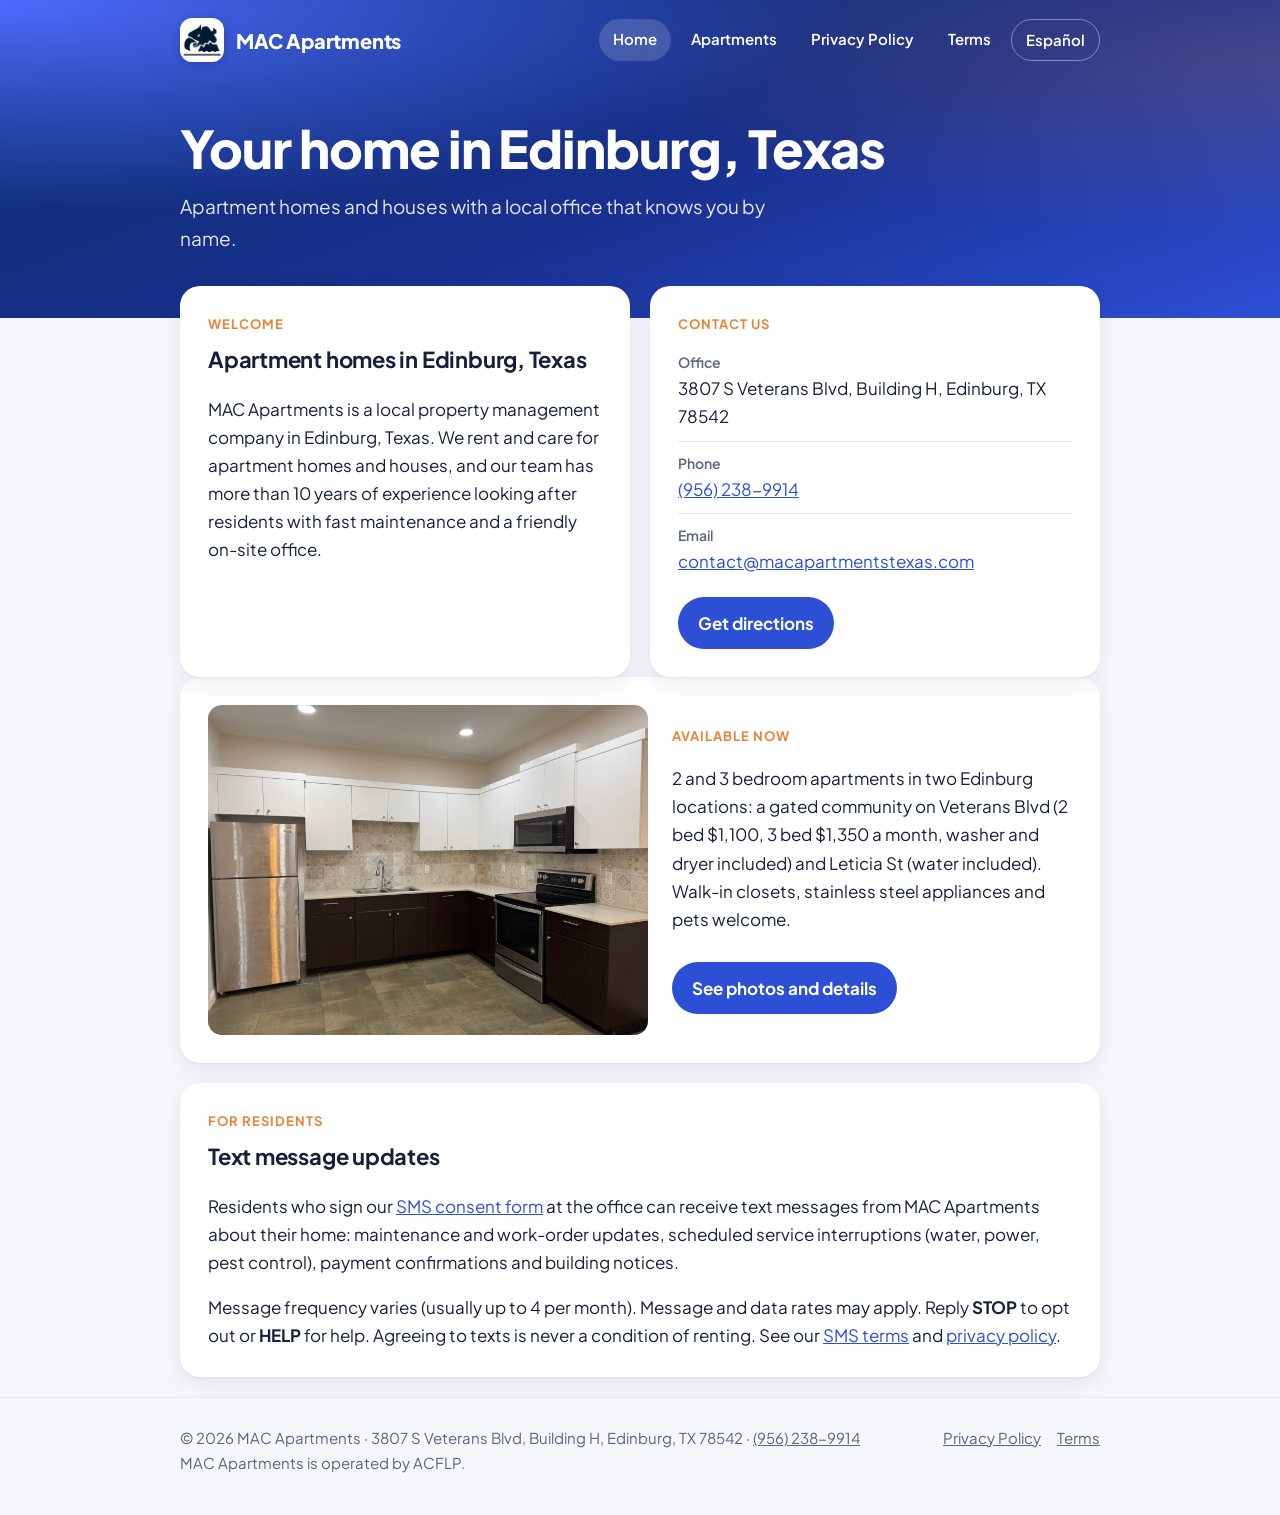
<file: index.html>
<!doctype html>
<html lang="en">
<head>
<meta charset="utf-8">
<meta name="viewport" content="width=device-width, initial-scale=1">
<title>MAC Apartments · Edinburg, Texas</title>
<meta name="description" content="Apartment homes in Edinburg, Texas. Office, phone and resident information.">
<link rel="icon" type="image/png" sizes="32x32" href="assets/favicon-32.png">
<link rel="icon" type="image/png" sizes="192x192" href="assets/icon.png">
<link rel="apple-touch-icon" href="assets/apple-touch-icon.png">
<link rel="preconnect" href="https://fonts.googleapis.com">
<link rel="preconnect" href="https://fonts.gstatic.com" crossorigin>
<link href="https://fonts.googleapis.com/css2?family=Plus+Jakarta+Sans:wght@400;600;700;800&display=swap" rel="stylesheet">
<link rel="stylesheet" href="assets/site.css">
<link rel="alternate" hreflang="es" href="es/index.html">
</head>
<body>
<header class="top">
  <div class="wrap">
    <nav class="nav">
      <a class="brand" href="index.html"><img src="assets/icon.png" alt="" width="40" height="40">MAC Apartments</a>
      <div class="links">
        <a href="index.html" aria-current="page">Home</a>
        <a href="apartments.html">Apartments</a>
        <a href="privacy.html">Privacy Policy</a>
        <a href="terms.html">Terms</a>
        <a class="lang" href="es/index.html" hreflang="es">Español</a>
      </div>
    </nav>
    <div class="hero">
      <h1>Your home in Edinburg, Texas</h1>
      <p>Apartment homes and houses with a local office that knows you by name.</p>
    </div>
  </div>
</header>
<main class="wrap lift">
  <div class="grid">
    <section class="card">
      <p class="eyebrow">Welcome</p>
      <h2>Apartment homes in Edinburg, Texas</h2>
      <p>MAC Apartments is a local property management company in Edinburg, Texas. We rent and care for apartment homes and houses, and our team has more than 10 years of experience looking after residents with fast maintenance and a friendly on-site office.</p>
    </section>
    <section class="card">
      <p class="eyebrow">Contact us</p>
      <ul class="contact">
      <li><strong>Office</strong>3807 S Veterans Blvd, Building H, Edinburg, TX 78542</li>
      <li><strong>Phone</strong><a href="tel:+19562389914">(956) 238-9914</a></li>
      <li><strong>Email</strong><a href="mailto:contact@macapartmentstexas.com">contact@macapartmentstexas.com</a></li>
    </ul>
    <a class="btn" href="https://www.google.com/maps/search/?api=1&query=3807+S+Veterans+Blvd+Edinburg+TX+78542" target="_blank" rel="noopener">Get directions</a>
    </section>
  </div>
  <section class="card teaser">
    <img src="assets/photos/kitchen.jpg" alt="Kitchen with stainless steel appliances" width="1600" height="1200">
    <div>
      <p class="eyebrow">Available now</p>
      <p>2 and 3 bedroom apartments in two Edinburg locations: a gated community on Veterans Blvd (2 bed $1,100, 3 bed $1,350 a month, washer and dryer included) and Leticia St (water included). Walk-in closets, stainless steel appliances and pets welcome.</p>
      <a class="btn" href="apartments.html">See photos and details</a>
    </div>
  </section>
  <section class="card">
    <p class="eyebrow">For residents</p>
    <h2>Text message updates</h2>
    <p>Residents who sign our <a href="sms-consent.html">SMS consent form</a> at the office can receive text messages from MAC Apartments about their home: maintenance and work-order updates, scheduled service interruptions (water, power, pest control), payment confirmations and building notices.</p>
    <p>Message frequency varies (usually up to 4 per month). Message and data rates may apply. Reply <strong>STOP</strong> to opt out or <strong>HELP</strong> for help. Agreeing to texts is never a condition of renting. See our <a href="terms.html">SMS terms</a> and <a href="privacy.html">privacy policy</a>.</p>
  </section>
</main>
<footer>
  <div class="wrap">
    <span>© 2026 MAC Apartments · 3807 S Veterans Blvd, Building H, Edinburg, TX 78542 · <a href="tel:+19562389914">(956) 238-9914</a><br>MAC Apartments is operated by ACFLP.</span>
    <nav><a href="privacy.html">Privacy Policy</a><a href="terms.html">Terms</a></nav>
  </div>
</footer>
</body>
</html>
</file>
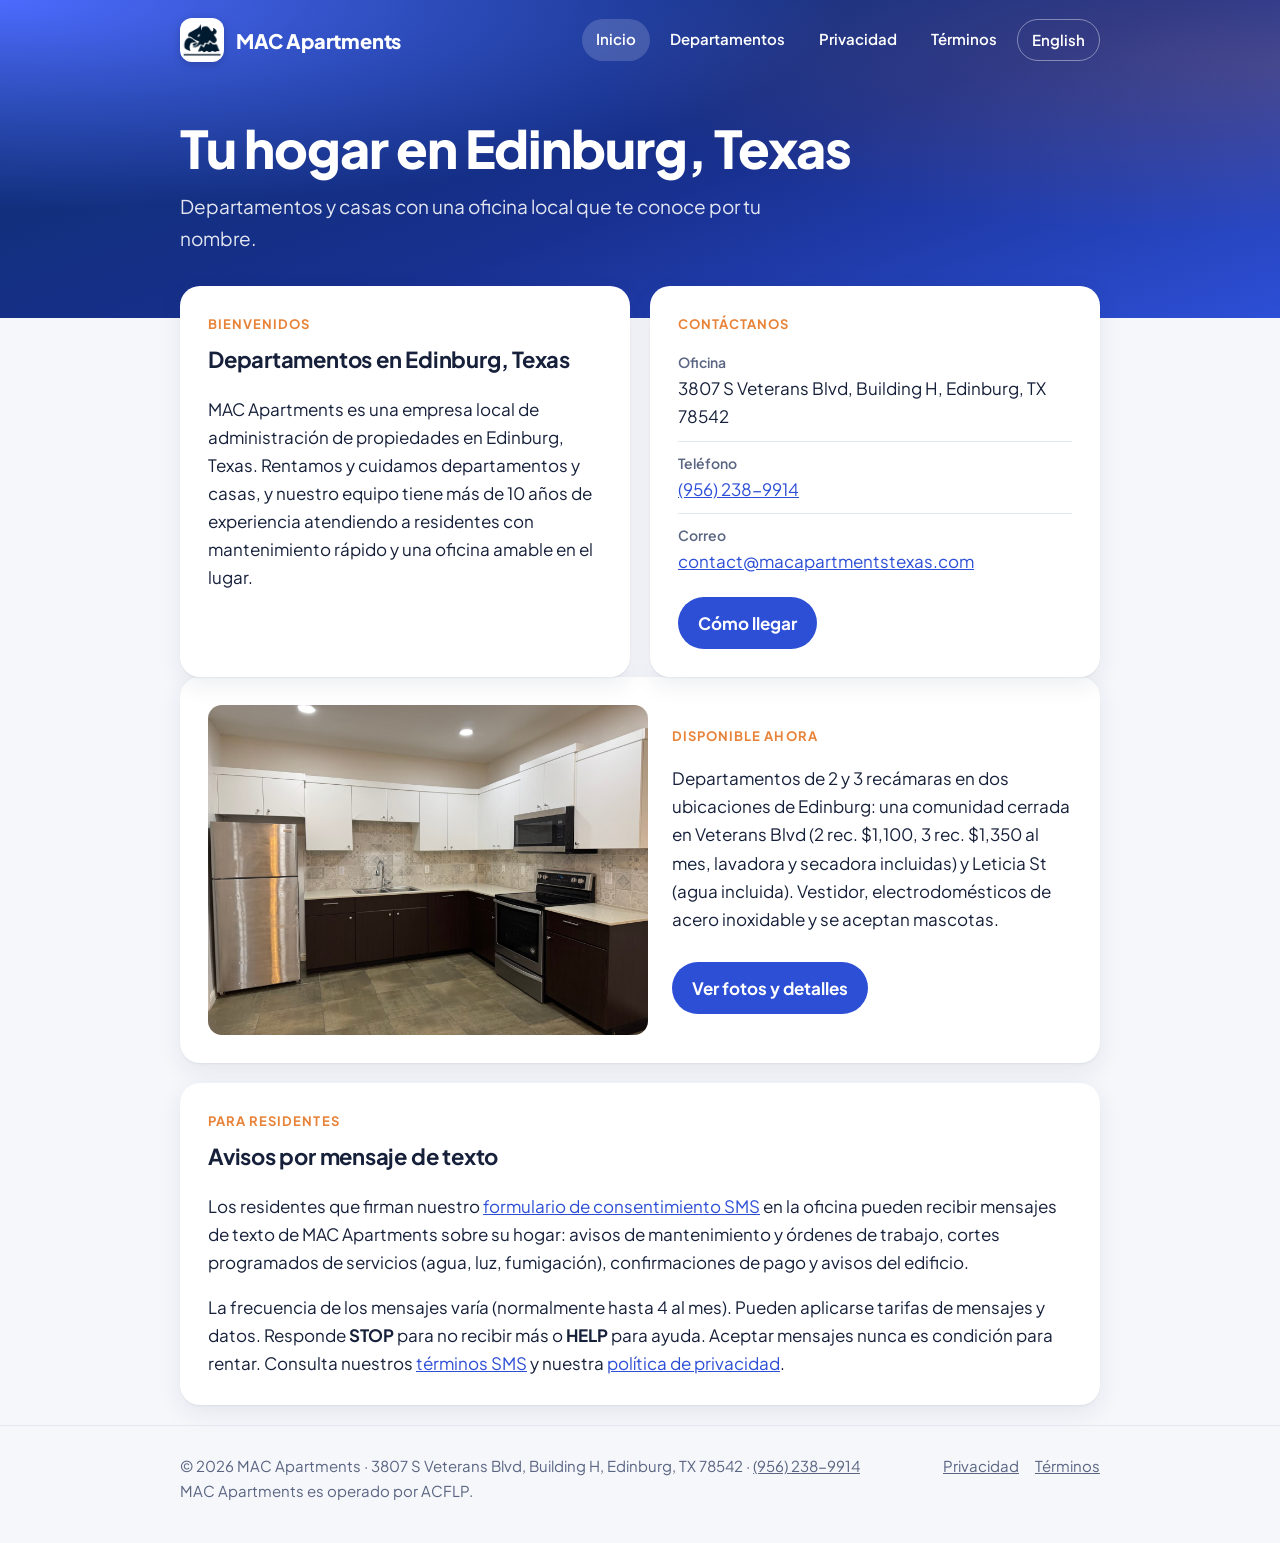
<file: es/index.html>
<!doctype html>
<html lang="es">
<head>
<meta charset="utf-8">
<meta name="viewport" content="width=device-width, initial-scale=1">
<title>MAC Apartments · Edinburg, Texas</title>
<meta name="description" content="Departamentos en Edinburg, Texas. Oficina, teléfono e información para residentes.">
<link rel="icon" type="image/png" sizes="32x32" href="../assets/favicon-32.png">
<link rel="icon" type="image/png" sizes="192x192" href="../assets/icon.png">
<link rel="apple-touch-icon" href="../assets/apple-touch-icon.png">
<link rel="preconnect" href="https://fonts.googleapis.com">
<link rel="preconnect" href="https://fonts.gstatic.com" crossorigin>
<link href="https://fonts.googleapis.com/css2?family=Plus+Jakarta+Sans:wght@400;600;700;800&display=swap" rel="stylesheet">
<link rel="stylesheet" href="../assets/site.css">
<link rel="alternate" hreflang="en" href="../index.html">
</head>
<body>
<header class="top">
  <div class="wrap">
    <nav class="nav">
      <a class="brand" href="index.html"><img src="../assets/icon.png" alt="" width="40" height="40">MAC Apartments</a>
      <div class="links">
        <a href="index.html" aria-current="page">Inicio</a>
        <a href="departamentos.html">Departamentos</a>
        <a href="privacidad.html">Privacidad</a>
        <a href="terminos.html">Términos</a>
        <a class="lang" href="../index.html" hreflang="en">English</a>
      </div>
    </nav>
    <div class="hero">
      <h1>Tu hogar en Edinburg, Texas</h1>
      <p>Departamentos y casas con una oficina local que te conoce por tu nombre.</p>
    </div>
  </div>
</header>
<main class="wrap lift">
  <div class="grid">
    <section class="card">
      <p class="eyebrow">Bienvenidos</p>
      <h2>Departamentos en Edinburg, Texas</h2>
      <p>MAC Apartments es una empresa local de administración de propiedades en Edinburg, Texas. Rentamos y cuidamos departamentos y casas, y nuestro equipo tiene más de 10 años de experiencia atendiendo a residentes con mantenimiento rápido y una oficina amable en el lugar.</p>
    </section>
    <section class="card">
      <p class="eyebrow">Contáctanos</p>
      <ul class="contact">
      <li><strong>Oficina</strong>3807 S Veterans Blvd, Building H, Edinburg, TX 78542</li>
      <li><strong>Teléfono</strong><a href="tel:+19562389914">(956) 238-9914</a></li>
      <li><strong>Correo</strong><a href="mailto:contact@macapartmentstexas.com">contact@macapartmentstexas.com</a></li>
    </ul>
    <a class="btn" href="https://www.google.com/maps/search/?api=1&query=3807+S+Veterans+Blvd+Edinburg+TX+78542" target="_blank" rel="noopener">Cómo llegar</a>
    </section>
  </div>
  <section class="card teaser">
    <img src="../assets/photos/kitchen.jpg" alt="Cocina con electrodomésticos de acero inoxidable" width="1600" height="1200">
    <div>
      <p class="eyebrow">Disponible ahora</p>
      <p>Departamentos de 2 y 3 recámaras en dos ubicaciones de Edinburg: una comunidad cerrada en Veterans Blvd (2 rec. $1,100, 3 rec. $1,350 al mes, lavadora y secadora incluidas) y Leticia St (agua incluida). Vestidor, electrodomésticos de acero inoxidable y se aceptan mascotas.</p>
      <a class="btn" href="departamentos.html">Ver fotos y detalles</a>
    </div>
  </section>
  <section class="card">
    <p class="eyebrow">Para residentes</p>
    <h2>Avisos por mensaje de texto</h2>
    <p>Los residentes que firman nuestro <a href="consentimiento-sms.html">formulario de consentimiento SMS</a> en la oficina pueden recibir mensajes de texto de MAC Apartments sobre su hogar: avisos de mantenimiento y órdenes de trabajo, cortes programados de servicios (agua, luz, fumigación), confirmaciones de pago y avisos del edificio.</p>
    <p>La frecuencia de los mensajes varía (normalmente hasta 4 al mes). Pueden aplicarse tarifas de mensajes y datos. Responde <strong>STOP</strong> para no recibir más o <strong>HELP</strong> para ayuda. Aceptar mensajes nunca es condición para rentar. Consulta nuestros <a href="terminos.html">términos SMS</a> y nuestra <a href="privacidad.html">política de privacidad</a>.</p>
  </section>
</main>
<footer>
  <div class="wrap">
    <span>© 2026 MAC Apartments · 3807 S Veterans Blvd, Building H, Edinburg, TX 78542 · <a href="tel:+19562389914">(956) 238-9914</a><br>MAC Apartments es operado por ACFLP.</span>
    <nav><a href="privacidad.html">Privacidad</a><a href="terminos.html">Términos</a></nav>
  </div>
</footer>
</body>
</html>
</file>
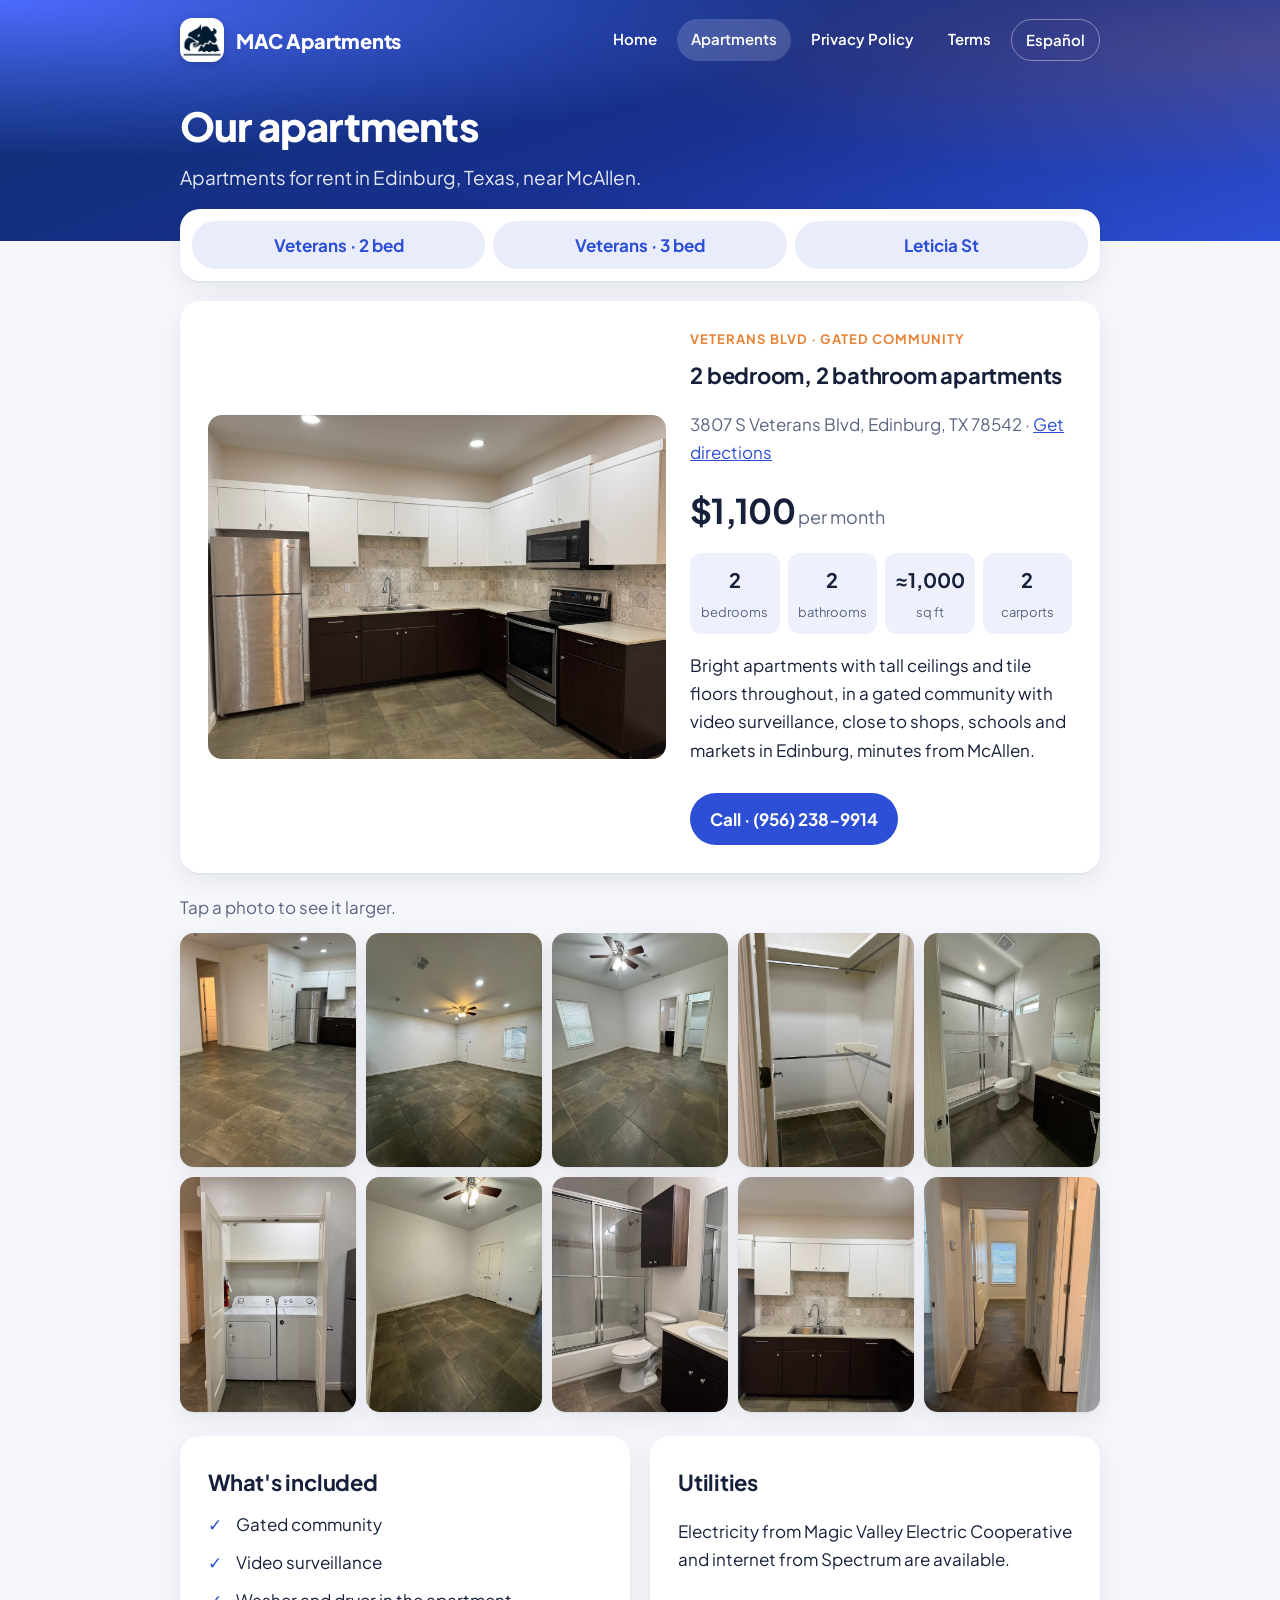
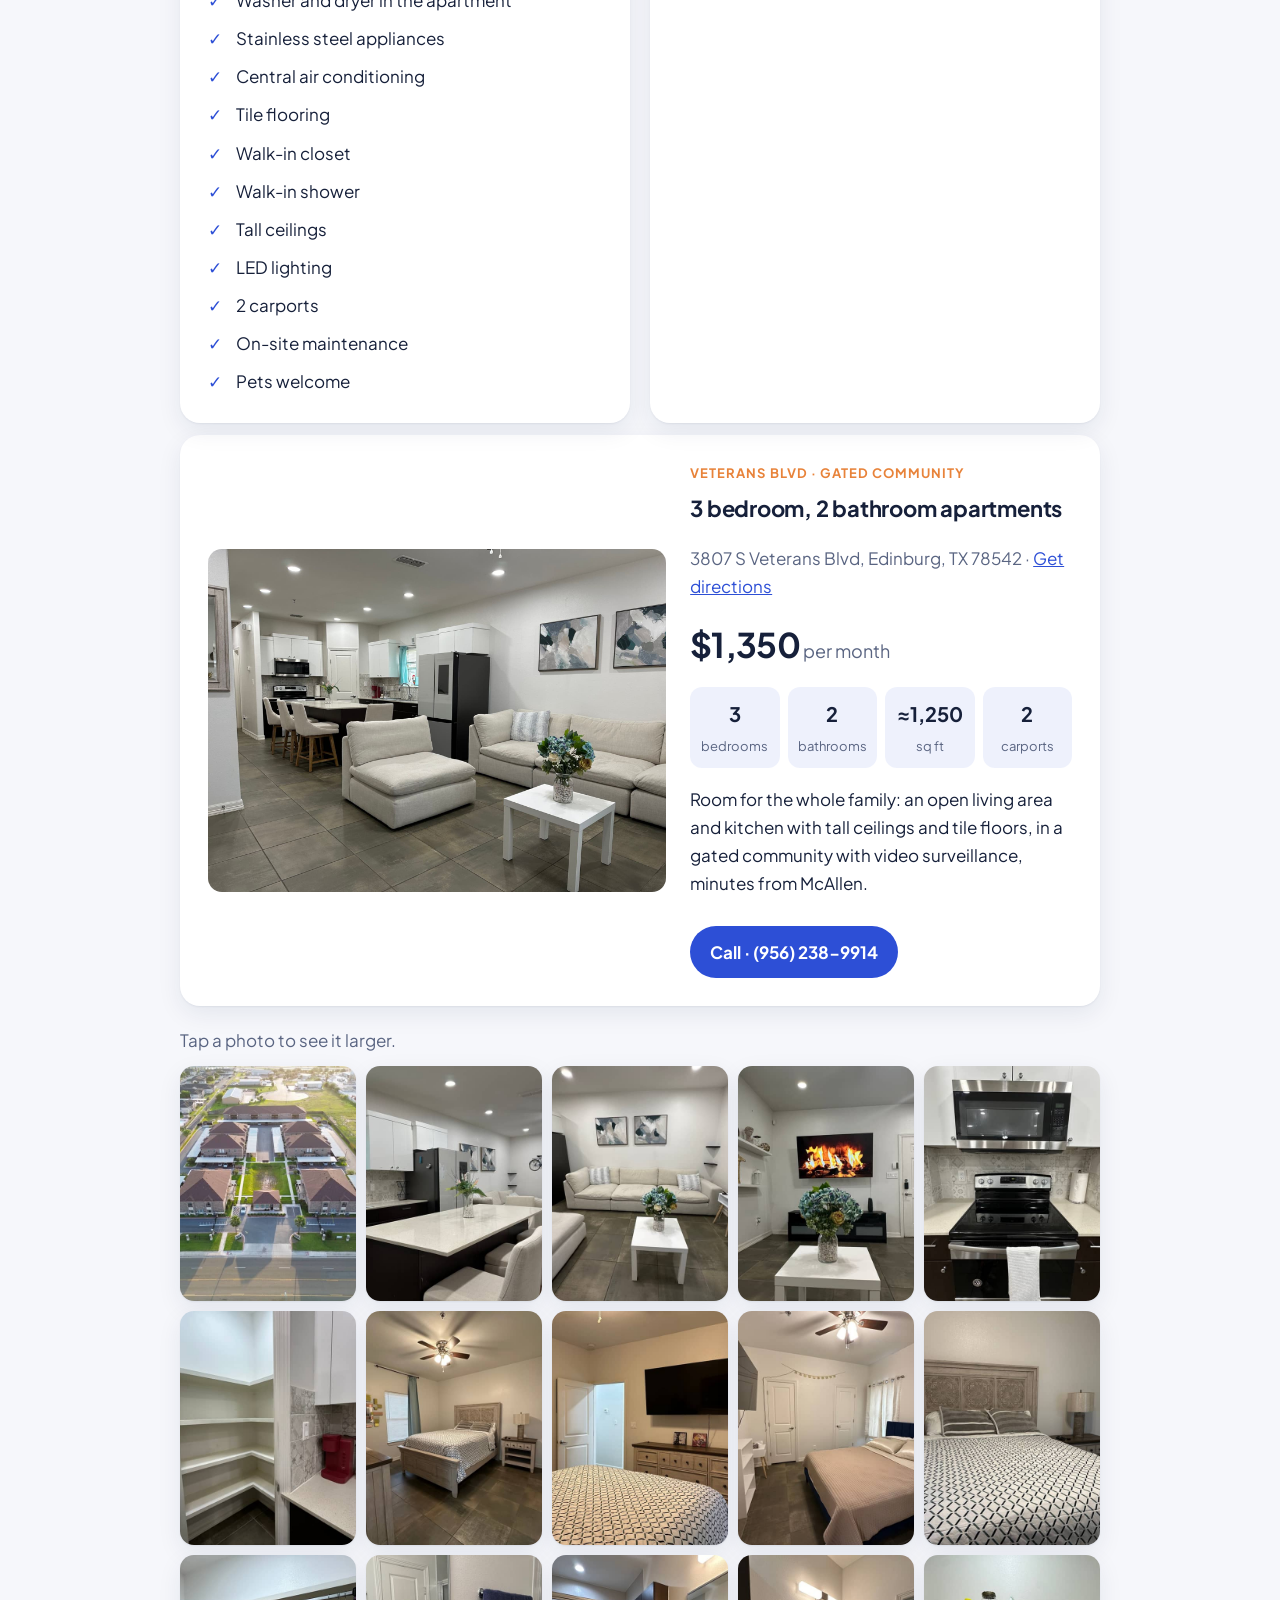
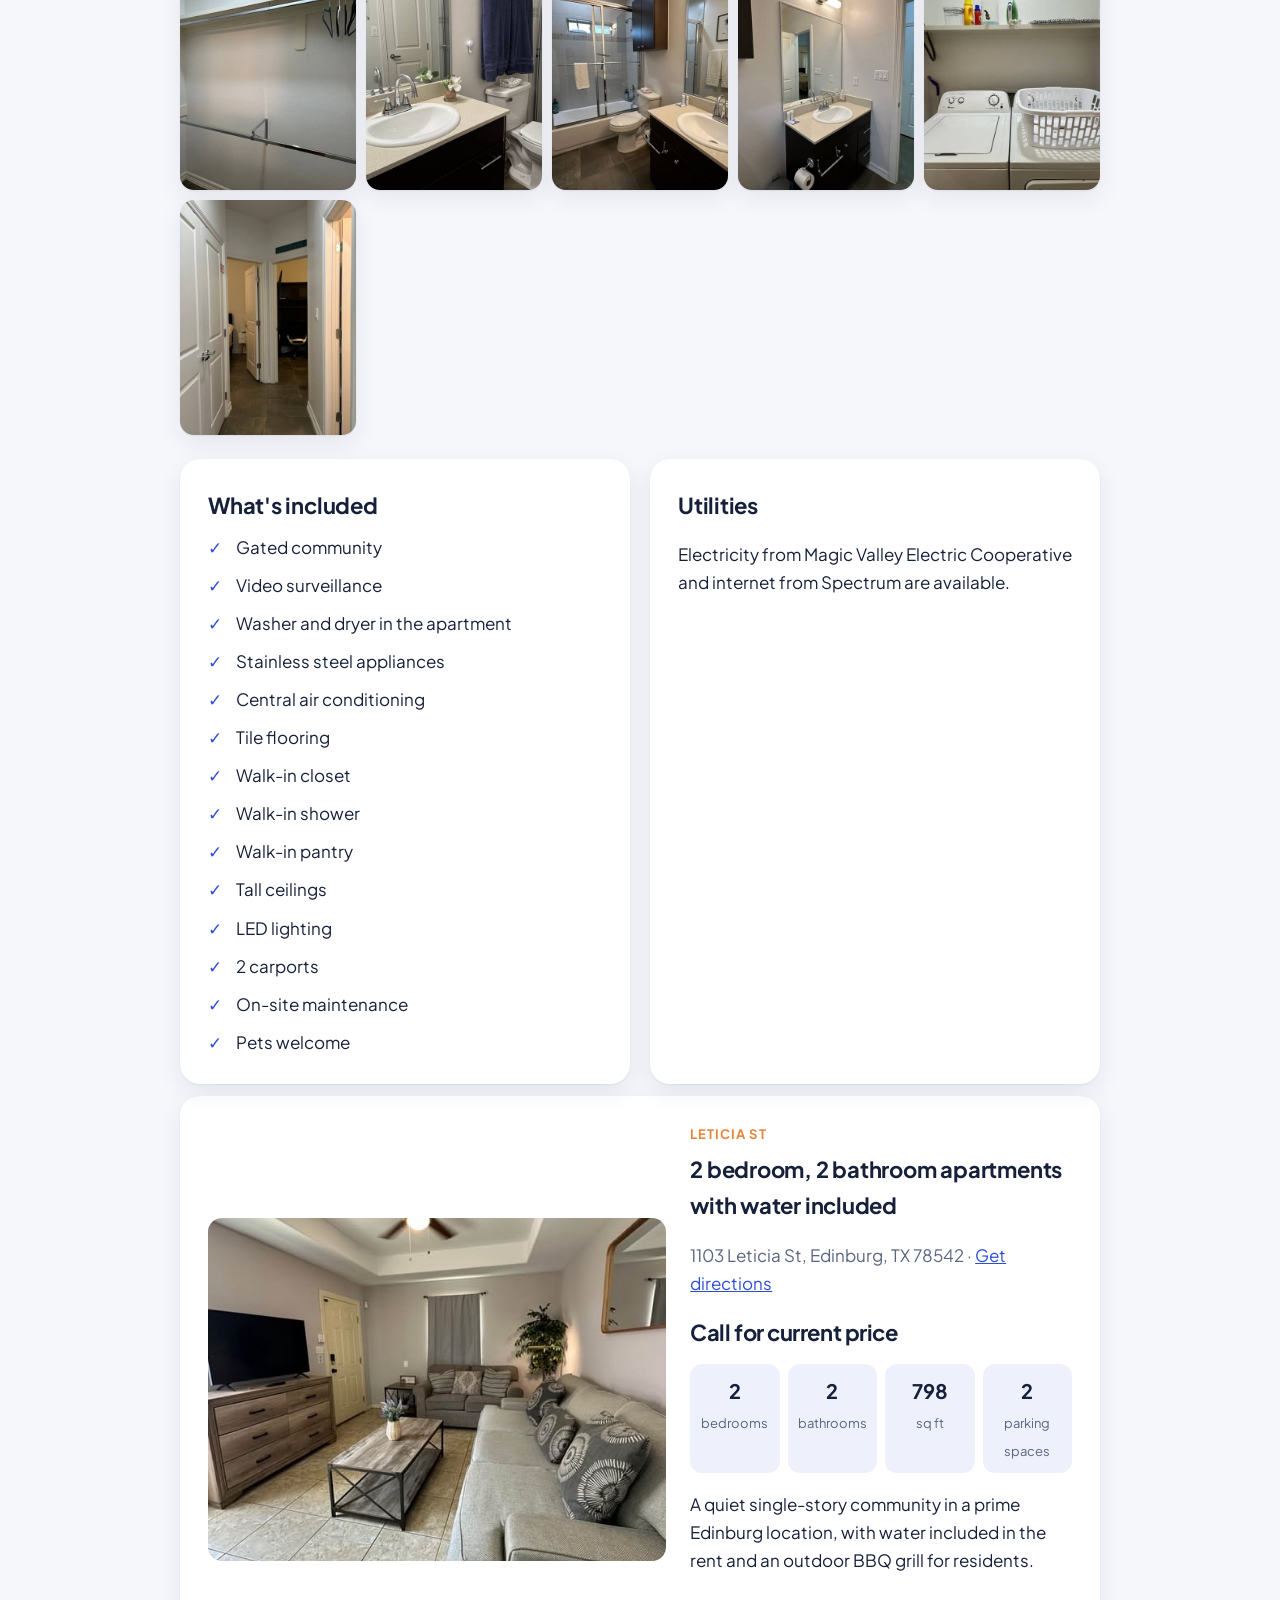
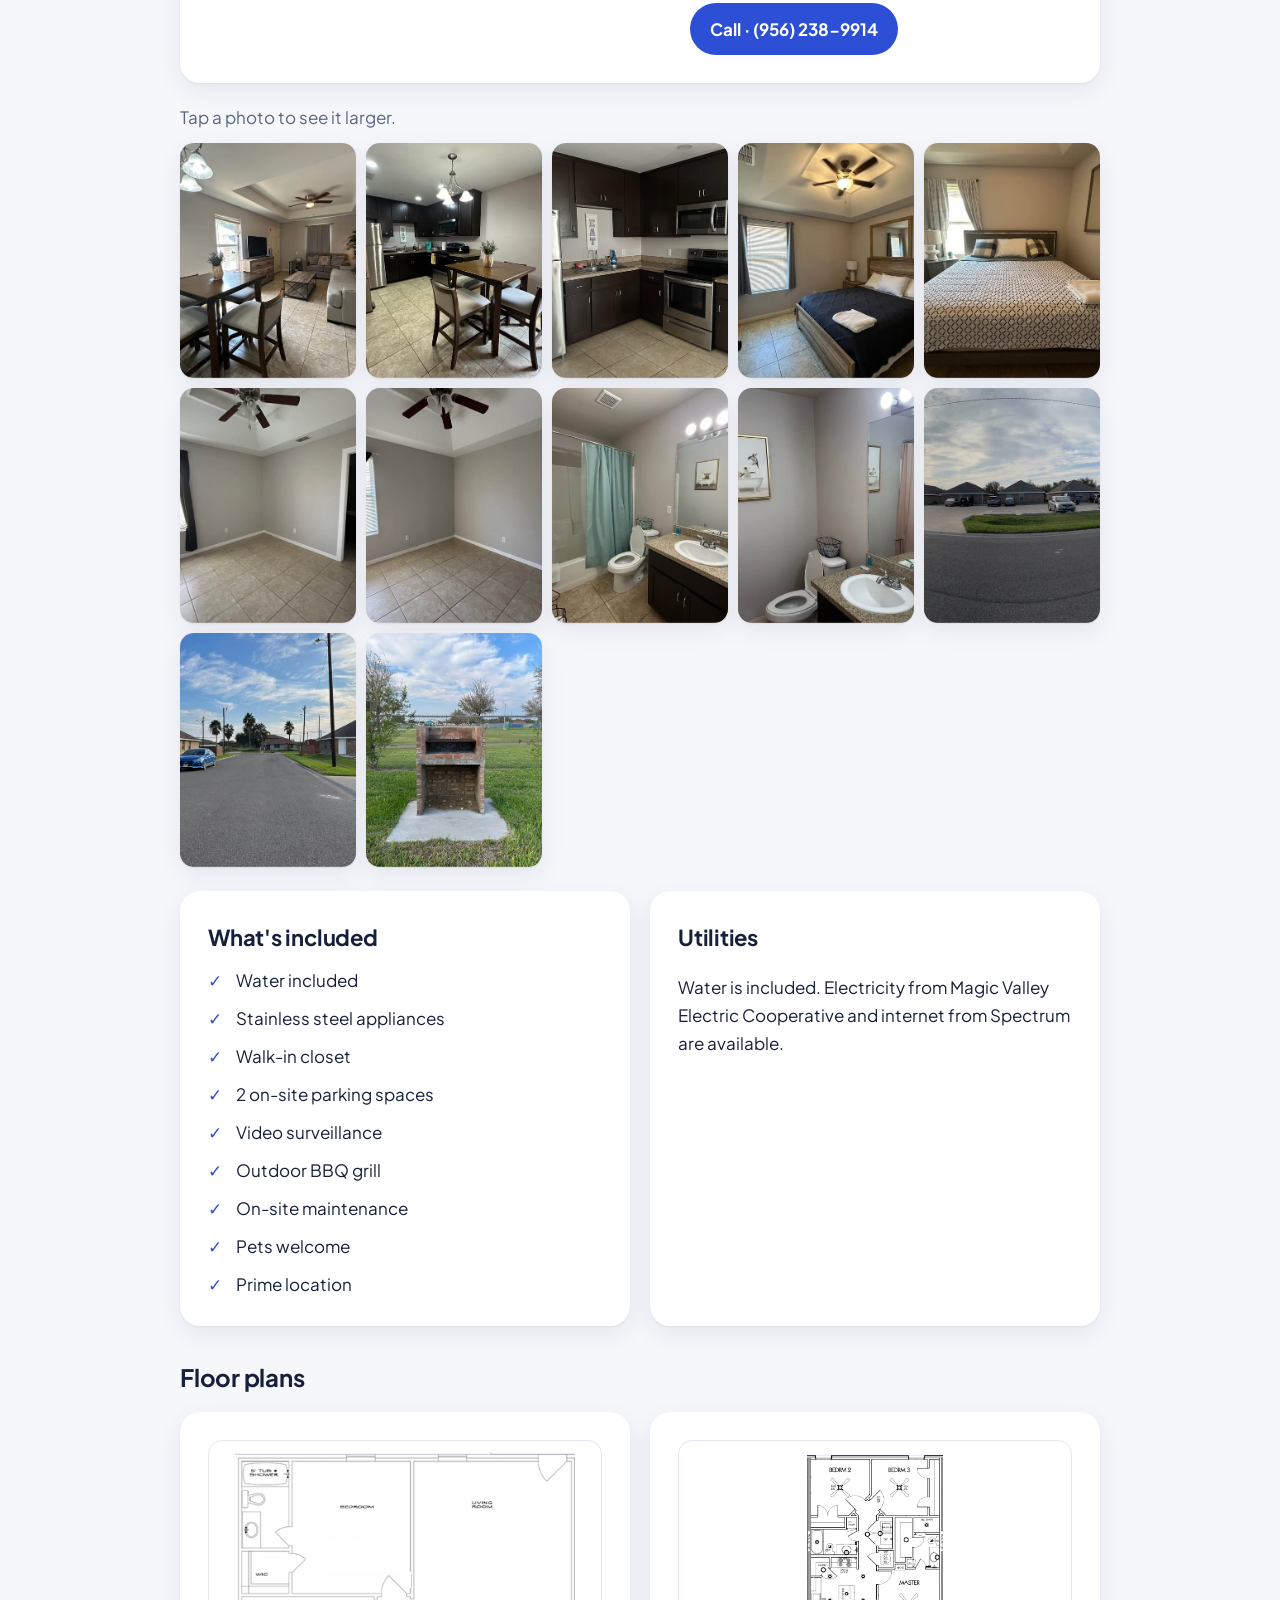
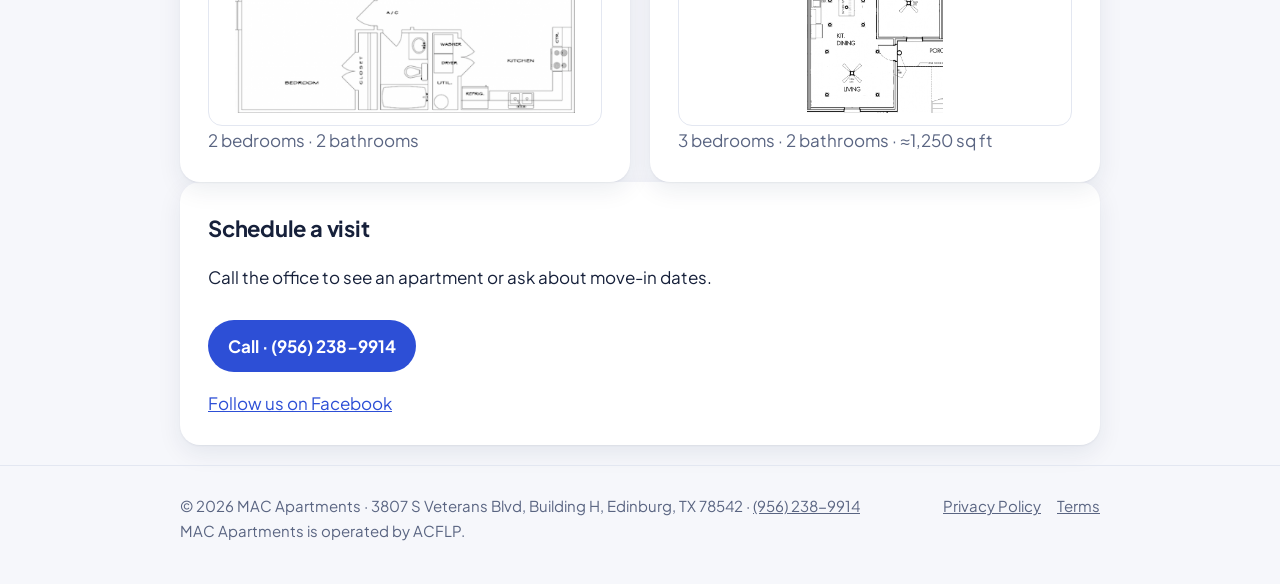
<file: apartments.html>
<!doctype html>
<html lang="en">
<head>
<meta charset="utf-8">
<meta name="viewport" content="width=device-width, initial-scale=1">
<title>Apartments · MAC Apartments</title>
<meta name="description" content="2 and 3 bedroom apartments for rent in Edinburg, Texas: gated community, washer and dryer included, from $1,100 a month. Photos, features and contact.">
<link rel="icon" type="image/png" sizes="32x32" href="assets/favicon-32.png">
<link rel="icon" type="image/png" sizes="192x192" href="assets/icon.png">
<link rel="apple-touch-icon" href="assets/apple-touch-icon.png">
<link rel="preconnect" href="https://fonts.googleapis.com">
<link rel="preconnect" href="https://fonts.gstatic.com" crossorigin>
<link href="https://fonts.googleapis.com/css2?family=Plus+Jakarta+Sans:wght@400;600;700;800&display=swap" rel="stylesheet">
<link rel="stylesheet" href="assets/site.css">
<link rel="alternate" hreflang="es" href="es/departamentos.html">
</head>
<body>
<header class="top">
  <div class="wrap">
    <nav class="nav">
      <a class="brand" href="index.html"><img src="assets/icon.png" alt="" width="40" height="40">MAC Apartments</a>
      <div class="links">
        <a href="index.html">Home</a>
        <a href="apartments.html" aria-current="page">Apartments</a>
        <a href="privacy.html">Privacy Policy</a>
        <a href="terms.html">Terms</a>
        <a class="lang" href="es/departamentos.html" hreflang="es">Español</a>
      </div>
    </nav>
    <div class="hero small">
      <h1>Our apartments</h1>
      <p>Apartments for rent in Edinburg, Texas, near McAllen.</p>
    </div>
  </div>
</header>
<main class="wrap lift">
  <nav class="jump card"><a href="#veterans-2">Veterans · 2 bed</a><a href="#veterans-3">Veterans · 3 bed</a><a href="#leticia">Leticia St</a></nav>
  <section class="card listing" id="veterans-2">
    <img class="cover" src="assets/photos/kitchen.jpg" alt="Kitchen with stainless steel appliances">
    <div>
      <p class="eyebrow">Veterans Blvd · Gated community</p>
      <h2>2 bedroom, 2 bathroom apartments</h2>
      <p class="muted">3807 S Veterans Blvd, Edinburg, TX 78542 · <a href="https://www.google.com/maps/search/?api=1&query=3807+S+Veterans+Blvd+Edinburg+TX+78542" target="_blank" rel="noopener">Get directions</a></p>
      <p class="price"><strong>$1,100</strong> per month</p>
      <div class="facts"><div class="fact"><strong>2</strong><span>bedrooms</span></div><div class="fact"><strong>2</strong><span>bathrooms</span></div><div class="fact"><strong>≈1,000</strong><span>sq ft</span></div><div class="fact"><strong>2</strong><span>carports</span></div></div>
      <p>Bright apartments with tall ceilings and tile floors throughout, in a gated community with video surveillance, close to shops, schools and markets in Edinburg, minutes from McAllen.</p>
      <a class="btn" href="tel:+19562389914">Call · (956) 238-9914</a>
    </div>
  </section>
  <p class="muted gallery-note">Tap a photo to see it larger.</p>
  <div class="gallery"><a href="assets/photos/living-kitchen.jpg" target="_blank" rel="noopener"><img src="assets/photos/living-kitchen-sm.jpg" alt="Open living area and kitchen" loading="lazy"></a><a href="assets/photos/living-room.jpg" target="_blank" rel="noopener"><img src="assets/photos/living-room-sm.jpg" alt="Living room with ceiling fan" loading="lazy"></a><a href="assets/photos/main-bedroom.jpg" target="_blank" rel="noopener"><img src="assets/photos/main-bedroom-sm.jpg" alt="Main bedroom with private bathroom and walk-in closet" loading="lazy"></a><a href="assets/photos/walk-in-closet.jpg" target="_blank" rel="noopener"><img src="assets/photos/walk-in-closet-sm.jpg" alt="Walk-in closet" loading="lazy"></a><a href="assets/photos/walk-in-shower.jpg" target="_blank" rel="noopener"><img src="assets/photos/walk-in-shower-sm.jpg" alt="Main bathroom with walk-in shower" loading="lazy"></a><a href="assets/photos/washer-dryer.jpg" target="_blank" rel="noopener"><img src="assets/photos/washer-dryer-sm.jpg" alt="Washer and dryer in the apartment" loading="lazy"></a><a href="assets/photos/bedroom-2.jpg" target="_blank" rel="noopener"><img src="assets/photos/bedroom-2-sm.jpg" alt="Second bedroom" loading="lazy"></a><a href="assets/photos/bathroom-2.jpg" target="_blank" rel="noopener"><img src="assets/photos/bathroom-2-sm.jpg" alt="Second bathroom with tub" loading="lazy"></a><a href="assets/photos/kitchen-sink.jpg" target="_blank" rel="noopener"><img src="assets/photos/kitchen-sink-sm.jpg" alt="Kitchen sink and backsplash" loading="lazy"></a><a href="assets/photos/hallway.jpg" target="_blank" rel="noopener"><img src="assets/photos/hallway-sm.jpg" alt="Hallway to the bedrooms" loading="lazy"></a></div>
  <div class="grid">
    <section class="card">
      <h2>What's included</h2>
      <ul class="features"><li>Gated community</li><li>Video surveillance</li><li>Washer and dryer in the apartment</li><li>Stainless steel appliances</li><li>Central air conditioning</li><li>Tile flooring</li><li>Walk-in closet</li><li>Walk-in shower</li><li>Tall ceilings</li><li>LED lighting</li><li>2 carports</li><li>On-site maintenance</li><li>Pets welcome</li></ul>
    </section>
    <section class="card">
      <h2>Utilities</h2>
      <p>Electricity from Magic Valley Electric Cooperative and internet from Spectrum are available.</p>
    </section>
  </div>
  <section class="card listing" id="veterans-3">
    <img class="cover" src="assets/photos/v3-open-living.jpg" alt="Open living room and kitchen">
    <div>
      <p class="eyebrow">Veterans Blvd · Gated community</p>
      <h2>3 bedroom, 2 bathroom apartments</h2>
      <p class="muted">3807 S Veterans Blvd, Edinburg, TX 78542 · <a href="https://www.google.com/maps/search/?api=1&query=3807+S+Veterans+Blvd+Edinburg+TX+78542" target="_blank" rel="noopener">Get directions</a></p>
      <p class="price"><strong>$1,350</strong> per month</p>
      <div class="facts"><div class="fact"><strong>3</strong><span>bedrooms</span></div><div class="fact"><strong>2</strong><span>bathrooms</span></div><div class="fact"><strong>≈1,250</strong><span>sq ft</span></div><div class="fact"><strong>2</strong><span>carports</span></div></div>
      <p>Room for the whole family: an open living area and kitchen with tall ceilings and tile floors, in a gated community with video surveillance, minutes from McAllen.</p>
      <a class="btn" href="tel:+19562389914">Call · (956) 238-9914</a>
    </div>
  </section>
  <p class="muted gallery-note">Tap a photo to see it larger.</p>
  <div class="gallery"><a href="assets/photos/v3-aerial.jpg" target="_blank" rel="noopener"><img src="assets/photos/v3-aerial-sm.jpg" alt="Aerial view of the gated community" loading="lazy"></a><a href="assets/photos/v3-kitchen-island.jpg" target="_blank" rel="noopener"><img src="assets/photos/v3-kitchen-island-sm.jpg" alt="Kitchen island with seating" loading="lazy"></a><a href="assets/photos/v3-living-room.jpg" target="_blank" rel="noopener"><img src="assets/photos/v3-living-room-sm.jpg" alt="Living room" loading="lazy"></a><a href="assets/photos/v3-living-tv.jpg" target="_blank" rel="noopener"><img src="assets/photos/v3-living-tv-sm.jpg" alt="Living room with tall ceilings" loading="lazy"></a><a href="assets/photos/v3-stove.jpg" target="_blank" rel="noopener"><img src="assets/photos/v3-stove-sm.jpg" alt="Stainless steel range and microwave" loading="lazy"></a><a href="assets/photos/v3-pantry.jpg" target="_blank" rel="noopener"><img src="assets/photos/v3-pantry-sm.jpg" alt="Walk-in pantry" loading="lazy"></a><a href="assets/photos/v3-main-bedroom.jpg" target="_blank" rel="noopener"><img src="assets/photos/v3-main-bedroom-sm.jpg" alt="Main bedroom" loading="lazy"></a><a href="assets/photos/v3-main-bedroom-tv.jpg" target="_blank" rel="noopener"><img src="assets/photos/v3-main-bedroom-tv-sm.jpg" alt="Main bedroom with built-in shelves" loading="lazy"></a><a href="assets/photos/v3-bedroom-2.jpg" target="_blank" rel="noopener"><img src="assets/photos/v3-bedroom-2-sm.jpg" alt="Second bedroom" loading="lazy"></a><a href="assets/photos/v3-bedroom-3.jpg" target="_blank" rel="noopener"><img src="assets/photos/v3-bedroom-3-sm.jpg" alt="Third bedroom" loading="lazy"></a><a href="assets/photos/v3-walk-in-closet.jpg" target="_blank" rel="noopener"><img src="assets/photos/v3-walk-in-closet-sm.jpg" alt="Walk-in closet" loading="lazy"></a><a href="assets/photos/v3-walk-in-shower.jpg" target="_blank" rel="noopener"><img src="assets/photos/v3-walk-in-shower-sm.jpg" alt="Bathroom with walk-in shower" loading="lazy"></a><a href="assets/photos/v3-bathroom-2.jpg" target="_blank" rel="noopener"><img src="assets/photos/v3-bathroom-2-sm.jpg" alt="Second bathroom with tub" loading="lazy"></a><a href="assets/photos/v3-vanity.jpg" target="_blank" rel="noopener"><img src="assets/photos/v3-vanity-sm.jpg" alt="Bathroom vanity" loading="lazy"></a><a href="assets/photos/v3-washer-dryer.jpg" target="_blank" rel="noopener"><img src="assets/photos/v3-washer-dryer-sm.jpg" alt="Washer and dryer in the apartment" loading="lazy"></a><a href="assets/photos/v3-hallway.jpg" target="_blank" rel="noopener"><img src="assets/photos/v3-hallway-sm.jpg" alt="Hallway to the bedrooms" loading="lazy"></a></div>
  <div class="grid">
    <section class="card">
      <h2>What's included</h2>
      <ul class="features"><li>Gated community</li><li>Video surveillance</li><li>Washer and dryer in the apartment</li><li>Stainless steel appliances</li><li>Central air conditioning</li><li>Tile flooring</li><li>Walk-in closet</li><li>Walk-in shower</li><li>Walk-in pantry</li><li>Tall ceilings</li><li>LED lighting</li><li>2 carports</li><li>On-site maintenance</li><li>Pets welcome</li></ul>
    </section>
    <section class="card">
      <h2>Utilities</h2>
      <p>Electricity from Magic Valley Electric Cooperative and internet from Spectrum are available.</p>
    </section>
  </div>
  <section class="card listing" id="leticia">
    <img class="cover" src="assets/photos/leticia-living-room.jpg" alt="Living room">
    <div>
      <p class="eyebrow">Leticia St</p>
      <h2>2 bedroom, 2 bathroom apartments with water included</h2>
      <p class="muted">1103 Leticia St, Edinburg, TX 78542 · <a href="https://www.google.com/maps/search/?api=1&query=1103+Leticia+St+Edinburg+TX+78542" target="_blank" rel="noopener">Get directions</a></p>
      <p class="price"><strong class="ask">Call for current price</strong></p>
      <div class="facts"><div class="fact"><strong>2</strong><span>bedrooms</span></div><div class="fact"><strong>2</strong><span>bathrooms</span></div><div class="fact"><strong>798</strong><span>sq ft</span></div><div class="fact"><strong>2</strong><span>parking spaces</span></div></div>
      <p>A quiet single-story community in a prime Edinburg location, with water included in the rent and an outdoor BBQ grill for residents.</p>
      <a class="btn" href="tel:+19562389914">Call · (956) 238-9914</a>
    </div>
  </section>
  <p class="muted gallery-note">Tap a photo to see it larger.</p>
  <div class="gallery"><a href="assets/photos/leticia-living-dining.jpg" target="_blank" rel="noopener"><img src="assets/photos/leticia-living-dining.jpg" alt="Living and dining area" loading="lazy"></a><a href="assets/photos/leticia-dining-kitchen.jpg" target="_blank" rel="noopener"><img src="assets/photos/leticia-dining-kitchen.jpg" alt="Dining area and kitchen" loading="lazy"></a><a href="assets/photos/leticia-kitchen.jpg" target="_blank" rel="noopener"><img src="assets/photos/leticia-kitchen.jpg" alt="Kitchen with stainless steel appliances" loading="lazy"></a><a href="assets/photos/leticia-main-bedroom.jpg" target="_blank" rel="noopener"><img src="assets/photos/leticia-main-bedroom.jpg" alt="Main bedroom" loading="lazy"></a><a href="assets/photos/leticia-bedroom-furnished.jpg" target="_blank" rel="noopener"><img src="assets/photos/leticia-bedroom-furnished.jpg" alt="Second bedroom" loading="lazy"></a><a href="assets/photos/leticia-bedroom-2.jpg" target="_blank" rel="noopener"><img src="assets/photos/leticia-bedroom-2.jpg" alt="Bedroom with ceiling fan" loading="lazy"></a><a href="assets/photos/leticia-bedroom-3.jpg" target="_blank" rel="noopener"><img src="assets/photos/leticia-bedroom-3.jpg" alt="Bedroom with tray ceiling" loading="lazy"></a><a href="assets/photos/leticia-bathroom.jpg" target="_blank" rel="noopener"><img src="assets/photos/leticia-bathroom.jpg" alt="Bathroom with tub" loading="lazy"></a><a href="assets/photos/leticia-bathroom-2.jpg" target="_blank" rel="noopener"><img src="assets/photos/leticia-bathroom-2.jpg" alt="Second bathroom" loading="lazy"></a><a href="assets/photos/leticia-complex.jpg" target="_blank" rel="noopener"><img src="assets/photos/leticia-complex.jpg" alt="The community and parking" loading="lazy"></a><a href="assets/photos/leticia-street.jpg" target="_blank" rel="noopener"><img src="assets/photos/leticia-street.jpg" alt="Quiet street inside the community" loading="lazy"></a><a href="assets/photos/leticia-bbq.jpg" target="_blank" rel="noopener"><img src="assets/photos/leticia-bbq.jpg" alt="Outdoor brick BBQ grill" loading="lazy"></a></div>
  <div class="grid">
    <section class="card">
      <h2>What's included</h2>
      <ul class="features"><li>Water included</li><li>Stainless steel appliances</li><li>Walk-in closet</li><li>2 on-site parking spaces</li><li>Video surveillance</li><li>Outdoor BBQ grill</li><li>On-site maintenance</li><li>Pets welcome</li><li>Prime location</li></ul>
    </section>
    <section class="card">
      <h2>Utilities</h2>
      <p>Water is included. Electricity from Magic Valley Electric Cooperative and internet from Spectrum are available.</p>
    </section>
  </div>
  <h2 class="section-title">Floor plans</h2>
  <div class="grid">
    <section class="card plan"><div class="plan-img"><img src="assets/plan-2-bed.png" alt="Floor plan of a 2-bedroom apartment" loading="lazy"></div><p class="muted">2 bedrooms · 2 bathrooms</p></section>
    <section class="card plan"><div class="plan-img"><img src="assets/plan-3-bed.png" alt="Floor plan of the 3-bedroom apartment" loading="lazy"></div><p class="muted">3 bedrooms · 2 bathrooms · ≈1,250 sq ft</p></section>
  </div>
  <section class="card">
    <h2>Schedule a visit</h2>
    <p>Call the office to see an apartment or ask about move-in dates.</p>
    <a class="btn" href="tel:+19562389914">Call · (956) 238-9914</a>
    <p><a href="https://www.facebook.com/MacApartmentsTexas/" target="_blank" rel="noopener">Follow us on Facebook</a></p>
  </section>
</main>
<footer>
  <div class="wrap">
    <span>© 2026 MAC Apartments · 3807 S Veterans Blvd, Building H, Edinburg, TX 78542 · <a href="tel:+19562389914">(956) 238-9914</a><br>MAC Apartments is operated by ACFLP.</span>
    <nav><a href="privacy.html">Privacy Policy</a><a href="terms.html">Terms</a></nav>
  </div>
</footer>
</body>
</html>
</file>
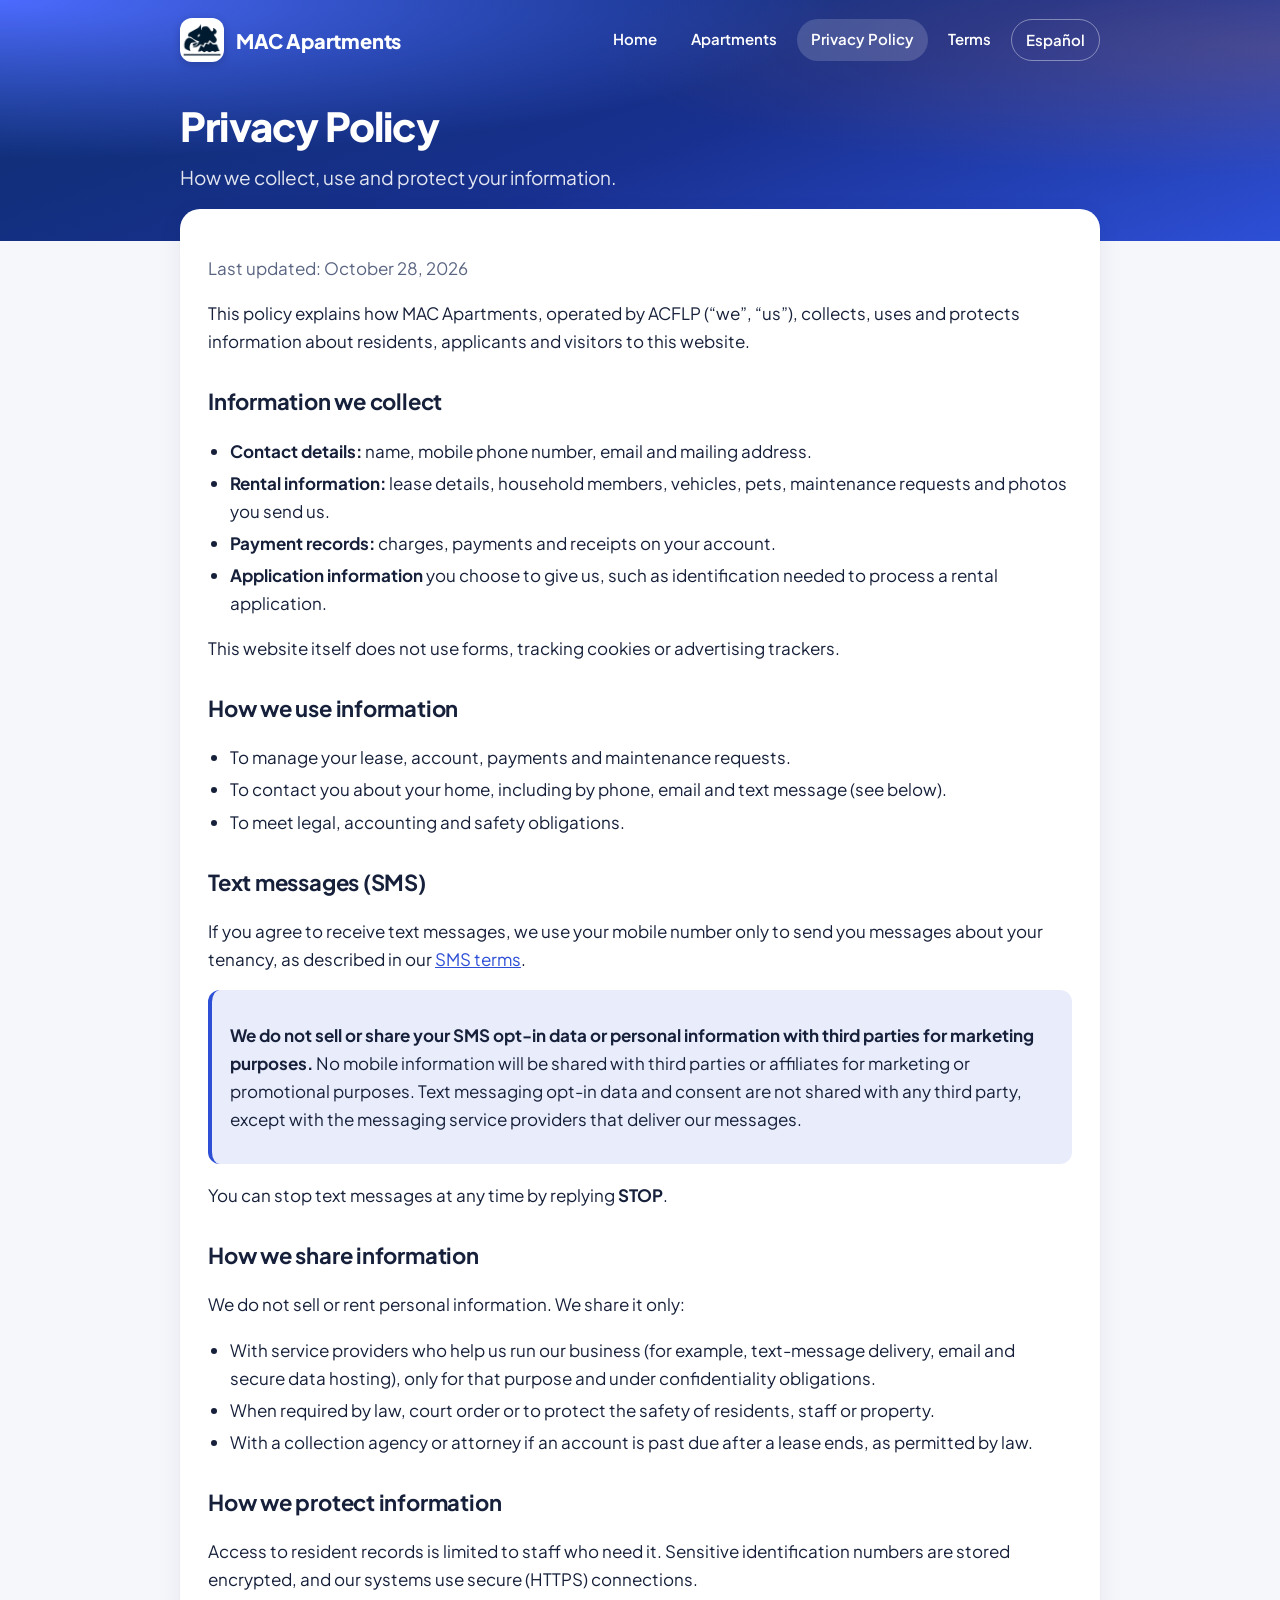
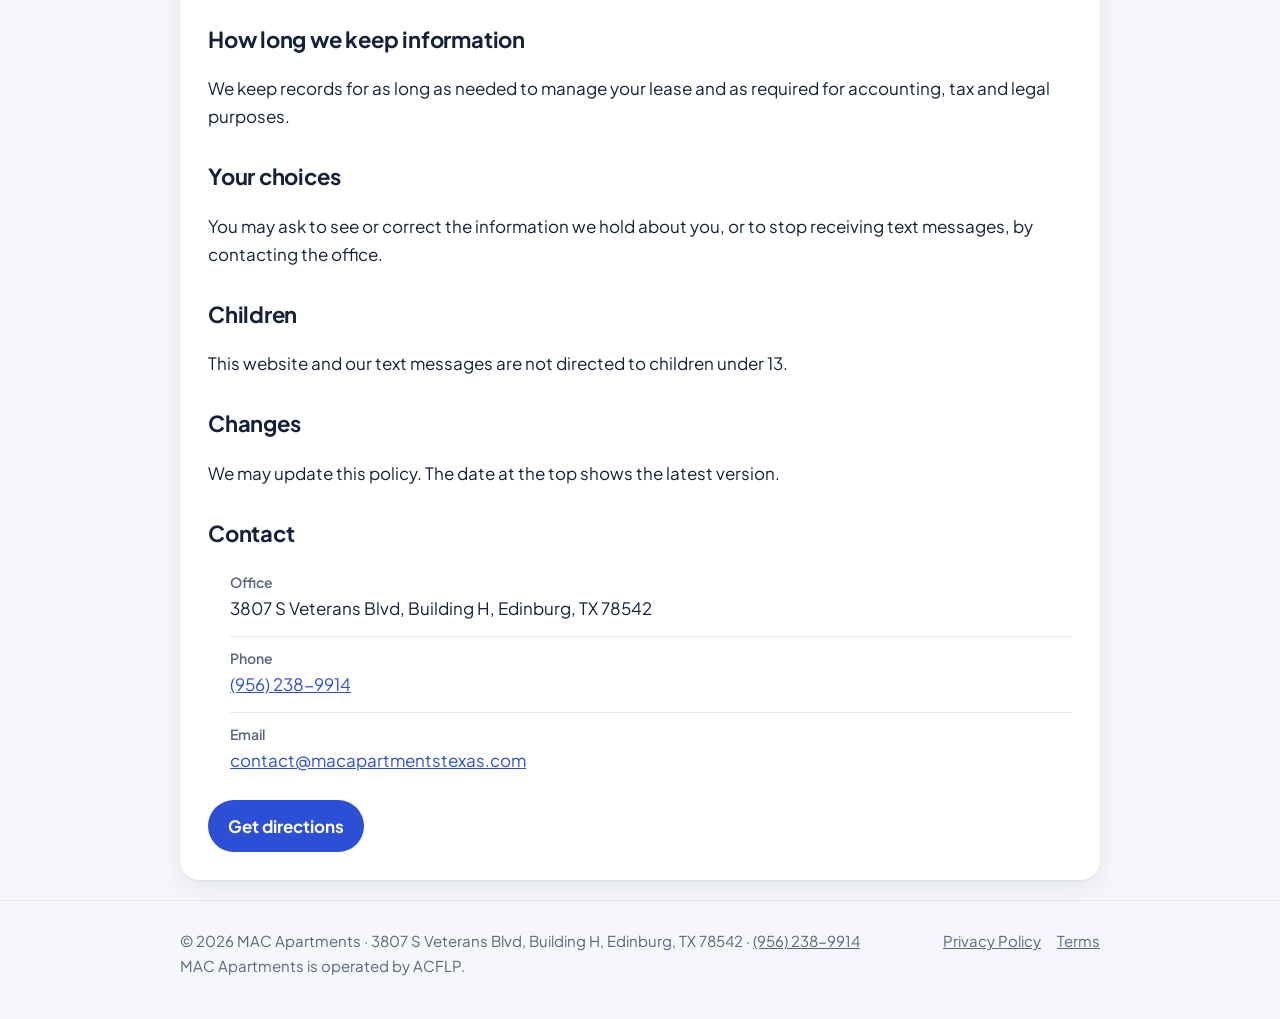
<file: privacy.html>
<!doctype html>
<html lang="en">
<head>
<meta charset="utf-8">
<meta name="viewport" content="width=device-width, initial-scale=1">
<title>Privacy Policy · MAC Apartments</title>
<meta name="description" content="How MAC Apartments collects, uses and protects resident information, including text messages.">
<link rel="icon" type="image/png" sizes="32x32" href="assets/favicon-32.png">
<link rel="icon" type="image/png" sizes="192x192" href="assets/icon.png">
<link rel="apple-touch-icon" href="assets/apple-touch-icon.png">
<link rel="preconnect" href="https://fonts.googleapis.com">
<link rel="preconnect" href="https://fonts.gstatic.com" crossorigin>
<link href="https://fonts.googleapis.com/css2?family=Plus+Jakarta+Sans:wght@400;600;700;800&display=swap" rel="stylesheet">
<link rel="stylesheet" href="assets/site.css">
<link rel="alternate" hreflang="es" href="es/privacidad.html">
</head>
<body>
<header class="top">
  <div class="wrap">
    <nav class="nav">
      <a class="brand" href="index.html"><img src="assets/icon.png" alt="" width="40" height="40">MAC Apartments</a>
      <div class="links">
        <a href="index.html">Home</a>
        <a href="apartments.html">Apartments</a>
        <a href="privacy.html" aria-current="page">Privacy Policy</a>
        <a href="terms.html">Terms</a>
        <a class="lang" href="es/privacidad.html" hreflang="es">Español</a>
      </div>
    </nav>
    <div class="hero small">
      <h1>Privacy Policy</h1>
      <p>How we collect, use and protect your information.</p>
    </div>
  </div>
</header>
<main class="wrap lift">
  <article class="card legal">
    <p class="muted">Last updated: October 28, 2026</p>
    <p>This policy explains how MAC Apartments, operated by ACFLP (“we”, “us”), collects, uses and protects information about residents, applicants and visitors to this website.</p>

    <h2>Information we collect</h2>
    <ul>
      <li><strong>Contact details:</strong> name, mobile phone number, email and mailing address.</li>
      <li><strong>Rental information:</strong> lease details, household members, vehicles, pets, maintenance requests and photos you send us.</li>
      <li><strong>Payment records:</strong> charges, payments and receipts on your account.</li>
      <li><strong>Application information</strong> you choose to give us, such as identification needed to process a rental application.</li>
    </ul>
    <p>This website itself does not use forms, tracking cookies or advertising trackers.</p>

    <h2>How we use information</h2>
    <ul>
      <li>To manage your lease, account, payments and maintenance requests.</li>
      <li>To contact you about your home, including by phone, email and text message (see below).</li>
      <li>To meet legal, accounting and safety obligations.</li>
    </ul>

    <h2>Text messages (SMS)</h2>
    <p>If you agree to receive text messages, we use your mobile number only to send you messages about your tenancy, as described in our <a href="terms.html">SMS terms</a>.</p>
    <div class="note">
      <p><strong>We do not sell or share your SMS opt-in data or personal information with third parties for marketing purposes.</strong> No mobile information will be shared with third parties or affiliates for marketing or promotional purposes. Text messaging opt-in data and consent are not shared with any third party, except with the messaging service providers that deliver our messages.</p>
    </div>
    <p>You can stop text messages at any time by replying <strong>STOP</strong>.</p>

    <h2>How we share information</h2>
    <p>We do not sell or rent personal information. We share it only:</p>
    <ul>
      <li>With service providers who help us run our business (for example, text-message delivery, email and secure data hosting), only for that purpose and under confidentiality obligations.</li>
      <li>When required by law, court order or to protect the safety of residents, staff or property.</li>
      <li>With a collection agency or attorney if an account is past due after a lease ends, as permitted by law.</li>
    </ul>

    <h2>How we protect information</h2>
    <p>Access to resident records is limited to staff who need it. Sensitive identification numbers are stored encrypted, and our systems use secure (HTTPS) connections.</p>

    <h2>How long we keep information</h2>
    <p>We keep records for as long as needed to manage your lease and as required for accounting, tax and legal purposes.</p>

    <h2>Your choices</h2>
    <p>You may ask to see or correct the information we hold about you, or to stop receiving text messages, by contacting the office.</p>

    <h2>Children</h2>
    <p>This website and our text messages are not directed to children under 13.</p>

    <h2>Changes</h2>
    <p>We may update this policy. The date at the top shows the latest version.</p>

    <h2>Contact</h2>
    <ul class="contact">
      <li><strong>Office</strong>3807 S Veterans Blvd, Building H, Edinburg, TX 78542</li>
      <li><strong>Phone</strong><a href="tel:+19562389914">(956) 238-9914</a></li>
      <li><strong>Email</strong><a href="mailto:contact@macapartmentstexas.com">contact@macapartmentstexas.com</a></li>
    </ul>
    <a class="btn" href="https://www.google.com/maps/search/?api=1&query=3807+S+Veterans+Blvd+Edinburg+TX+78542" target="_blank" rel="noopener">Get directions</a>
  </article>
</main>
<footer>
  <div class="wrap">
    <span>© 2026 MAC Apartments · 3807 S Veterans Blvd, Building H, Edinburg, TX 78542 · <a href="tel:+19562389914">(956) 238-9914</a><br>MAC Apartments is operated by ACFLP.</span>
    <nav><a href="privacy.html">Privacy Policy</a><a href="terms.html">Terms</a></nav>
  </div>
</footer>
</body>
</html>
</file>
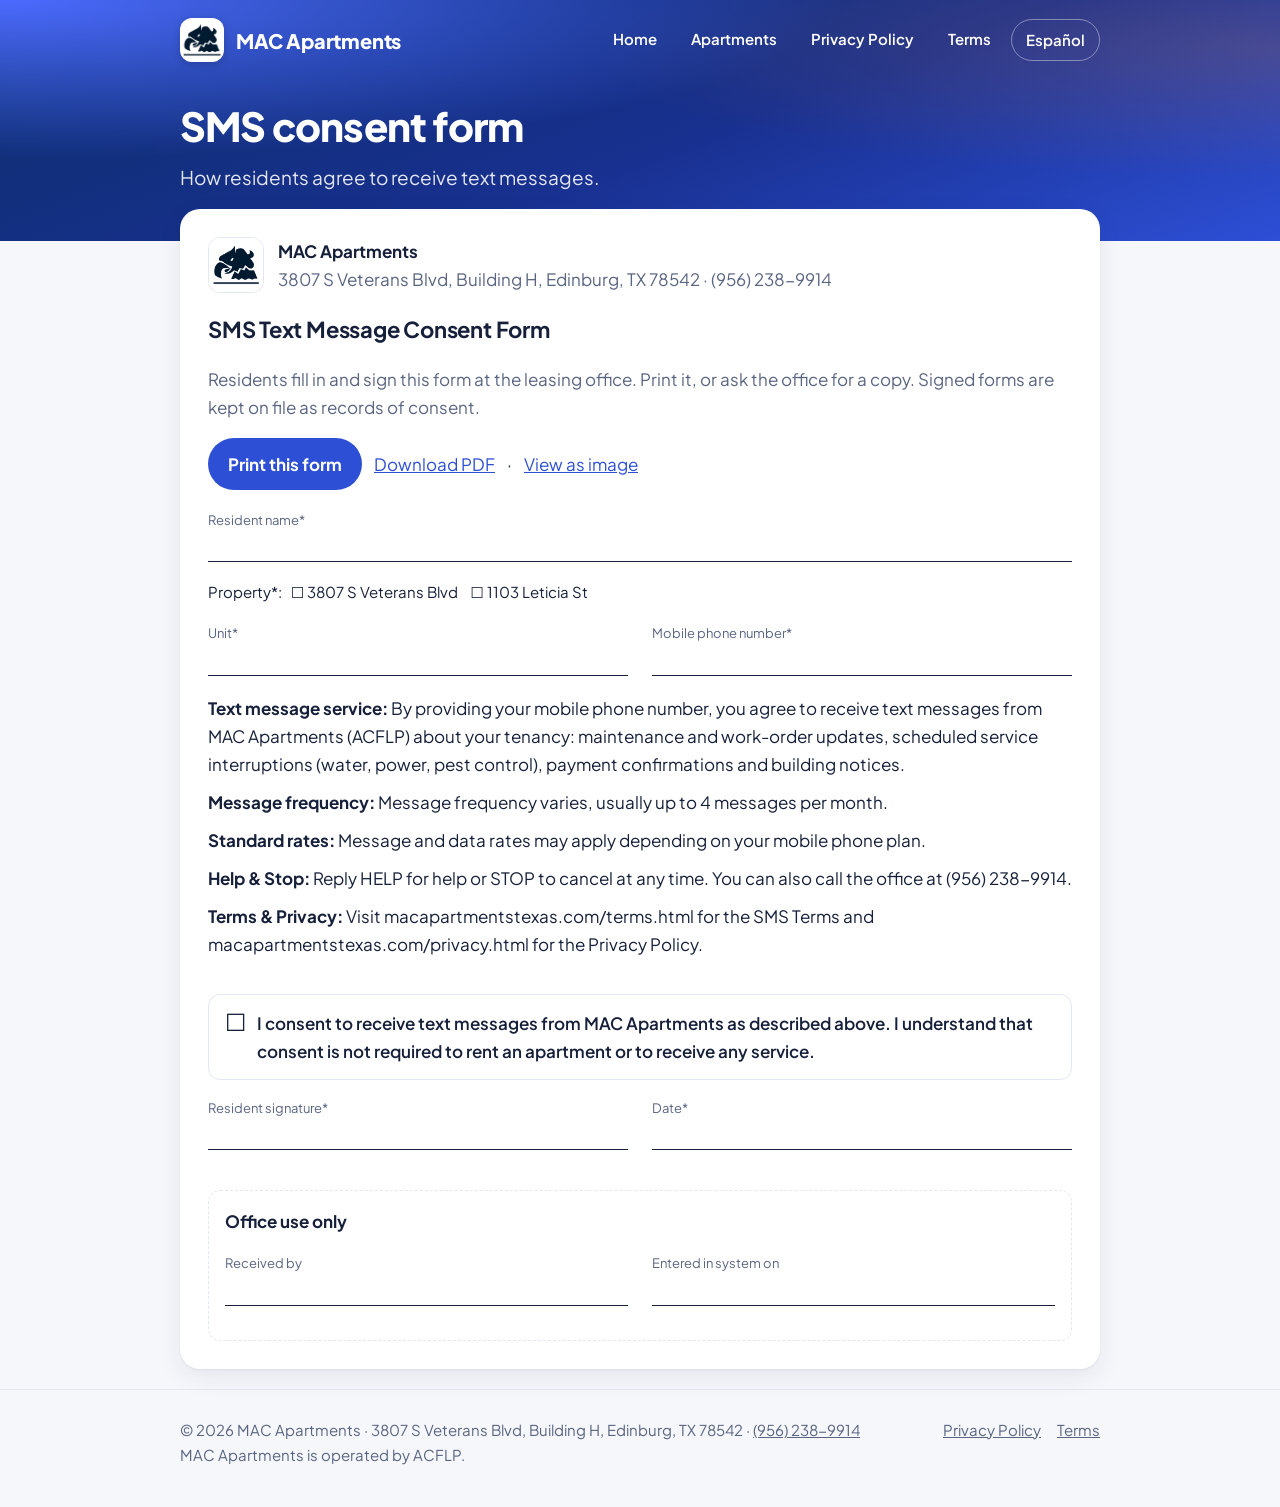
<file: sms-consent.html>
<!doctype html>
<html lang="en">
<head>
<meta charset="utf-8">
<meta name="viewport" content="width=device-width, initial-scale=1">
<title>SMS consent form · MAC Apartments</title>
<meta name="description" content="The form MAC Apartments residents sign to agree to receive text messages.">
<link rel="icon" type="image/png" sizes="32x32" href="assets/favicon-32.png">
<link rel="icon" type="image/png" sizes="192x192" href="assets/icon.png">
<link rel="apple-touch-icon" href="assets/apple-touch-icon.png">
<link rel="preconnect" href="https://fonts.googleapis.com">
<link rel="preconnect" href="https://fonts.gstatic.com" crossorigin>
<link href="https://fonts.googleapis.com/css2?family=Plus+Jakarta+Sans:wght@400;600;700;800&display=swap" rel="stylesheet">
<link rel="stylesheet" href="assets/site.css">
<link rel="alternate" hreflang="es" href="es/consentimiento-sms.html">
</head>
<body>
<header class="top">
  <div class="wrap">
    <nav class="nav">
      <a class="brand" href="index.html"><img src="assets/icon.png" alt="" width="40" height="40">MAC Apartments</a>
      <div class="links">
        <a href="index.html">Home</a>
        <a href="apartments.html">Apartments</a>
        <a href="privacy.html">Privacy Policy</a>
        <a href="terms.html">Terms</a>
        <a class="lang" href="es/consentimiento-sms.html" hreflang="es">Español</a>
      </div>
    </nav>
    <div class="hero small">
      <h1>SMS consent form</h1>
      <p>How residents agree to receive text messages.</p>
    </div>
  </div>
</header>
<main class="wrap lift">
  <article class="card consent">
    <div class="consent-head"><img src="assets/icon.png" alt="" width="56" height="56"><div><strong>MAC Apartments</strong><br><span class="muted">3807 S Veterans Blvd, Building H, Edinburg, TX 78542 · (956) 238-9914</span></div></div>
    <h2>SMS Text Message Consent Form</h2>
    <p class="muted no-print">Residents fill in and sign this form at the leasing office. Print it, or ask the office for a copy. Signed forms are kept on file as records of consent.</p>
    <p class="no-print actions"><button class="btn" type="button" onclick="window.print()">Print this form</button> <a href="assets/sms-consent-form.pdf">Download PDF</a> · <a href="assets/sms-consent-form.png">View as image</a></p>
    <div class="fields">
      <div class="line"><span>Resident name*</span></div>
      <p class="choice">Property*: &nbsp; ☐ 3807 S Veterans Blvd &nbsp;&nbsp; ☐ 1103 Leticia St</p>
      <div class="line half"><span>Unit*</span></div>
      <div class="line half"><span>Mobile phone number*</span></div>
    </div>
    <div class="terms"><p><strong>Text message service:</strong> By providing your mobile phone number, you agree to receive text messages from MAC Apartments (ACFLP) about your tenancy: maintenance and work-order updates, scheduled service interruptions (water, power, pest control), payment confirmations and building notices.</p><p><strong>Message frequency:</strong> Message frequency varies, usually up to 4 messages per month.</p><p><strong>Standard rates:</strong> Message and data rates may apply depending on your mobile phone plan.</p><p><strong>Help &amp; Stop:</strong> Reply HELP for help or STOP to cancel at any time. You can also call the office at (956) 238-9914.</p><p><strong>Terms &amp; Privacy:</strong> Visit macapartmentstexas.com/terms.html for the SMS Terms and macapartmentstexas.com/privacy.html for the Privacy Policy.</p></div>
    <p class="agree"><span class="box">☐</span> I consent to receive text messages from MAC Apartments as described above. I understand that consent is not required to rent an apartment or to receive any service.</p>
    <div class="fields">
      <div class="line half"><span>Resident signature*</span></div>
      <div class="line half"><span>Date*</span></div>
    </div>
    <div class="office"><strong>Office use only</strong>
      <div class="fields"><div class="line half"><span>Received by</span></div><div class="line half"><span>Entered in system on</span></div></div>
    </div>
  </article>
</main>
<footer>
  <div class="wrap">
    <span>© 2026 MAC Apartments · 3807 S Veterans Blvd, Building H, Edinburg, TX 78542 · <a href="tel:+19562389914">(956) 238-9914</a><br>MAC Apartments is operated by ACFLP.</span>
    <nav><a href="privacy.html">Privacy Policy</a><a href="terms.html">Terms</a></nav>
  </div>
</footer>
</body>
</html>
</file>
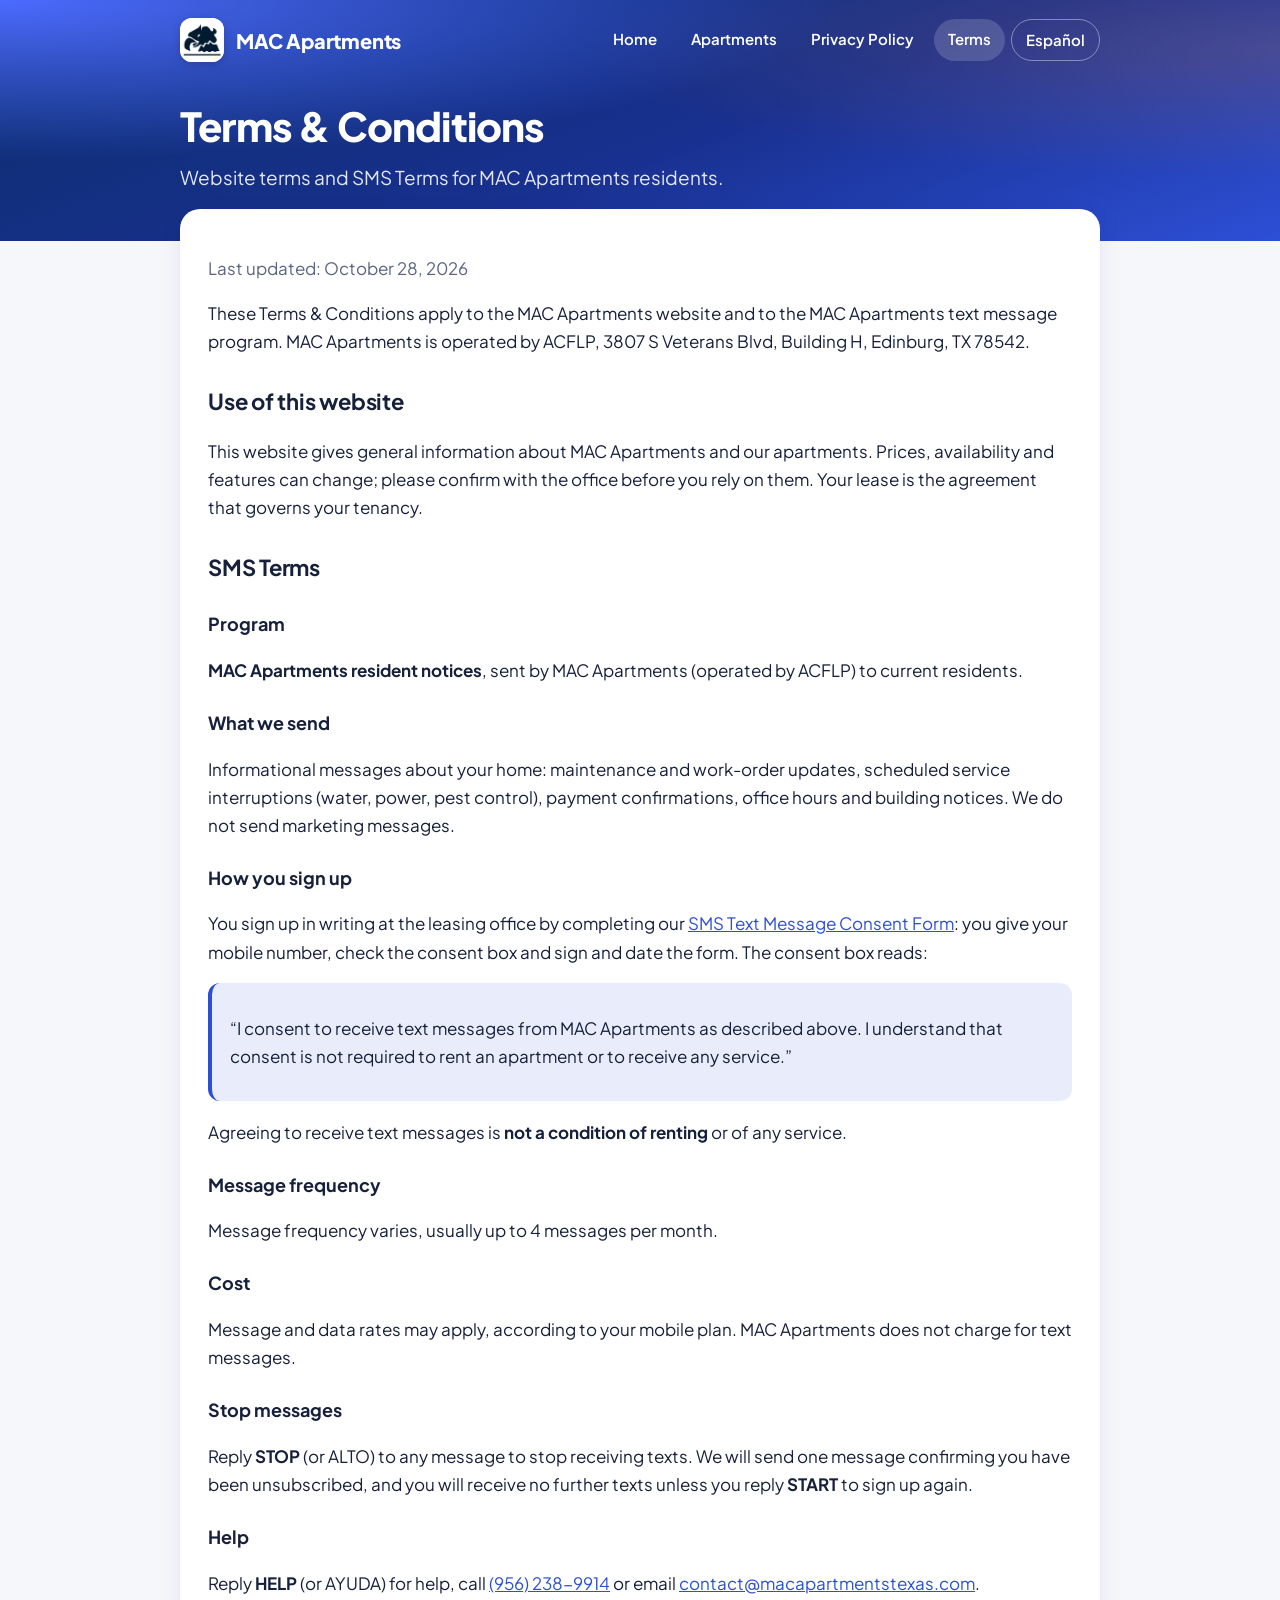
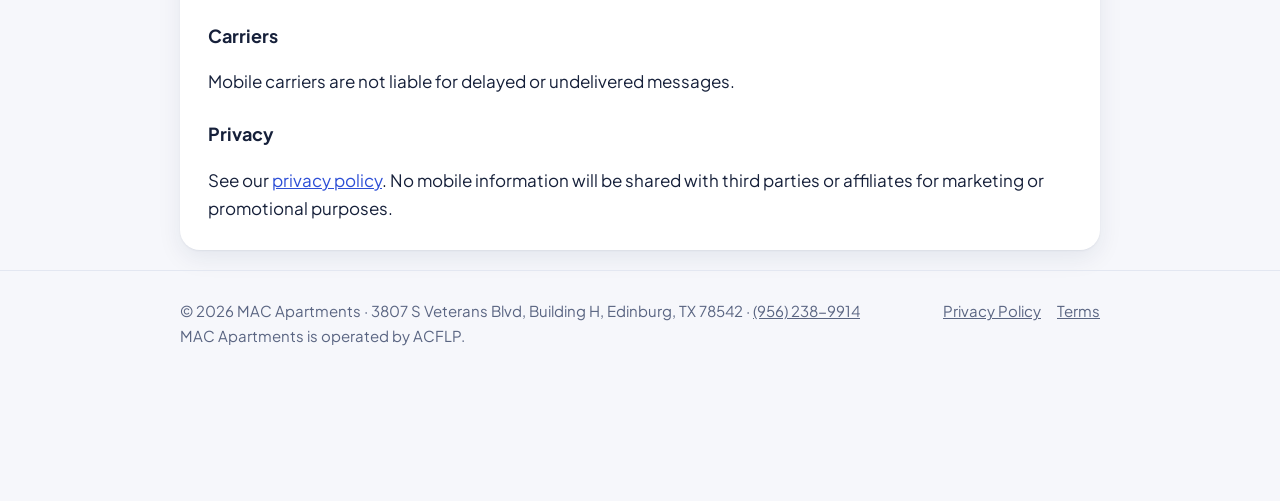
<file: sms-terms.html>
<!doctype html><meta charset="utf-8"><title>Terms &amp; Conditions · MAC Apartments</title><link rel="canonical" href="terms.html#sms"><meta http-equiv="refresh" content="0; url=terms.html#sms"><a href="terms.html#sms">Terms &amp; Conditions</a>
</file>
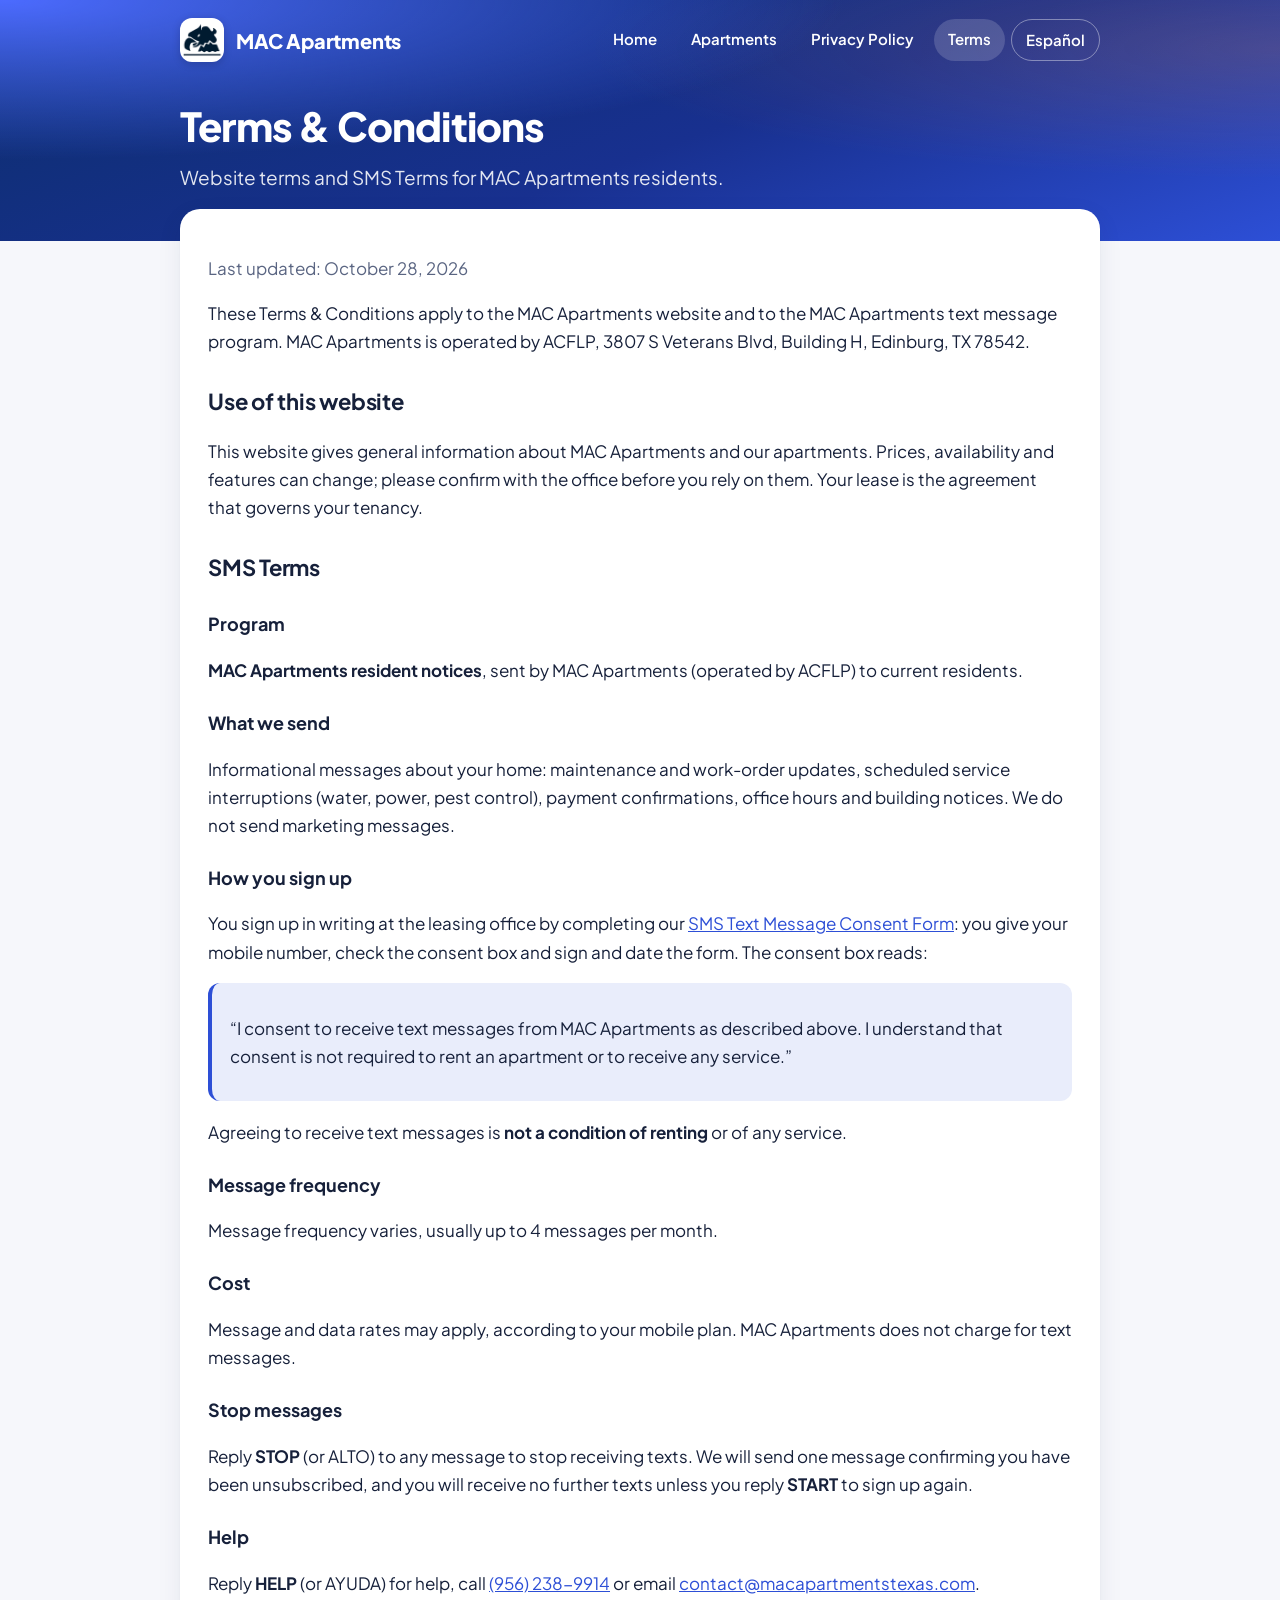
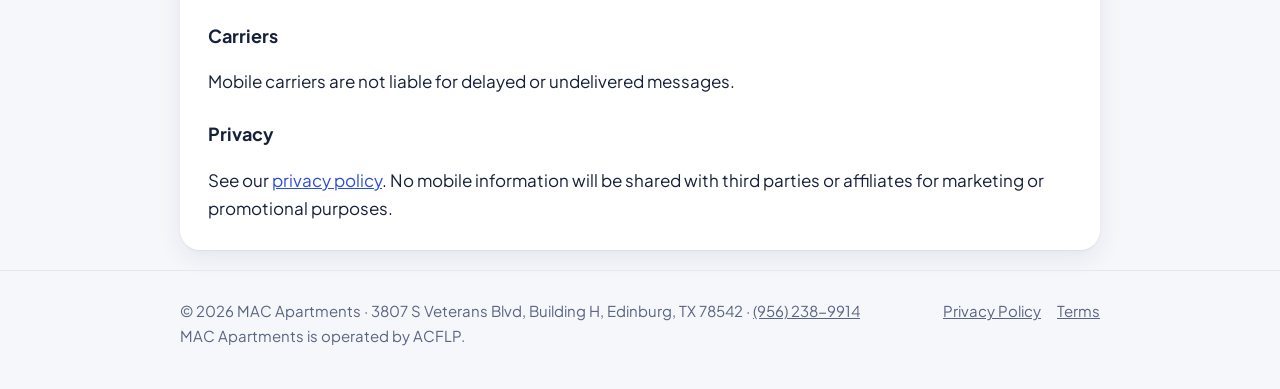
<file: terms.html>
<!doctype html>
<html lang="en">
<head>
<meta charset="utf-8">
<meta name="viewport" content="width=device-width, initial-scale=1">
<title>Terms & Conditions · MAC Apartments</title>
<meta name="description" content="MAC Apartments Terms & Conditions, including the SMS Terms for resident text messages: what we send, frequency, message and data rates, STOP and HELP.">
<link rel="icon" type="image/png" sizes="32x32" href="assets/favicon-32.png">
<link rel="icon" type="image/png" sizes="192x192" href="assets/icon.png">
<link rel="apple-touch-icon" href="assets/apple-touch-icon.png">
<link rel="preconnect" href="https://fonts.googleapis.com">
<link rel="preconnect" href="https://fonts.gstatic.com" crossorigin>
<link href="https://fonts.googleapis.com/css2?family=Plus+Jakarta+Sans:wght@400;600;700;800&display=swap" rel="stylesheet">
<link rel="stylesheet" href="assets/site.css">
<link rel="alternate" hreflang="es" href="es/terminos.html">
</head>
<body>
<header class="top">
  <div class="wrap">
    <nav class="nav">
      <a class="brand" href="index.html"><img src="assets/icon.png" alt="" width="40" height="40">MAC Apartments</a>
      <div class="links">
        <a href="index.html">Home</a>
        <a href="apartments.html">Apartments</a>
        <a href="privacy.html">Privacy Policy</a>
        <a href="terms.html" aria-current="page">Terms</a>
        <a class="lang" href="es/terminos.html" hreflang="es">Español</a>
      </div>
    </nav>
    <div class="hero small">
      <h1>Terms &amp; Conditions</h1>
      <p>Website terms and SMS Terms for MAC Apartments residents.</p>
    </div>
  </div>
</header>
<main class="wrap lift">
  <article class="card legal">
    <p class="muted">Last updated: October 28, 2026</p>
    <p>These Terms &amp; Conditions apply to the MAC Apartments website and to the MAC Apartments text message program. MAC Apartments is operated by ACFLP, 3807 S Veterans Blvd, Building H, Edinburg, TX 78542.</p>

    <h2>Use of this website</h2>
    <p>This website gives general information about MAC Apartments and our apartments. Prices, availability and features can change; please confirm with the office before you rely on them. Your lease is the agreement that governs your tenancy.</p>

    <h2 id="sms">SMS Terms</h2>

    <h3>Program</h3>
    <p><strong>MAC Apartments resident notices</strong>, sent by MAC Apartments (operated by ACFLP) to current residents.</p>

    <h3>What we send</h3>
    <p>Informational messages about your home: maintenance and work-order updates, scheduled service interruptions (water, power, pest control), payment confirmations, office hours and building notices. We do not send marketing messages.</p>

    <h3>How you sign up</h3>
    <p>You sign up in writing at the leasing office by completing our <a href="sms-consent.html">SMS Text Message Consent Form</a>: you give your mobile number, check the consent box and sign and date the form. The consent box reads:</p>
    <div class="note"><p>“I consent to receive text messages from MAC Apartments as described above. I understand that consent is not required to rent an apartment or to receive any service.”</p></div>
    <p>Agreeing to receive text messages is <strong>not a condition of renting</strong> or of any service.</p>

    <h3>Message frequency</h3>
    <p>Message frequency varies, usually up to 4 messages per month.</p>

    <h3>Cost</h3>
    <p>Message and data rates may apply, according to your mobile plan. MAC Apartments does not charge for text messages.</p>

    <h3>Stop messages</h3>
    <p>Reply <strong>STOP</strong> (or ALTO) to any message to stop receiving texts. We will send one message confirming you have been unsubscribed, and you will receive no further texts unless you reply <strong>START</strong> to sign up again.</p>

    <h3>Help</h3>
    <p>Reply <strong>HELP</strong> (or AYUDA) for help, call <a href="tel:+19562389914">(956) 238-9914</a> or email <a href="mailto:contact@macapartmentstexas.com">contact@macapartmentstexas.com</a>.</p>

    <h3>Carriers</h3>
    <p>Mobile carriers are not liable for delayed or undelivered messages.</p>

    <h3>Privacy</h3>
    <p>See our <a href="privacy.html">privacy policy</a>. No mobile information will be shared with third parties or affiliates for marketing or promotional purposes.</p>
  </article>
</main>
<footer>
  <div class="wrap">
    <span>© 2026 MAC Apartments · 3807 S Veterans Blvd, Building H, Edinburg, TX 78542 · <a href="tel:+19562389914">(956) 238-9914</a><br>MAC Apartments is operated by ACFLP.</span>
    <nav><a href="privacy.html">Privacy Policy</a><a href="terms.html">Terms</a></nav>
  </div>
</footer>
</body>
</html>
</file>
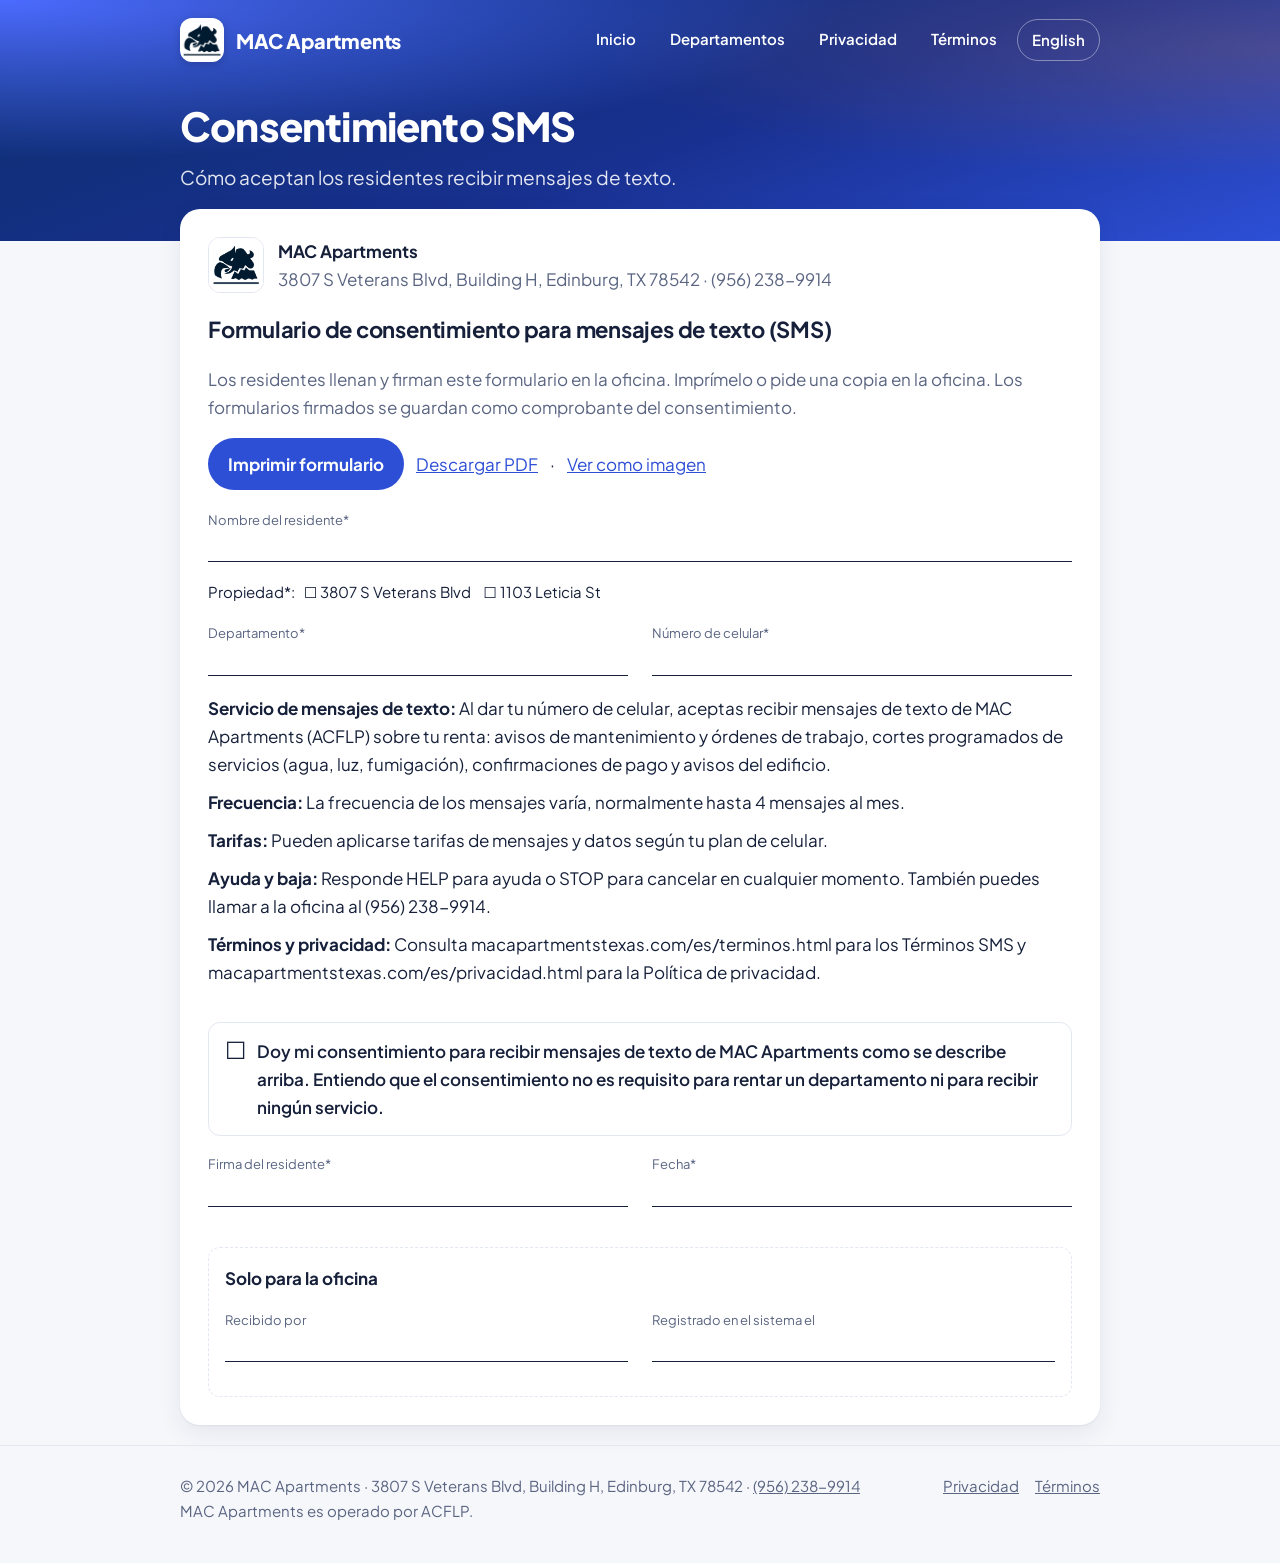
<file: es/consentimiento-sms.html>
<!doctype html>
<html lang="es">
<head>
<meta charset="utf-8">
<meta name="viewport" content="width=device-width, initial-scale=1">
<title>Consentimiento SMS · MAC Apartments</title>
<meta name="description" content="El formulario que firman los residentes de MAC Apartments para aceptar mensajes de texto.">
<link rel="icon" type="image/png" sizes="32x32" href="../assets/favicon-32.png">
<link rel="icon" type="image/png" sizes="192x192" href="../assets/icon.png">
<link rel="apple-touch-icon" href="../assets/apple-touch-icon.png">
<link rel="preconnect" href="https://fonts.googleapis.com">
<link rel="preconnect" href="https://fonts.gstatic.com" crossorigin>
<link href="https://fonts.googleapis.com/css2?family=Plus+Jakarta+Sans:wght@400;600;700;800&display=swap" rel="stylesheet">
<link rel="stylesheet" href="../assets/site.css">
<link rel="alternate" hreflang="en" href="../sms-consent.html">
</head>
<body>
<header class="top">
  <div class="wrap">
    <nav class="nav">
      <a class="brand" href="index.html"><img src="../assets/icon.png" alt="" width="40" height="40">MAC Apartments</a>
      <div class="links">
        <a href="index.html">Inicio</a>
        <a href="departamentos.html">Departamentos</a>
        <a href="privacidad.html">Privacidad</a>
        <a href="terminos.html">Términos</a>
        <a class="lang" href="../sms-consent.html" hreflang="en">English</a>
      </div>
    </nav>
    <div class="hero small">
      <h1>Consentimiento SMS</h1>
      <p>Cómo aceptan los residentes recibir mensajes de texto.</p>
    </div>
  </div>
</header>
<main class="wrap lift">
  <article class="card consent">
    <div class="consent-head"><img src="../assets/icon.png" alt="" width="56" height="56"><div><strong>MAC Apartments</strong><br><span class="muted">3807 S Veterans Blvd, Building H, Edinburg, TX 78542 · (956) 238-9914</span></div></div>
    <h2>Formulario de consentimiento para mensajes de texto (SMS)</h2>
    <p class="muted no-print">Los residentes llenan y firman este formulario en la oficina. Imprímelo o pide una copia en la oficina. Los formularios firmados se guardan como comprobante del consentimiento.</p>
    <p class="no-print actions"><button class="btn" type="button" onclick="window.print()">Imprimir formulario</button> <a href="../assets/formulario-consentimiento-sms.pdf">Descargar PDF</a> · <a href="../assets/formulario-consentimiento-sms.png">Ver como imagen</a></p>
    <div class="fields">
      <div class="line"><span>Nombre del residente*</span></div>
      <p class="choice">Propiedad*: &nbsp; ☐ 3807 S Veterans Blvd &nbsp;&nbsp; ☐ 1103 Leticia St</p>
      <div class="line half"><span>Departamento*</span></div>
      <div class="line half"><span>Número de celular*</span></div>
    </div>
    <div class="terms"><p><strong>Servicio de mensajes de texto:</strong> Al dar tu número de celular, aceptas recibir mensajes de texto de MAC Apartments (ACFLP) sobre tu renta: avisos de mantenimiento y órdenes de trabajo, cortes programados de servicios (agua, luz, fumigación), confirmaciones de pago y avisos del edificio.</p><p><strong>Frecuencia:</strong> La frecuencia de los mensajes varía, normalmente hasta 4 mensajes al mes.</p><p><strong>Tarifas:</strong> Pueden aplicarse tarifas de mensajes y datos según tu plan de celular.</p><p><strong>Ayuda y baja:</strong> Responde HELP para ayuda o STOP para cancelar en cualquier momento. También puedes llamar a la oficina al (956) 238-9914.</p><p><strong>Términos y privacidad:</strong> Consulta macapartmentstexas.com/es/terminos.html para los Términos SMS y macapartmentstexas.com/es/privacidad.html para la Política de privacidad.</p></div>
    <p class="agree"><span class="box">☐</span> Doy mi consentimiento para recibir mensajes de texto de MAC Apartments como se describe arriba. Entiendo que el consentimiento no es requisito para rentar un departamento ni para recibir ningún servicio.</p>
    <div class="fields">
      <div class="line half"><span>Firma del residente*</span></div>
      <div class="line half"><span>Fecha*</span></div>
    </div>
    <div class="office"><strong>Solo para la oficina</strong>
      <div class="fields"><div class="line half"><span>Recibido por</span></div><div class="line half"><span>Registrado en el sistema el</span></div></div>
    </div>
  </article>
</main>
<footer>
  <div class="wrap">
    <span>© 2026 MAC Apartments · 3807 S Veterans Blvd, Building H, Edinburg, TX 78542 · <a href="tel:+19562389914">(956) 238-9914</a><br>MAC Apartments es operado por ACFLP.</span>
    <nav><a href="privacidad.html">Privacidad</a><a href="terminos.html">Términos</a></nav>
  </div>
</footer>
</body>
</html>
</file>
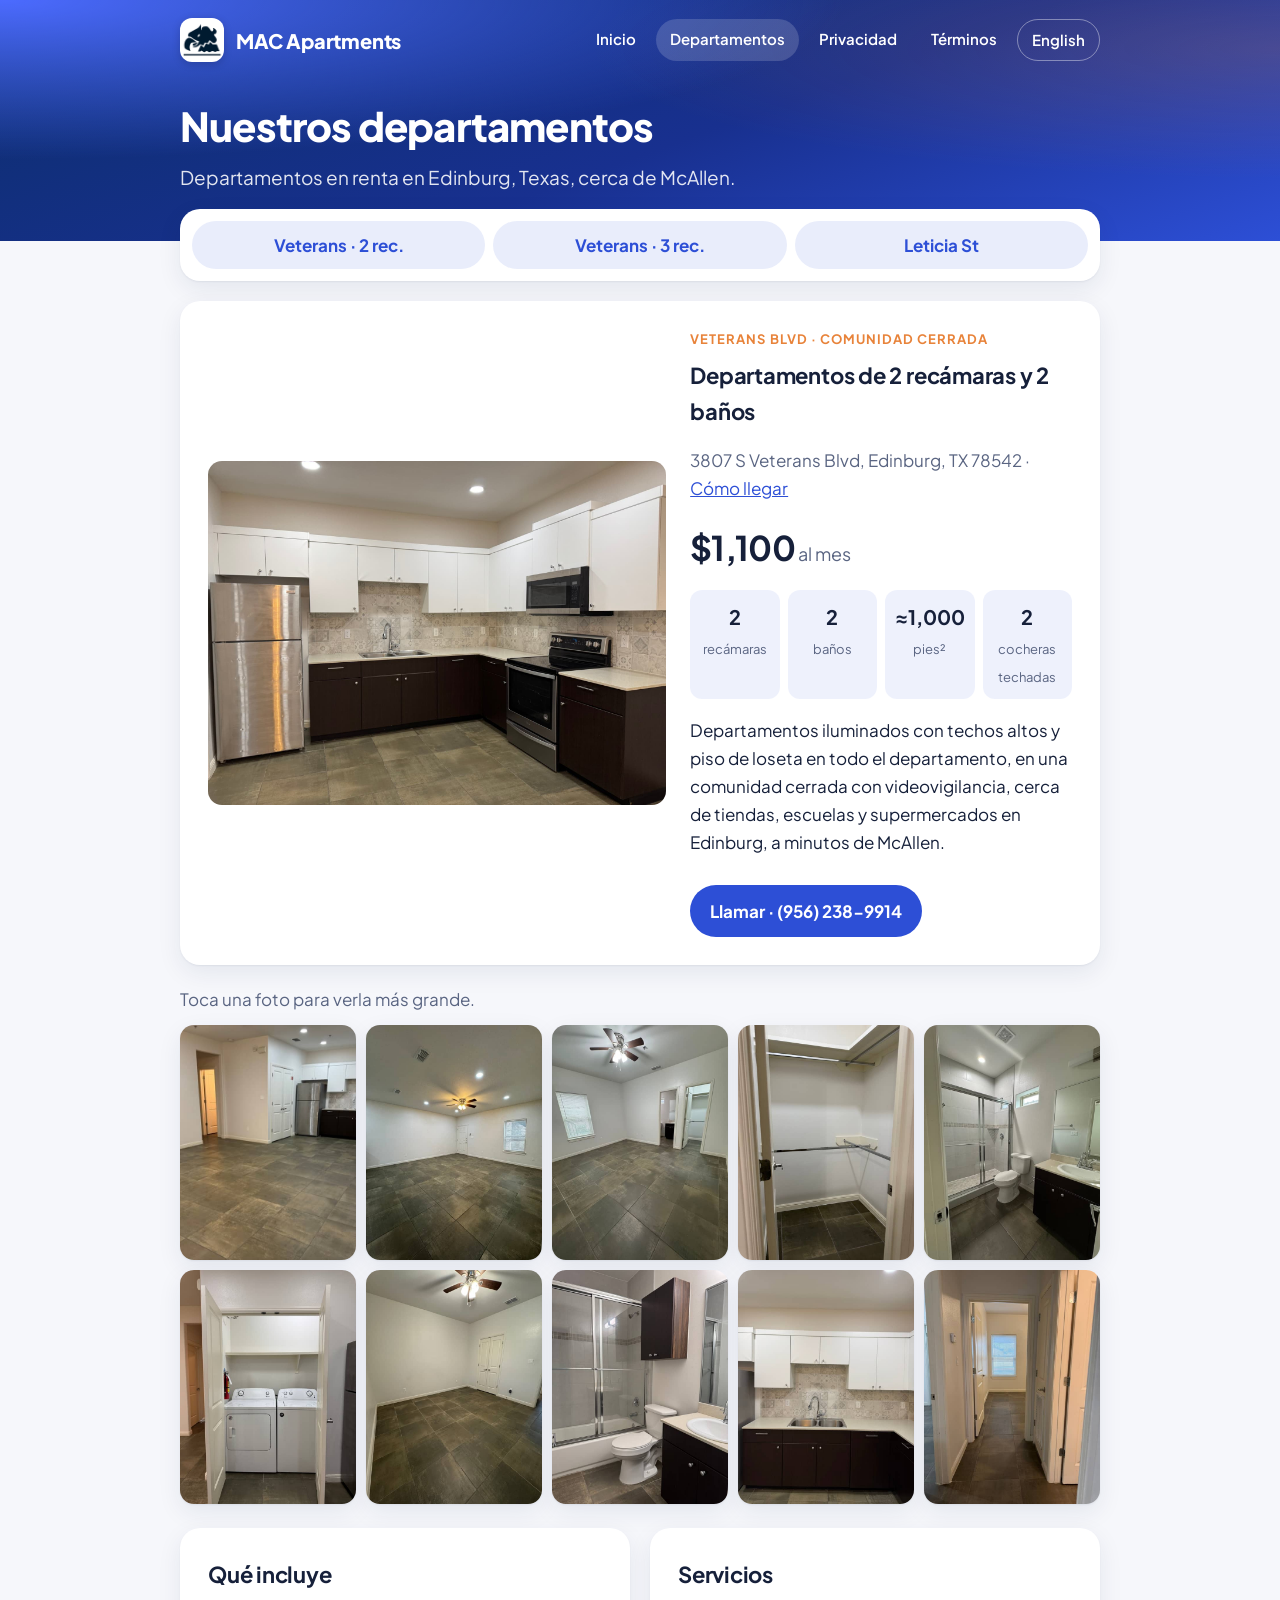
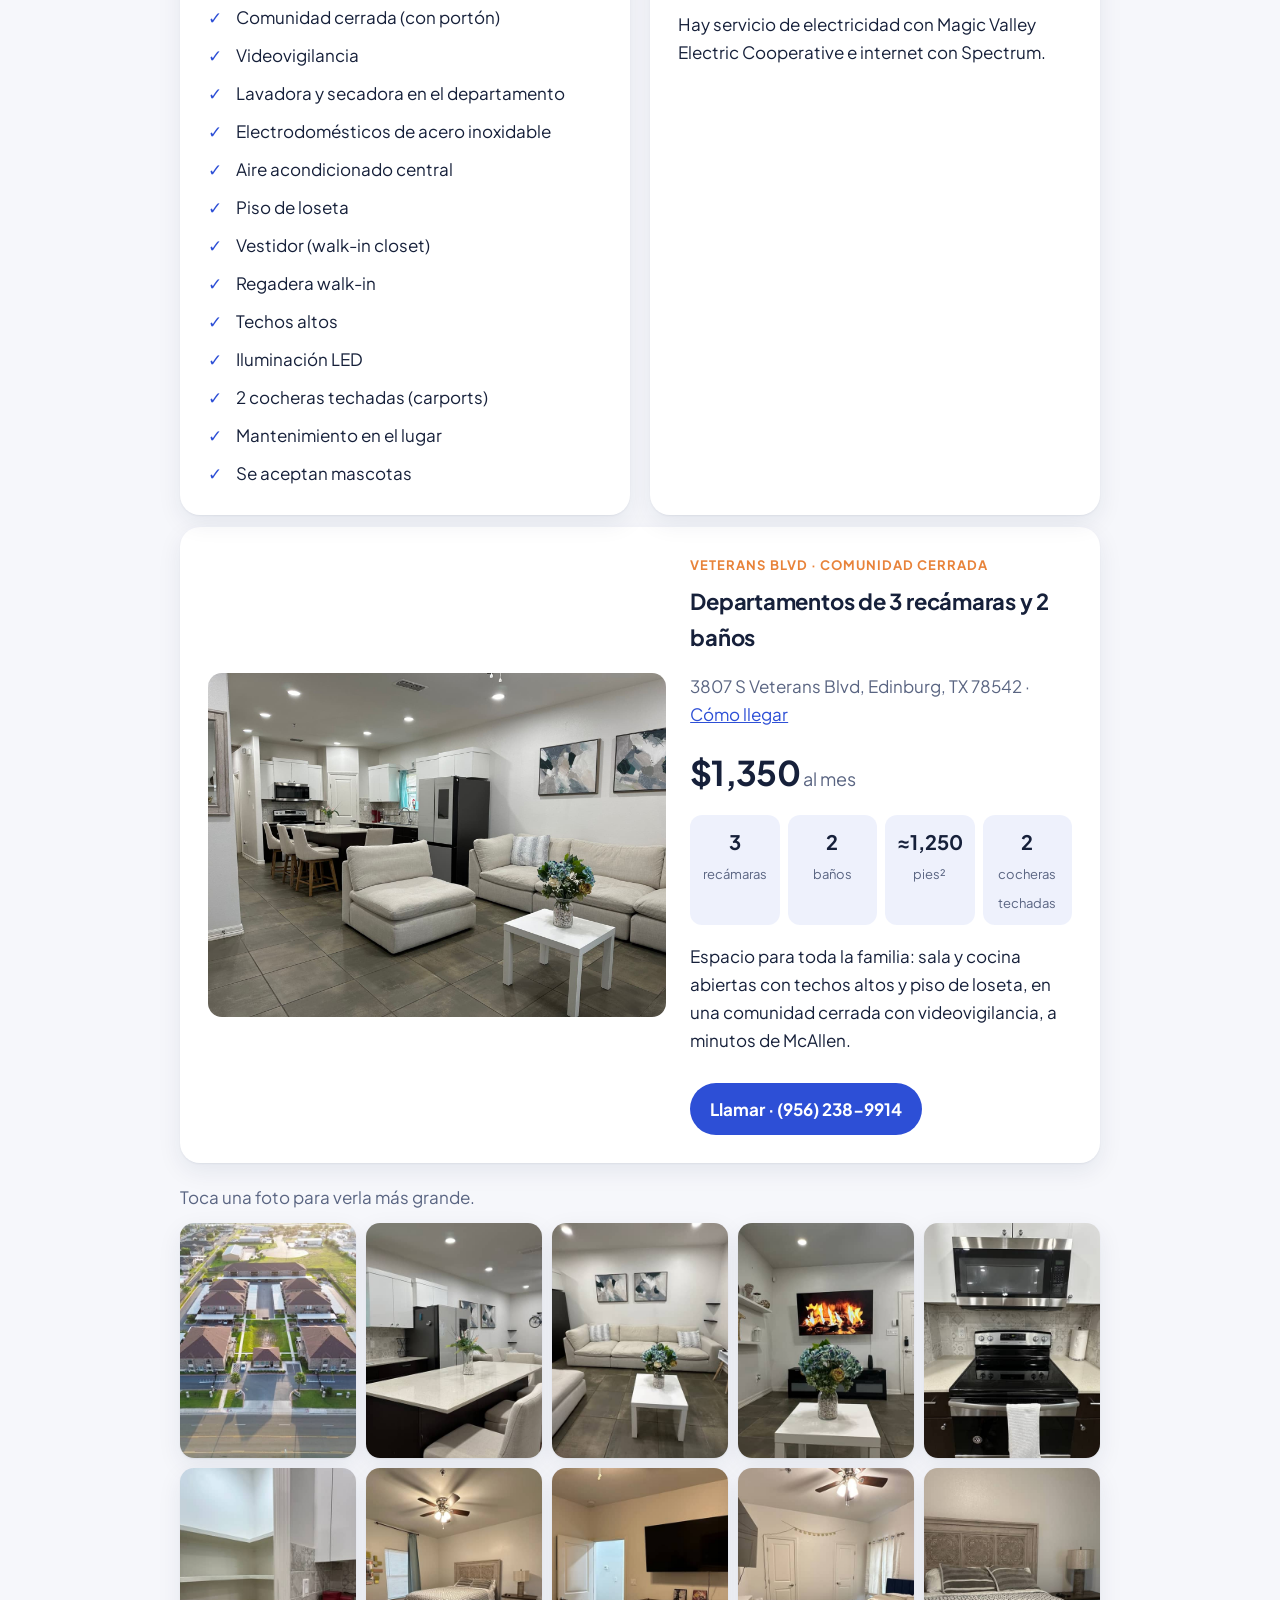
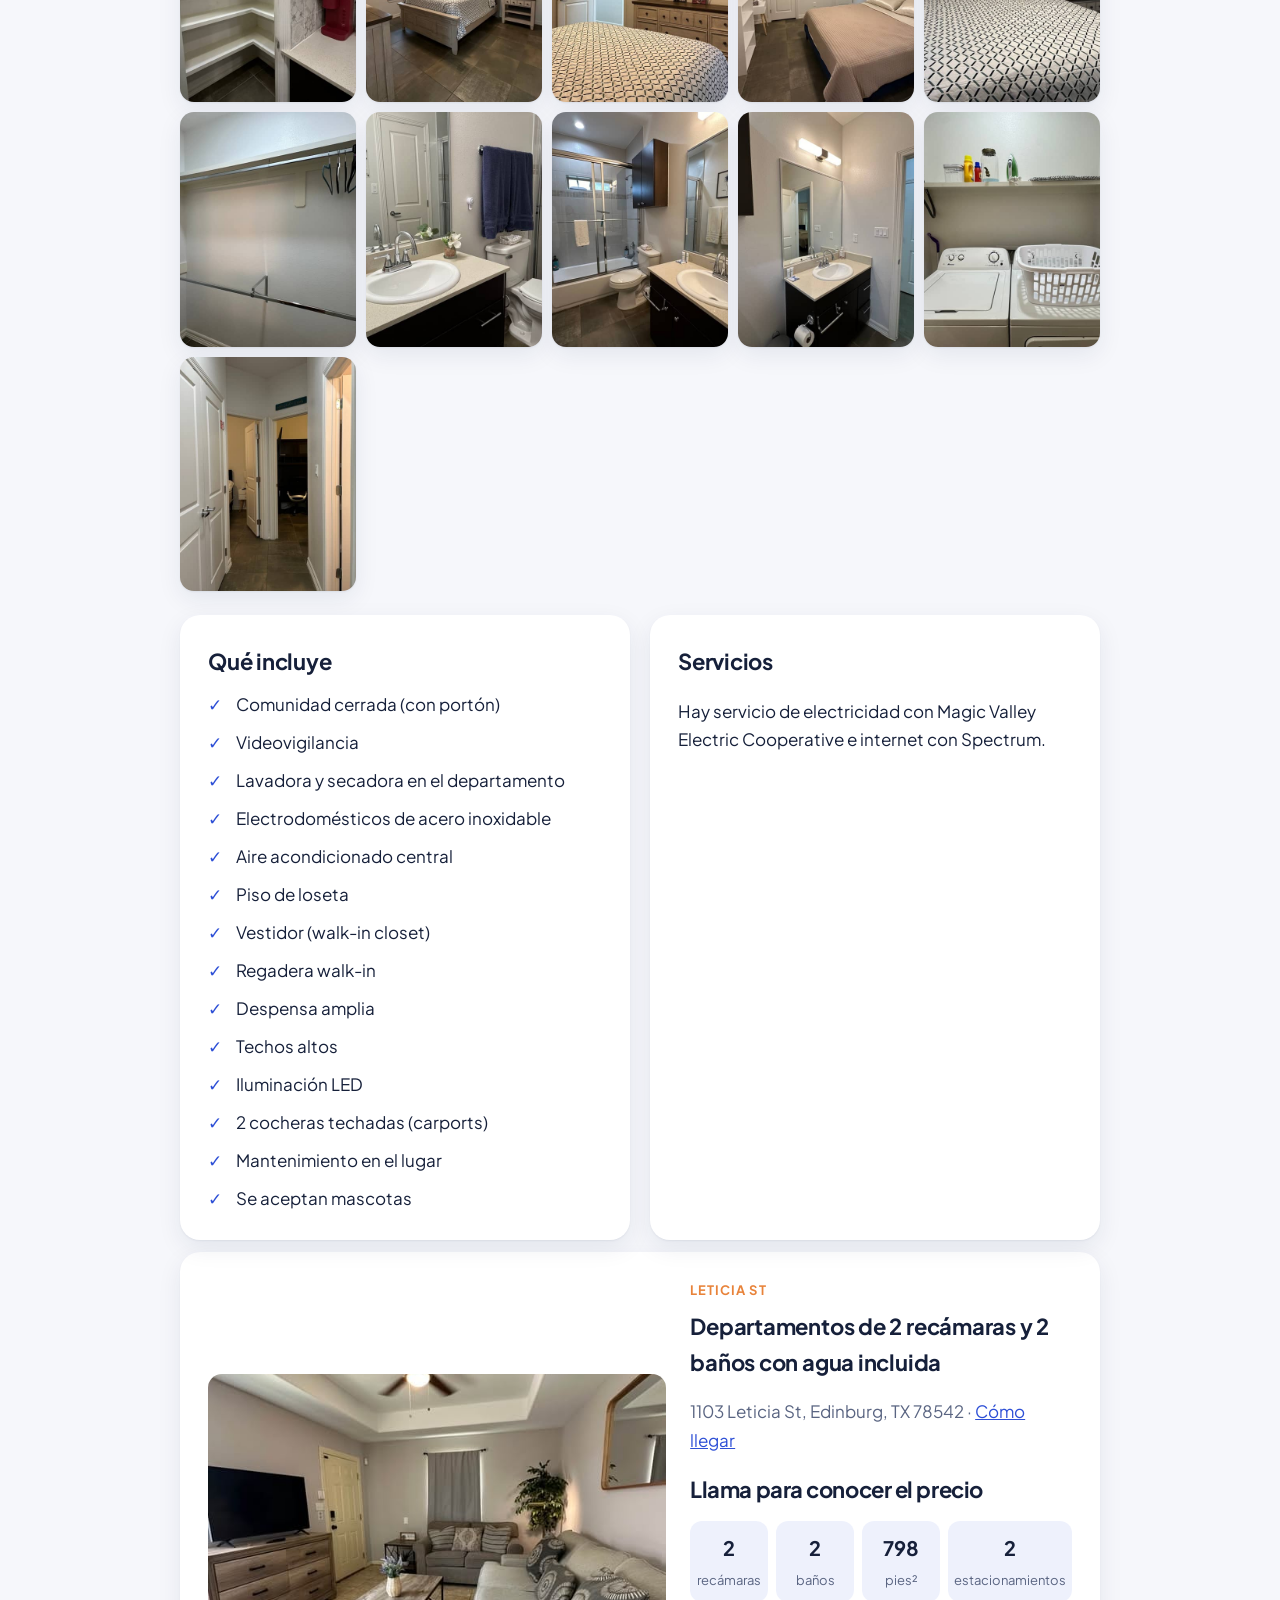
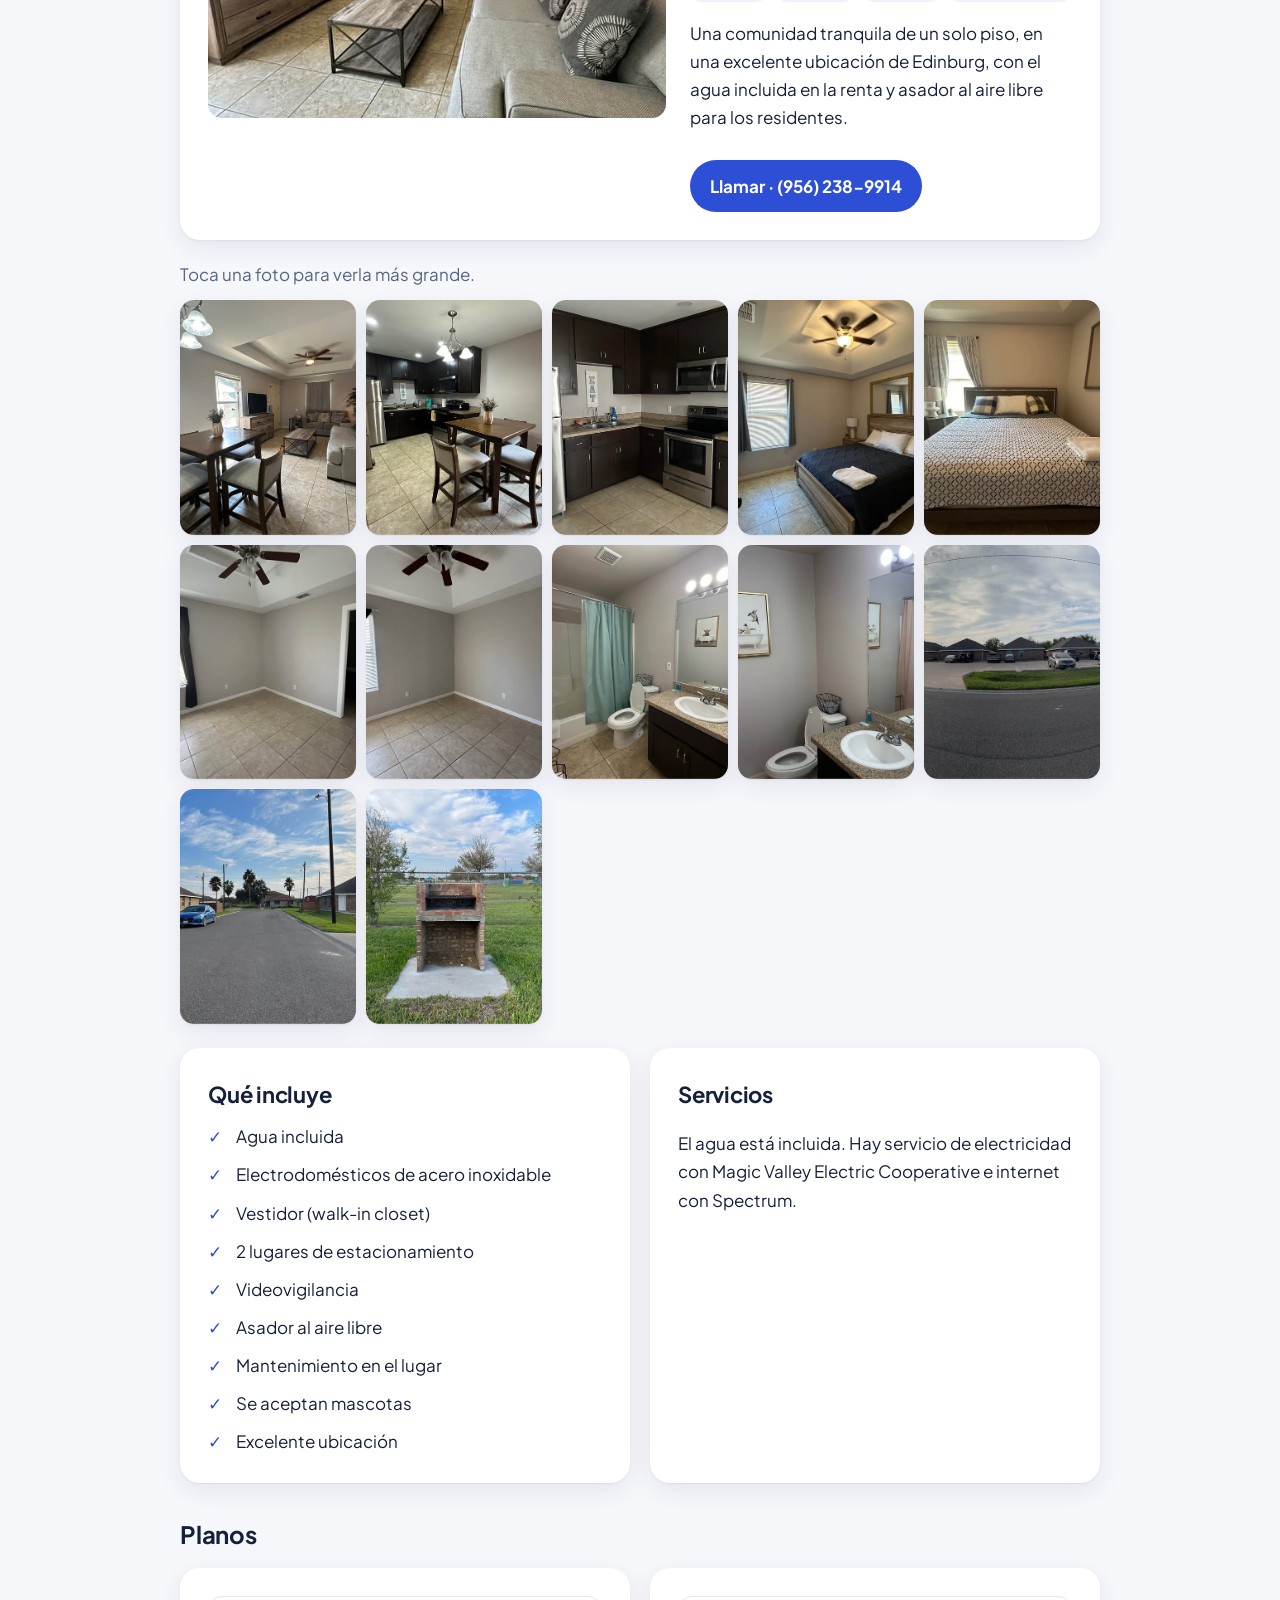
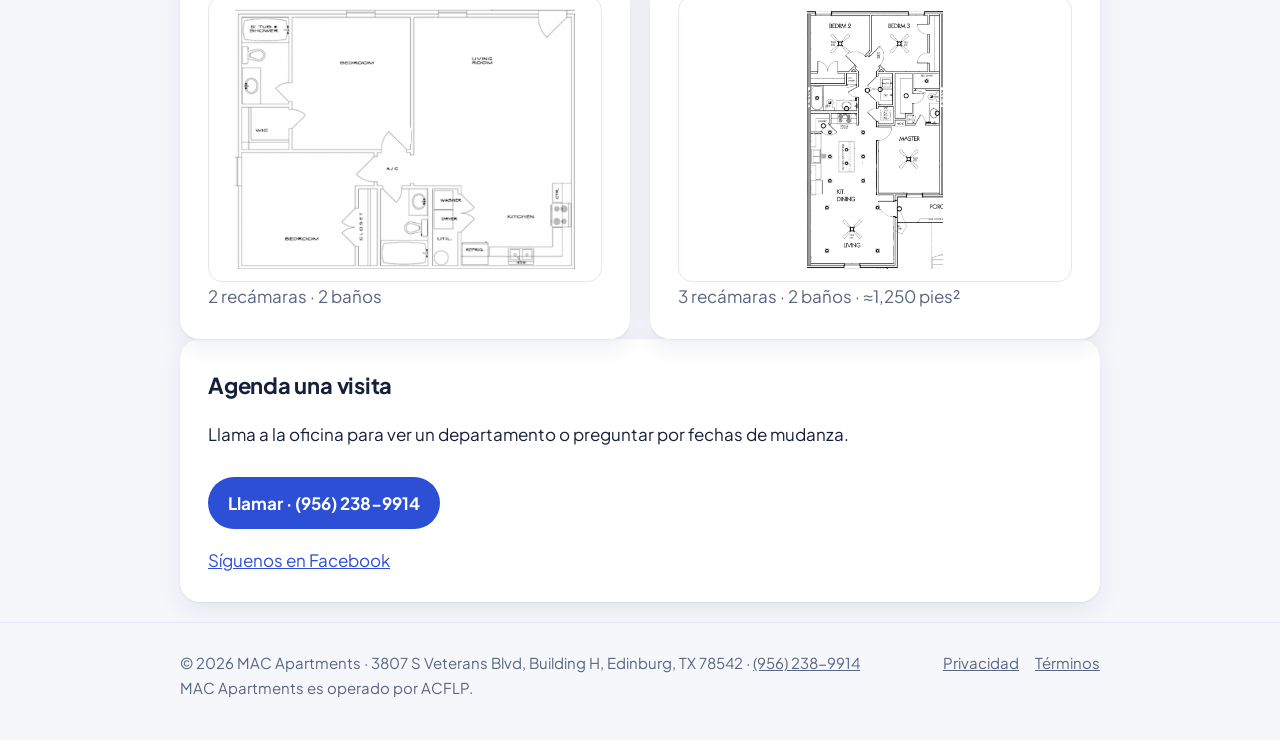
<file: es/departamentos.html>
<!doctype html>
<html lang="es">
<head>
<meta charset="utf-8">
<meta name="viewport" content="width=device-width, initial-scale=1">
<title>Departamentos · MAC Apartments</title>
<meta name="description" content="Departamentos de 2 y 3 recámaras en renta en Edinburg, Texas: comunidad cerrada, lavadora y secadora incluidas, desde $1,100 al mes. Fotos, características y contacto.">
<link rel="icon" type="image/png" sizes="32x32" href="../assets/favicon-32.png">
<link rel="icon" type="image/png" sizes="192x192" href="../assets/icon.png">
<link rel="apple-touch-icon" href="../assets/apple-touch-icon.png">
<link rel="preconnect" href="https://fonts.googleapis.com">
<link rel="preconnect" href="https://fonts.gstatic.com" crossorigin>
<link href="https://fonts.googleapis.com/css2?family=Plus+Jakarta+Sans:wght@400;600;700;800&display=swap" rel="stylesheet">
<link rel="stylesheet" href="../assets/site.css">
<link rel="alternate" hreflang="en" href="../apartments.html">
</head>
<body>
<header class="top">
  <div class="wrap">
    <nav class="nav">
      <a class="brand" href="index.html"><img src="../assets/icon.png" alt="" width="40" height="40">MAC Apartments</a>
      <div class="links">
        <a href="index.html">Inicio</a>
        <a href="departamentos.html" aria-current="page">Departamentos</a>
        <a href="privacidad.html">Privacidad</a>
        <a href="terminos.html">Términos</a>
        <a class="lang" href="../apartments.html" hreflang="en">English</a>
      </div>
    </nav>
    <div class="hero small">
      <h1>Nuestros departamentos</h1>
      <p>Departamentos en renta en Edinburg, Texas, cerca de McAllen.</p>
    </div>
  </div>
</header>
<main class="wrap lift">
  <nav class="jump card"><a href="#veterans-2">Veterans · 2 rec.</a><a href="#veterans-3">Veterans · 3 rec.</a><a href="#leticia">Leticia St</a></nav>
  <section class="card listing" id="veterans-2">
    <img class="cover" src="../assets/photos/kitchen.jpg" alt="Cocina con electrodomésticos de acero inoxidable">
    <div>
      <p class="eyebrow">Veterans Blvd · Comunidad cerrada</p>
      <h2>Departamentos de 2 recámaras y 2 baños</h2>
      <p class="muted">3807 S Veterans Blvd, Edinburg, TX 78542 · <a href="https://www.google.com/maps/search/?api=1&query=3807+S+Veterans+Blvd+Edinburg+TX+78542" target="_blank" rel="noopener">Cómo llegar</a></p>
      <p class="price"><strong>$1,100</strong> al mes</p>
      <div class="facts"><div class="fact"><strong>2</strong><span>recámaras</span></div><div class="fact"><strong>2</strong><span>baños</span></div><div class="fact"><strong>≈1,000</strong><span>pies²</span></div><div class="fact"><strong>2</strong><span>cocheras techadas</span></div></div>
      <p>Departamentos iluminados con techos altos y piso de loseta en todo el departamento, en una comunidad cerrada con videovigilancia, cerca de tiendas, escuelas y supermercados en Edinburg, a minutos de McAllen.</p>
      <a class="btn" href="tel:+19562389914">Llamar · (956) 238-9914</a>
    </div>
  </section>
  <p class="muted gallery-note">Toca una foto para verla más grande.</p>
  <div class="gallery"><a href="../assets/photos/living-kitchen.jpg" target="_blank" rel="noopener"><img src="../assets/photos/living-kitchen-sm.jpg" alt="Sala y cocina abiertas" loading="lazy"></a><a href="../assets/photos/living-room.jpg" target="_blank" rel="noopener"><img src="../assets/photos/living-room-sm.jpg" alt="Sala con ventilador de techo" loading="lazy"></a><a href="../assets/photos/main-bedroom.jpg" target="_blank" rel="noopener"><img src="../assets/photos/main-bedroom-sm.jpg" alt="Recámara principal con baño propio y vestidor" loading="lazy"></a><a href="../assets/photos/walk-in-closet.jpg" target="_blank" rel="noopener"><img src="../assets/photos/walk-in-closet-sm.jpg" alt="Vestidor (walk-in closet)" loading="lazy"></a><a href="../assets/photos/walk-in-shower.jpg" target="_blank" rel="noopener"><img src="../assets/photos/walk-in-shower-sm.jpg" alt="Baño principal con regadera walk-in" loading="lazy"></a><a href="../assets/photos/washer-dryer.jpg" target="_blank" rel="noopener"><img src="../assets/photos/washer-dryer-sm.jpg" alt="Lavadora y secadora en el departamento" loading="lazy"></a><a href="../assets/photos/bedroom-2.jpg" target="_blank" rel="noopener"><img src="../assets/photos/bedroom-2-sm.jpg" alt="Segunda recámara" loading="lazy"></a><a href="../assets/photos/bathroom-2.jpg" target="_blank" rel="noopener"><img src="../assets/photos/bathroom-2-sm.jpg" alt="Segundo baño con tina" loading="lazy"></a><a href="../assets/photos/kitchen-sink.jpg" target="_blank" rel="noopener"><img src="../assets/photos/kitchen-sink-sm.jpg" alt="Fregadero y azulejo de cocina" loading="lazy"></a><a href="../assets/photos/hallway.jpg" target="_blank" rel="noopener"><img src="../assets/photos/hallway-sm.jpg" alt="Pasillo a las recámaras" loading="lazy"></a></div>
  <div class="grid">
    <section class="card">
      <h2>Qué incluye</h2>
      <ul class="features"><li>Comunidad cerrada (con portón)</li><li>Videovigilancia</li><li>Lavadora y secadora en el departamento</li><li>Electrodomésticos de acero inoxidable</li><li>Aire acondicionado central</li><li>Piso de loseta</li><li>Vestidor (walk-in closet)</li><li>Regadera walk-in</li><li>Techos altos</li><li>Iluminación LED</li><li>2 cocheras techadas (carports)</li><li>Mantenimiento en el lugar</li><li>Se aceptan mascotas</li></ul>
    </section>
    <section class="card">
      <h2>Servicios</h2>
      <p>Hay servicio de electricidad con Magic Valley Electric Cooperative e internet con Spectrum.</p>
    </section>
  </div>
  <section class="card listing" id="veterans-3">
    <img class="cover" src="../assets/photos/v3-open-living.jpg" alt="Sala y cocina abiertas">
    <div>
      <p class="eyebrow">Veterans Blvd · Comunidad cerrada</p>
      <h2>Departamentos de 3 recámaras y 2 baños</h2>
      <p class="muted">3807 S Veterans Blvd, Edinburg, TX 78542 · <a href="https://www.google.com/maps/search/?api=1&query=3807+S+Veterans+Blvd+Edinburg+TX+78542" target="_blank" rel="noopener">Cómo llegar</a></p>
      <p class="price"><strong>$1,350</strong> al mes</p>
      <div class="facts"><div class="fact"><strong>3</strong><span>recámaras</span></div><div class="fact"><strong>2</strong><span>baños</span></div><div class="fact"><strong>≈1,250</strong><span>pies²</span></div><div class="fact"><strong>2</strong><span>cocheras techadas</span></div></div>
      <p>Espacio para toda la familia: sala y cocina abiertas con techos altos y piso de loseta, en una comunidad cerrada con videovigilancia, a minutos de McAllen.</p>
      <a class="btn" href="tel:+19562389914">Llamar · (956) 238-9914</a>
    </div>
  </section>
  <p class="muted gallery-note">Toca una foto para verla más grande.</p>
  <div class="gallery"><a href="../assets/photos/v3-aerial.jpg" target="_blank" rel="noopener"><img src="../assets/photos/v3-aerial-sm.jpg" alt="Vista aérea de la comunidad cerrada" loading="lazy"></a><a href="../assets/photos/v3-kitchen-island.jpg" target="_blank" rel="noopener"><img src="../assets/photos/v3-kitchen-island-sm.jpg" alt="Isla de cocina con asientos" loading="lazy"></a><a href="../assets/photos/v3-living-room.jpg" target="_blank" rel="noopener"><img src="../assets/photos/v3-living-room-sm.jpg" alt="Sala" loading="lazy"></a><a href="../assets/photos/v3-living-tv.jpg" target="_blank" rel="noopener"><img src="../assets/photos/v3-living-tv-sm.jpg" alt="Sala con techos altos" loading="lazy"></a><a href="../assets/photos/v3-stove.jpg" target="_blank" rel="noopener"><img src="../assets/photos/v3-stove-sm.jpg" alt="Estufa y microondas de acero inoxidable" loading="lazy"></a><a href="../assets/photos/v3-pantry.jpg" target="_blank" rel="noopener"><img src="../assets/photos/v3-pantry-sm.jpg" alt="Despensa amplia" loading="lazy"></a><a href="../assets/photos/v3-main-bedroom.jpg" target="_blank" rel="noopener"><img src="../assets/photos/v3-main-bedroom-sm.jpg" alt="Recámara principal" loading="lazy"></a><a href="../assets/photos/v3-main-bedroom-tv.jpg" target="_blank" rel="noopener"><img src="../assets/photos/v3-main-bedroom-tv-sm.jpg" alt="Recámara principal con repisas" loading="lazy"></a><a href="../assets/photos/v3-bedroom-2.jpg" target="_blank" rel="noopener"><img src="../assets/photos/v3-bedroom-2-sm.jpg" alt="Segunda recámara" loading="lazy"></a><a href="../assets/photos/v3-bedroom-3.jpg" target="_blank" rel="noopener"><img src="../assets/photos/v3-bedroom-3-sm.jpg" alt="Tercera recámara" loading="lazy"></a><a href="../assets/photos/v3-walk-in-closet.jpg" target="_blank" rel="noopener"><img src="../assets/photos/v3-walk-in-closet-sm.jpg" alt="Vestidor (walk-in closet)" loading="lazy"></a><a href="../assets/photos/v3-walk-in-shower.jpg" target="_blank" rel="noopener"><img src="../assets/photos/v3-walk-in-shower-sm.jpg" alt="Baño con regadera walk-in" loading="lazy"></a><a href="../assets/photos/v3-bathroom-2.jpg" target="_blank" rel="noopener"><img src="../assets/photos/v3-bathroom-2-sm.jpg" alt="Segundo baño con tina" loading="lazy"></a><a href="../assets/photos/v3-vanity.jpg" target="_blank" rel="noopener"><img src="../assets/photos/v3-vanity-sm.jpg" alt="Lavabo del baño" loading="lazy"></a><a href="../assets/photos/v3-washer-dryer.jpg" target="_blank" rel="noopener"><img src="../assets/photos/v3-washer-dryer-sm.jpg" alt="Lavadora y secadora en el departamento" loading="lazy"></a><a href="../assets/photos/v3-hallway.jpg" target="_blank" rel="noopener"><img src="../assets/photos/v3-hallway-sm.jpg" alt="Pasillo a las recámaras" loading="lazy"></a></div>
  <div class="grid">
    <section class="card">
      <h2>Qué incluye</h2>
      <ul class="features"><li>Comunidad cerrada (con portón)</li><li>Videovigilancia</li><li>Lavadora y secadora en el departamento</li><li>Electrodomésticos de acero inoxidable</li><li>Aire acondicionado central</li><li>Piso de loseta</li><li>Vestidor (walk-in closet)</li><li>Regadera walk-in</li><li>Despensa amplia</li><li>Techos altos</li><li>Iluminación LED</li><li>2 cocheras techadas (carports)</li><li>Mantenimiento en el lugar</li><li>Se aceptan mascotas</li></ul>
    </section>
    <section class="card">
      <h2>Servicios</h2>
      <p>Hay servicio de electricidad con Magic Valley Electric Cooperative e internet con Spectrum.</p>
    </section>
  </div>
  <section class="card listing" id="leticia">
    <img class="cover" src="../assets/photos/leticia-living-room.jpg" alt="Sala">
    <div>
      <p class="eyebrow">Leticia St</p>
      <h2>Departamentos de 2 recámaras y 2 baños con agua incluida</h2>
      <p class="muted">1103 Leticia St, Edinburg, TX 78542 · <a href="https://www.google.com/maps/search/?api=1&query=1103+Leticia+St+Edinburg+TX+78542" target="_blank" rel="noopener">Cómo llegar</a></p>
      <p class="price"><strong class="ask">Llama para conocer el precio</strong></p>
      <div class="facts"><div class="fact"><strong>2</strong><span>recámaras</span></div><div class="fact"><strong>2</strong><span>baños</span></div><div class="fact"><strong>798</strong><span>pies²</span></div><div class="fact"><strong>2</strong><span>estacionamientos</span></div></div>
      <p>Una comunidad tranquila de un solo piso, en una excelente ubicación de Edinburg, con el agua incluida en la renta y asador al aire libre para los residentes.</p>
      <a class="btn" href="tel:+19562389914">Llamar · (956) 238-9914</a>
    </div>
  </section>
  <p class="muted gallery-note">Toca una foto para verla más grande.</p>
  <div class="gallery"><a href="../assets/photos/leticia-living-dining.jpg" target="_blank" rel="noopener"><img src="../assets/photos/leticia-living-dining.jpg" alt="Sala y comedor" loading="lazy"></a><a href="../assets/photos/leticia-dining-kitchen.jpg" target="_blank" rel="noopener"><img src="../assets/photos/leticia-dining-kitchen.jpg" alt="Comedor y cocina" loading="lazy"></a><a href="../assets/photos/leticia-kitchen.jpg" target="_blank" rel="noopener"><img src="../assets/photos/leticia-kitchen.jpg" alt="Cocina con electrodomésticos de acero inoxidable" loading="lazy"></a><a href="../assets/photos/leticia-main-bedroom.jpg" target="_blank" rel="noopener"><img src="../assets/photos/leticia-main-bedroom.jpg" alt="Recámara principal" loading="lazy"></a><a href="../assets/photos/leticia-bedroom-furnished.jpg" target="_blank" rel="noopener"><img src="../assets/photos/leticia-bedroom-furnished.jpg" alt="Segunda recámara" loading="lazy"></a><a href="../assets/photos/leticia-bedroom-2.jpg" target="_blank" rel="noopener"><img src="../assets/photos/leticia-bedroom-2.jpg" alt="Recámara con ventilador de techo" loading="lazy"></a><a href="../assets/photos/leticia-bedroom-3.jpg" target="_blank" rel="noopener"><img src="../assets/photos/leticia-bedroom-3.jpg" alt="Recámara con techo escalonado" loading="lazy"></a><a href="../assets/photos/leticia-bathroom.jpg" target="_blank" rel="noopener"><img src="../assets/photos/leticia-bathroom.jpg" alt="Baño con tina" loading="lazy"></a><a href="../assets/photos/leticia-bathroom-2.jpg" target="_blank" rel="noopener"><img src="../assets/photos/leticia-bathroom-2.jpg" alt="Segundo baño" loading="lazy"></a><a href="../assets/photos/leticia-complex.jpg" target="_blank" rel="noopener"><img src="../assets/photos/leticia-complex.jpg" alt="La comunidad y el estacionamiento" loading="lazy"></a><a href="../assets/photos/leticia-street.jpg" target="_blank" rel="noopener"><img src="../assets/photos/leticia-street.jpg" alt="Calle tranquila dentro de la comunidad" loading="lazy"></a><a href="../assets/photos/leticia-bbq.jpg" target="_blank" rel="noopener"><img src="../assets/photos/leticia-bbq.jpg" alt="Asador de ladrillo al aire libre" loading="lazy"></a></div>
  <div class="grid">
    <section class="card">
      <h2>Qué incluye</h2>
      <ul class="features"><li>Agua incluida</li><li>Electrodomésticos de acero inoxidable</li><li>Vestidor (walk-in closet)</li><li>2 lugares de estacionamiento</li><li>Videovigilancia</li><li>Asador al aire libre</li><li>Mantenimiento en el lugar</li><li>Se aceptan mascotas</li><li>Excelente ubicación</li></ul>
    </section>
    <section class="card">
      <h2>Servicios</h2>
      <p>El agua está incluida. Hay servicio de electricidad con Magic Valley Electric Cooperative e internet con Spectrum.</p>
    </section>
  </div>
  <h2 class="section-title">Planos</h2>
  <div class="grid">
    <section class="card plan"><div class="plan-img"><img src="../assets/plan-2-bed.png" alt="Plano de un departamento de 2 recámaras" loading="lazy"></div><p class="muted">2 recámaras · 2 baños</p></section>
    <section class="card plan"><div class="plan-img"><img src="../assets/plan-3-bed.png" alt="Plano del departamento de 3 recámaras" loading="lazy"></div><p class="muted">3 recámaras · 2 baños · ≈1,250 pies²</p></section>
  </div>
  <section class="card">
    <h2>Agenda una visita</h2>
    <p>Llama a la oficina para ver un departamento o preguntar por fechas de mudanza.</p>
    <a class="btn" href="tel:+19562389914">Llamar · (956) 238-9914</a>
    <p><a href="https://www.facebook.com/MacApartmentsTexas/" target="_blank" rel="noopener">Síguenos en Facebook</a></p>
  </section>
</main>
<footer>
  <div class="wrap">
    <span>© 2026 MAC Apartments · 3807 S Veterans Blvd, Building H, Edinburg, TX 78542 · <a href="tel:+19562389914">(956) 238-9914</a><br>MAC Apartments es operado por ACFLP.</span>
    <nav><a href="privacidad.html">Privacidad</a><a href="terminos.html">Términos</a></nav>
  </div>
</footer>
</body>
</html>
</file>
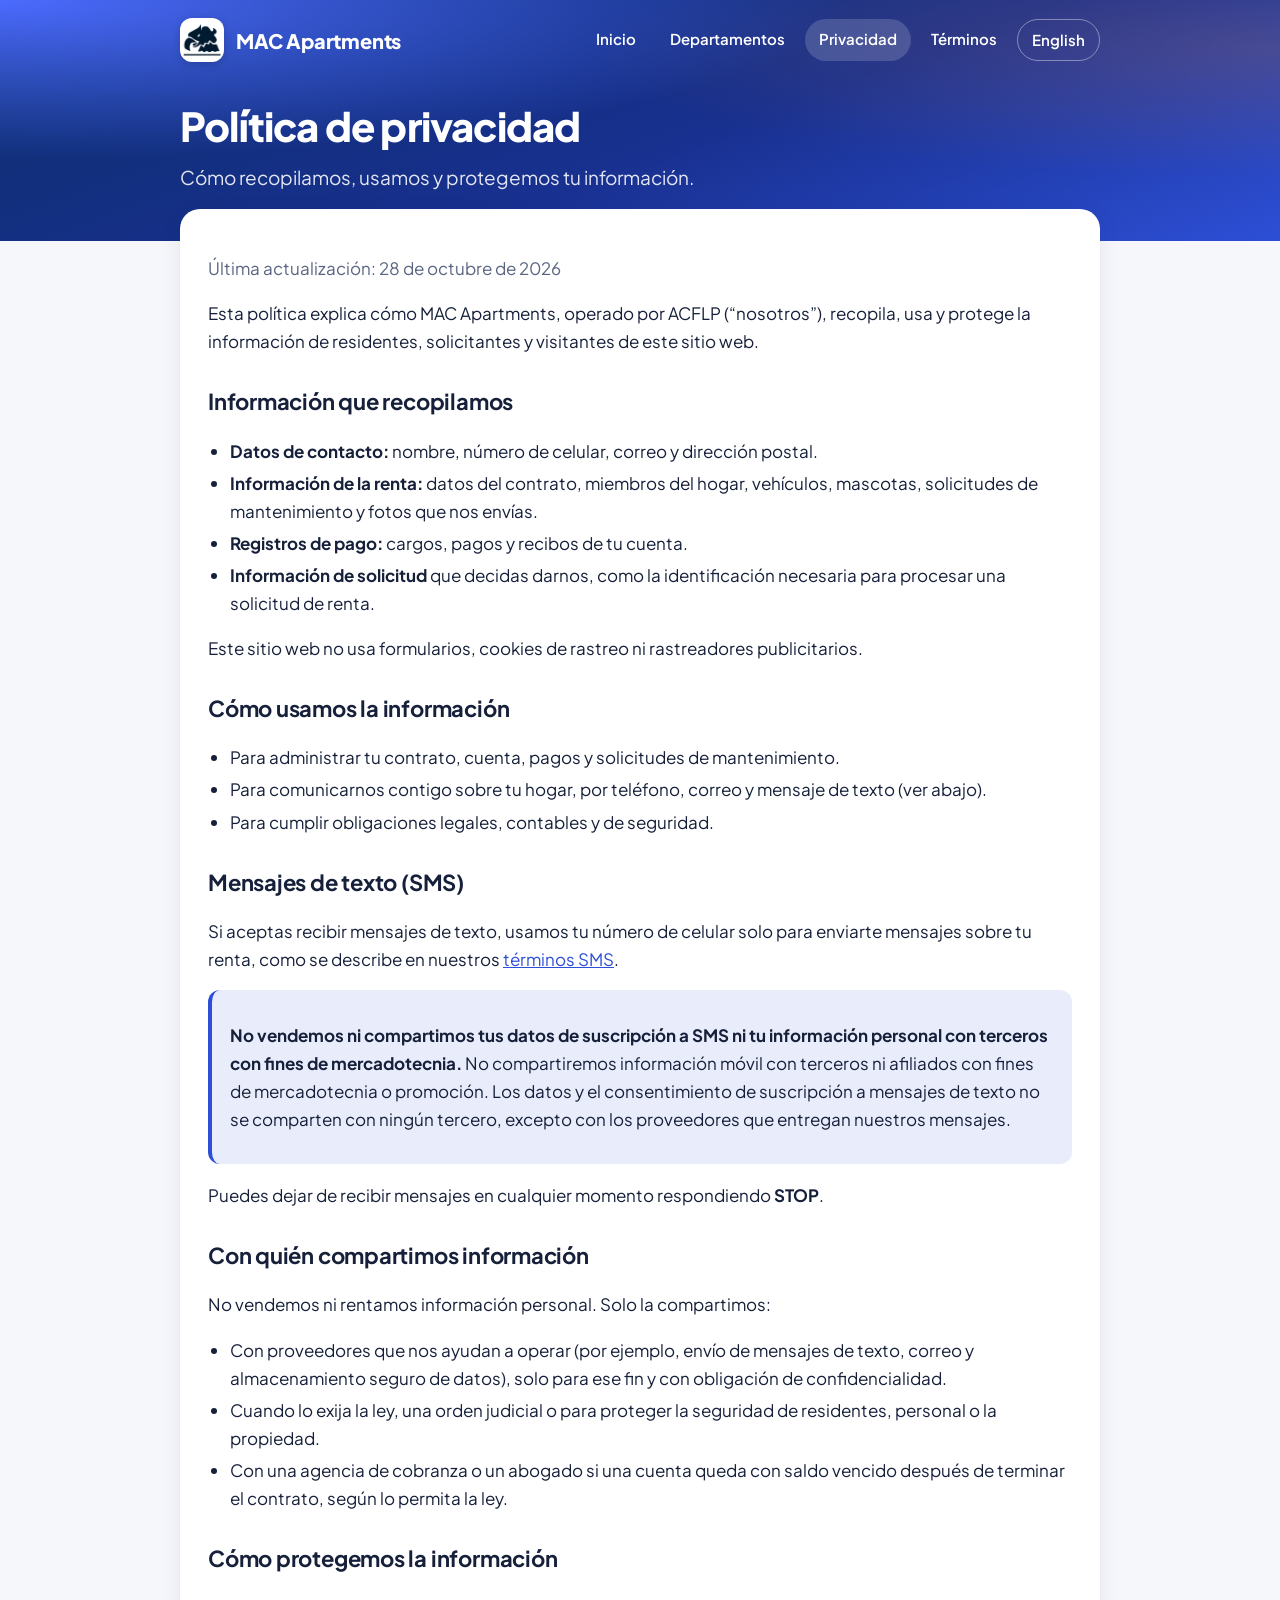
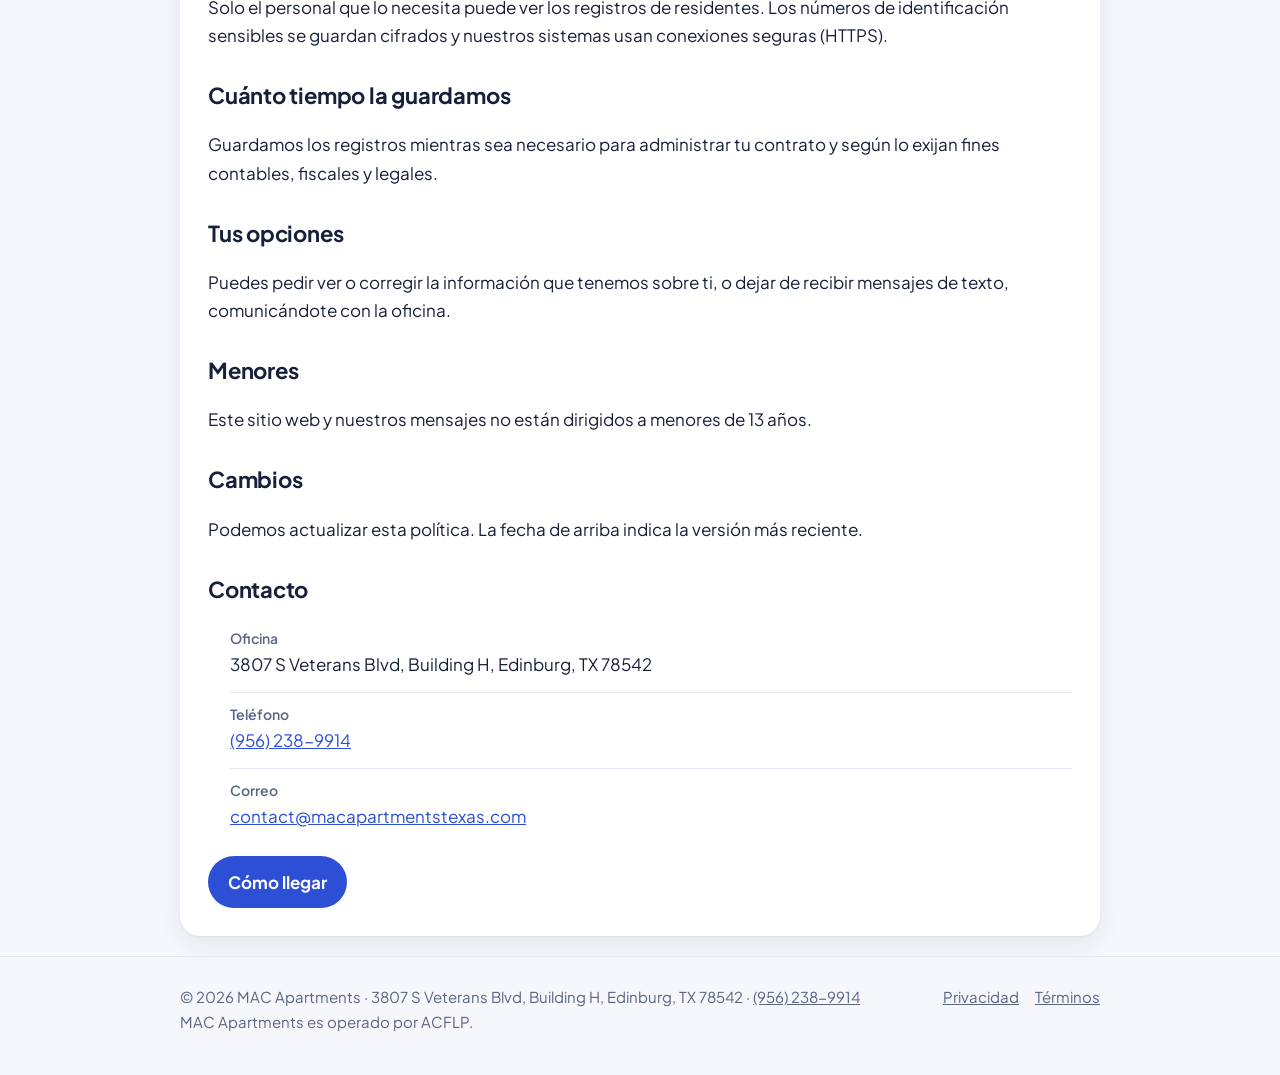
<file: es/privacidad.html>
<!doctype html>
<html lang="es">
<head>
<meta charset="utf-8">
<meta name="viewport" content="width=device-width, initial-scale=1">
<title>Política de privacidad · MAC Apartments</title>
<meta name="description" content="Cómo MAC Apartments recopila, usa y protege la información de residentes, incluidos los mensajes de texto.">
<link rel="icon" type="image/png" sizes="32x32" href="../assets/favicon-32.png">
<link rel="icon" type="image/png" sizes="192x192" href="../assets/icon.png">
<link rel="apple-touch-icon" href="../assets/apple-touch-icon.png">
<link rel="preconnect" href="https://fonts.googleapis.com">
<link rel="preconnect" href="https://fonts.gstatic.com" crossorigin>
<link href="https://fonts.googleapis.com/css2?family=Plus+Jakarta+Sans:wght@400;600;700;800&display=swap" rel="stylesheet">
<link rel="stylesheet" href="../assets/site.css">
<link rel="alternate" hreflang="en" href="../privacy.html">
</head>
<body>
<header class="top">
  <div class="wrap">
    <nav class="nav">
      <a class="brand" href="index.html"><img src="../assets/icon.png" alt="" width="40" height="40">MAC Apartments</a>
      <div class="links">
        <a href="index.html">Inicio</a>
        <a href="departamentos.html">Departamentos</a>
        <a href="privacidad.html" aria-current="page">Privacidad</a>
        <a href="terminos.html">Términos</a>
        <a class="lang" href="../privacy.html" hreflang="en">English</a>
      </div>
    </nav>
    <div class="hero small">
      <h1>Política de privacidad</h1>
      <p>Cómo recopilamos, usamos y protegemos tu información.</p>
    </div>
  </div>
</header>
<main class="wrap lift">
  <article class="card legal">
    <p class="muted">Última actualización: 28 de octubre de 2026</p>
    <p>Esta política explica cómo MAC Apartments, operado por ACFLP (“nosotros”), recopila, usa y protege la información de residentes, solicitantes y visitantes de este sitio web.</p>

    <h2>Información que recopilamos</h2>
    <ul>
      <li><strong>Datos de contacto:</strong> nombre, número de celular, correo y dirección postal.</li>
      <li><strong>Información de la renta:</strong> datos del contrato, miembros del hogar, vehículos, mascotas, solicitudes de mantenimiento y fotos que nos envías.</li>
      <li><strong>Registros de pago:</strong> cargos, pagos y recibos de tu cuenta.</li>
      <li><strong>Información de solicitud</strong> que decidas darnos, como la identificación necesaria para procesar una solicitud de renta.</li>
    </ul>
    <p>Este sitio web no usa formularios, cookies de rastreo ni rastreadores publicitarios.</p>

    <h2>Cómo usamos la información</h2>
    <ul>
      <li>Para administrar tu contrato, cuenta, pagos y solicitudes de mantenimiento.</li>
      <li>Para comunicarnos contigo sobre tu hogar, por teléfono, correo y mensaje de texto (ver abajo).</li>
      <li>Para cumplir obligaciones legales, contables y de seguridad.</li>
    </ul>

    <h2>Mensajes de texto (SMS)</h2>
    <p>Si aceptas recibir mensajes de texto, usamos tu número de celular solo para enviarte mensajes sobre tu renta, como se describe en nuestros <a href="terminos.html">términos SMS</a>.</p>
    <div class="note">
      <p><strong>No vendemos ni compartimos tus datos de suscripción a SMS ni tu información personal con terceros con fines de mercadotecnia.</strong> No compartiremos información móvil con terceros ni afiliados con fines de mercadotecnia o promoción. Los datos y el consentimiento de suscripción a mensajes de texto no se comparten con ningún tercero, excepto con los proveedores que entregan nuestros mensajes.</p>
    </div>
    <p>Puedes dejar de recibir mensajes en cualquier momento respondiendo <strong>STOP</strong>.</p>

    <h2>Con quién compartimos información</h2>
    <p>No vendemos ni rentamos información personal. Solo la compartimos:</p>
    <ul>
      <li>Con proveedores que nos ayudan a operar (por ejemplo, envío de mensajes de texto, correo y almacenamiento seguro de datos), solo para ese fin y con obligación de confidencialidad.</li>
      <li>Cuando lo exija la ley, una orden judicial o para proteger la seguridad de residentes, personal o la propiedad.</li>
      <li>Con una agencia de cobranza o un abogado si una cuenta queda con saldo vencido después de terminar el contrato, según lo permita la ley.</li>
    </ul>

    <h2>Cómo protegemos la información</h2>
    <p>Solo el personal que lo necesita puede ver los registros de residentes. Los números de identificación sensibles se guardan cifrados y nuestros sistemas usan conexiones seguras (HTTPS).</p>

    <h2>Cuánto tiempo la guardamos</h2>
    <p>Guardamos los registros mientras sea necesario para administrar tu contrato y según lo exijan fines contables, fiscales y legales.</p>

    <h2>Tus opciones</h2>
    <p>Puedes pedir ver o corregir la información que tenemos sobre ti, o dejar de recibir mensajes de texto, comunicándote con la oficina.</p>

    <h2>Menores</h2>
    <p>Este sitio web y nuestros mensajes no están dirigidos a menores de 13 años.</p>

    <h2>Cambios</h2>
    <p>Podemos actualizar esta política. La fecha de arriba indica la versión más reciente.</p>

    <h2>Contacto</h2>
    <ul class="contact">
      <li><strong>Oficina</strong>3807 S Veterans Blvd, Building H, Edinburg, TX 78542</li>
      <li><strong>Teléfono</strong><a href="tel:+19562389914">(956) 238-9914</a></li>
      <li><strong>Correo</strong><a href="mailto:contact@macapartmentstexas.com">contact@macapartmentstexas.com</a></li>
    </ul>
    <a class="btn" href="https://www.google.com/maps/search/?api=1&query=3807+S+Veterans+Blvd+Edinburg+TX+78542" target="_blank" rel="noopener">Cómo llegar</a>
  </article>
</main>
<footer>
  <div class="wrap">
    <span>© 2026 MAC Apartments · 3807 S Veterans Blvd, Building H, Edinburg, TX 78542 · <a href="tel:+19562389914">(956) 238-9914</a><br>MAC Apartments es operado por ACFLP.</span>
    <nav><a href="privacidad.html">Privacidad</a><a href="terminos.html">Términos</a></nav>
  </div>
</footer>
</body>
</html>
</file>
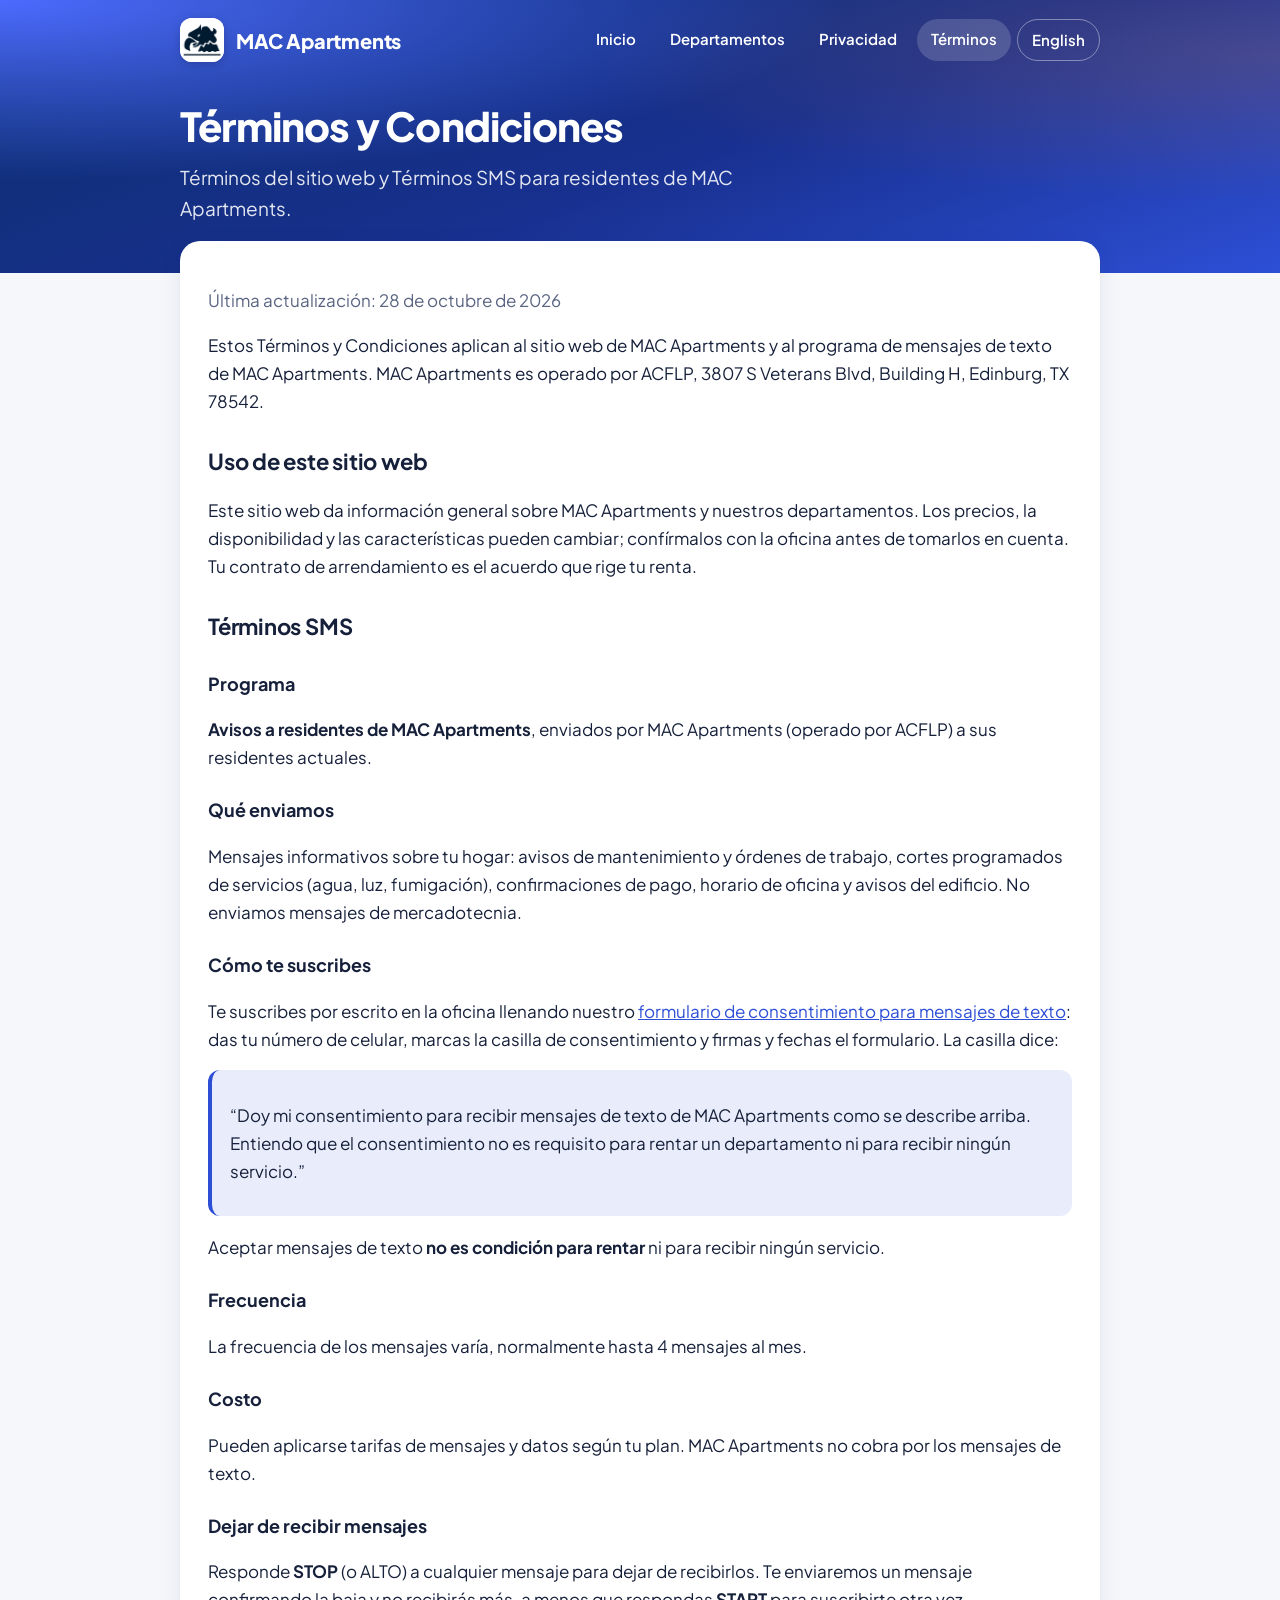
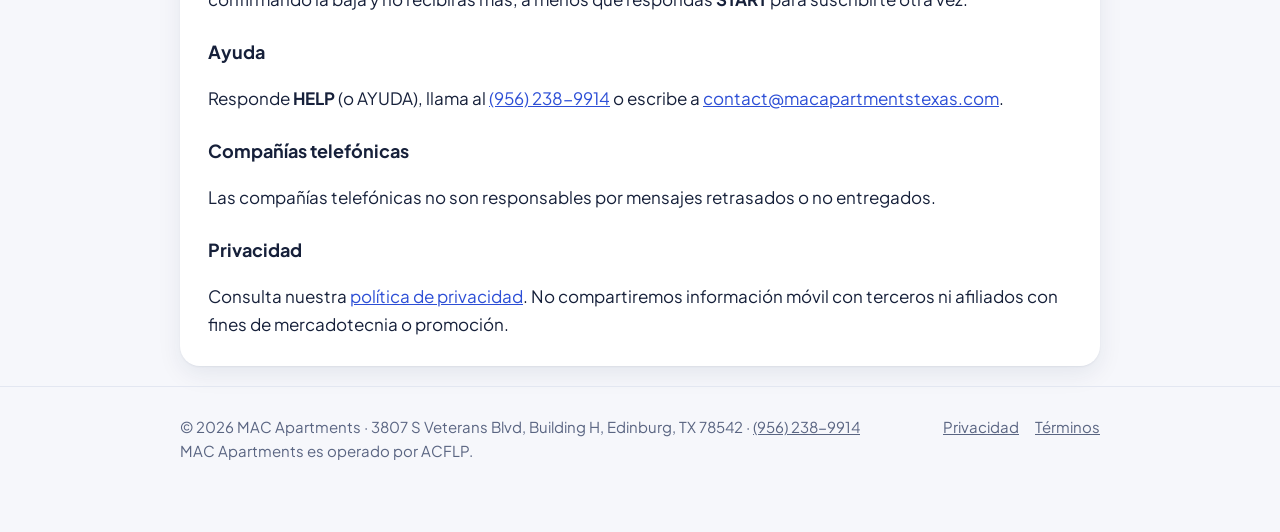
<file: es/terminos-sms.html>
<!doctype html><meta charset="utf-8"><title>Terms &amp; Conditions · MAC Apartments</title><link rel="canonical" href="terminos.html#sms"><meta http-equiv="refresh" content="0; url=terminos.html#sms"><a href="terminos.html#sms">Terms &amp; Conditions</a>
</file>
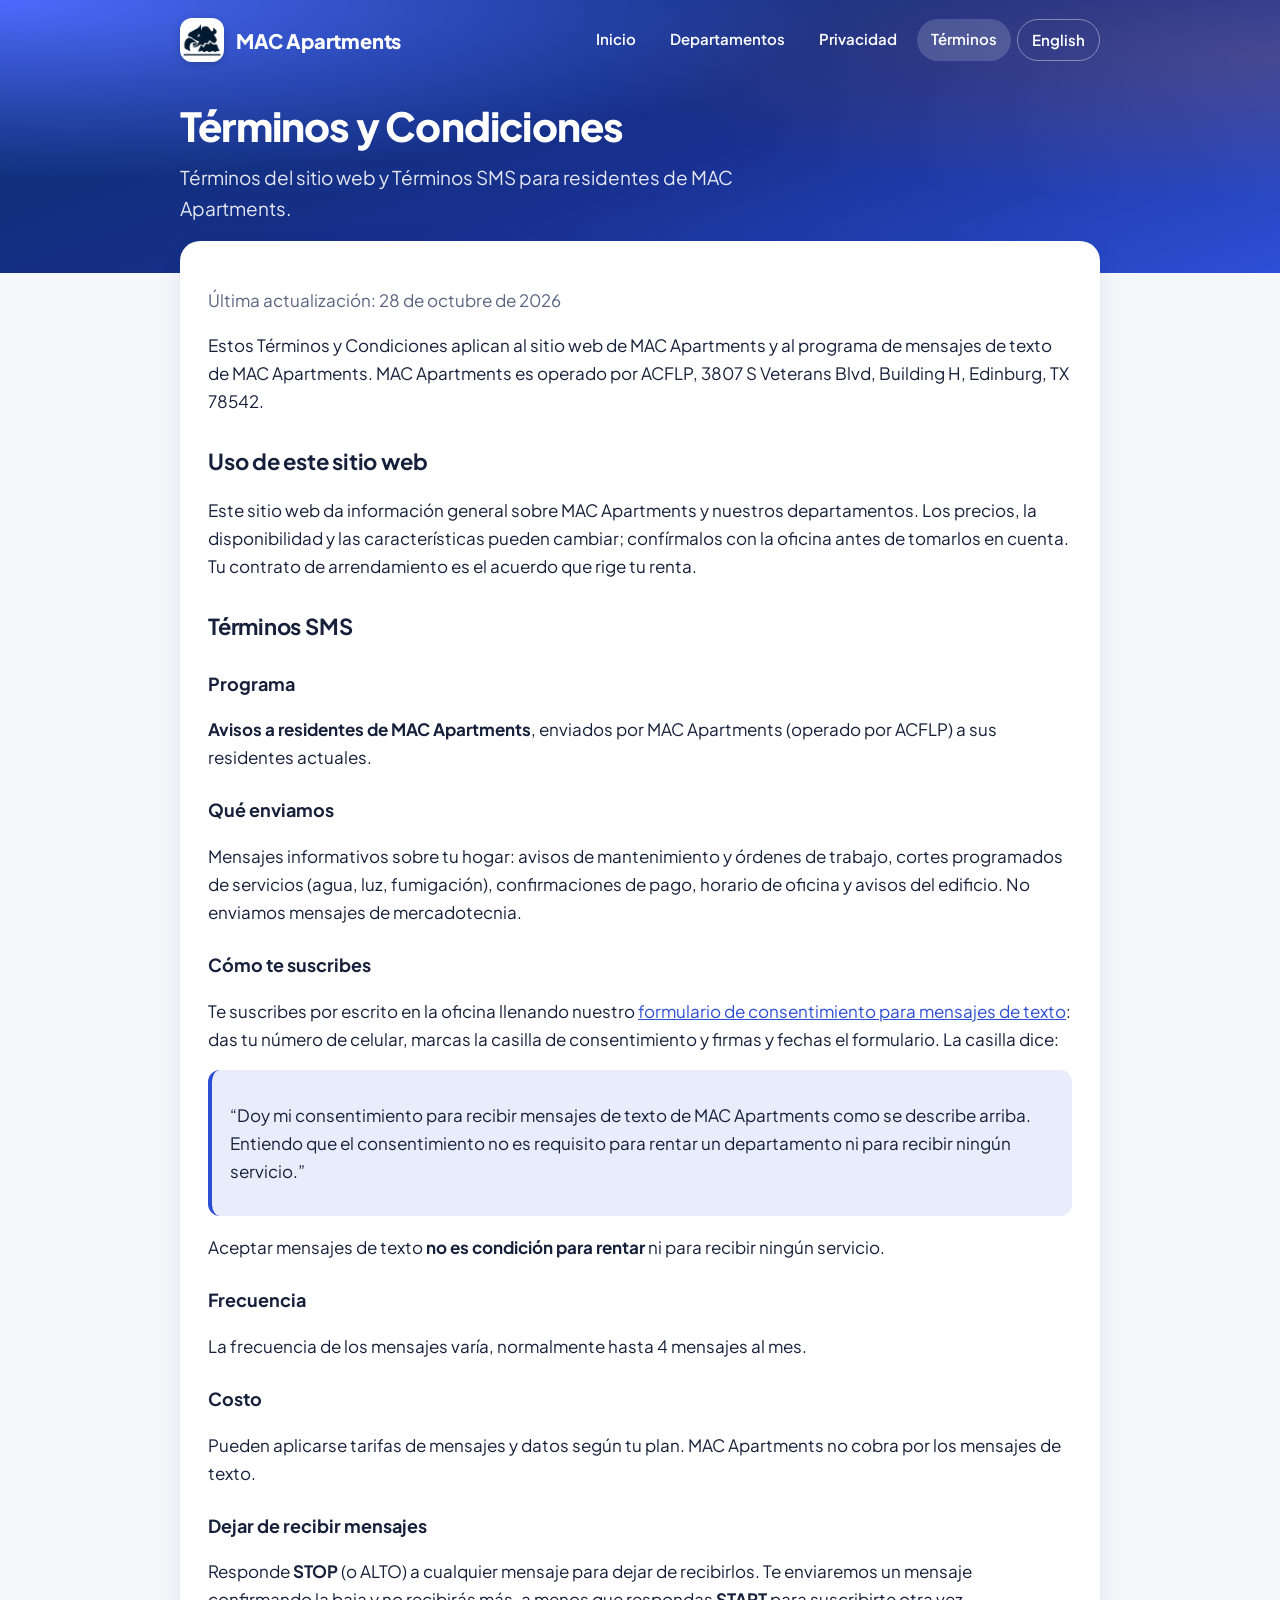
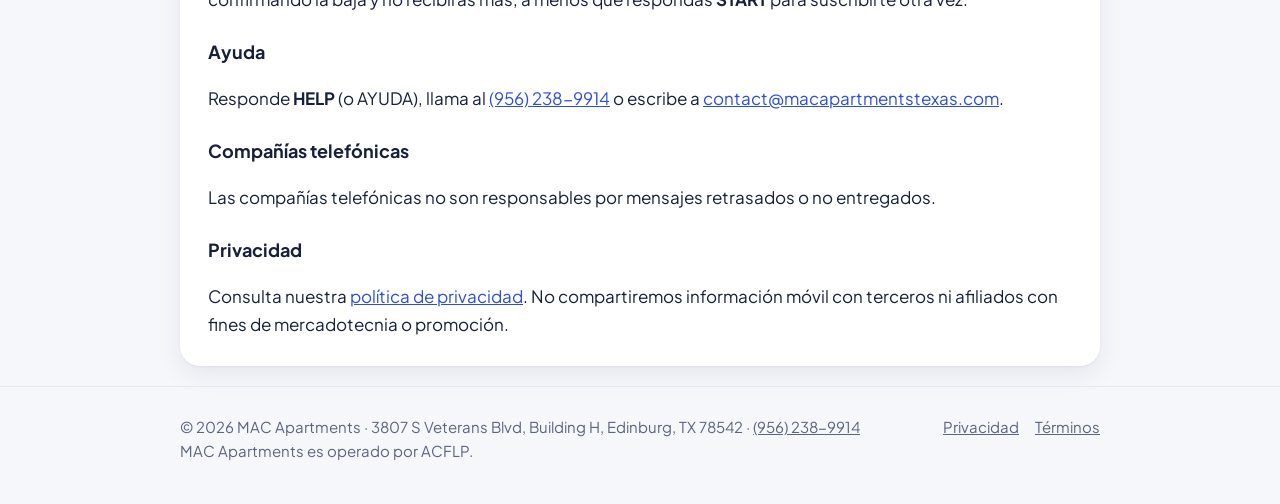
<file: es/terminos.html>
<!doctype html>
<html lang="es">
<head>
<meta charset="utf-8">
<meta name="viewport" content="width=device-width, initial-scale=1">
<title>Términos y Condiciones · MAC Apartments</title>
<meta name="description" content="Términos y Condiciones de MAC Apartments, incluidos los Términos SMS: qué enviamos, frecuencia, tarifas, STOP y HELP.">
<link rel="icon" type="image/png" sizes="32x32" href="../assets/favicon-32.png">
<link rel="icon" type="image/png" sizes="192x192" href="../assets/icon.png">
<link rel="apple-touch-icon" href="../assets/apple-touch-icon.png">
<link rel="preconnect" href="https://fonts.googleapis.com">
<link rel="preconnect" href="https://fonts.gstatic.com" crossorigin>
<link href="https://fonts.googleapis.com/css2?family=Plus+Jakarta+Sans:wght@400;600;700;800&display=swap" rel="stylesheet">
<link rel="stylesheet" href="../assets/site.css">
<link rel="alternate" hreflang="en" href="../terms.html">
</head>
<body>
<header class="top">
  <div class="wrap">
    <nav class="nav">
      <a class="brand" href="index.html"><img src="../assets/icon.png" alt="" width="40" height="40">MAC Apartments</a>
      <div class="links">
        <a href="index.html">Inicio</a>
        <a href="departamentos.html">Departamentos</a>
        <a href="privacidad.html">Privacidad</a>
        <a href="terminos.html" aria-current="page">Términos</a>
        <a class="lang" href="../terms.html" hreflang="en">English</a>
      </div>
    </nav>
    <div class="hero small">
      <h1>Términos y Condiciones</h1>
      <p>Términos del sitio web y Términos SMS para residentes de MAC Apartments.</p>
    </div>
  </div>
</header>
<main class="wrap lift">
  <article class="card legal">
    <p class="muted">Última actualización: 28 de octubre de 2026</p>
    <p>Estos Términos y Condiciones aplican al sitio web de MAC Apartments y al programa de mensajes de texto de MAC Apartments. MAC Apartments es operado por ACFLP, 3807 S Veterans Blvd, Building H, Edinburg, TX 78542.</p>

    <h2>Uso de este sitio web</h2>
    <p>Este sitio web da información general sobre MAC Apartments y nuestros departamentos. Los precios, la disponibilidad y las características pueden cambiar; confírmalos con la oficina antes de tomarlos en cuenta. Tu contrato de arrendamiento es el acuerdo que rige tu renta.</p>

    <h2 id="sms">Términos SMS</h2>

    <h3>Programa</h3>
    <p><strong>Avisos a residentes de MAC Apartments</strong>, enviados por MAC Apartments (operado por ACFLP) a sus residentes actuales.</p>

    <h3>Qué enviamos</h3>
    <p>Mensajes informativos sobre tu hogar: avisos de mantenimiento y órdenes de trabajo, cortes programados de servicios (agua, luz, fumigación), confirmaciones de pago, horario de oficina y avisos del edificio. No enviamos mensajes de mercadotecnia.</p>

    <h3>Cómo te suscribes</h3>
    <p>Te suscribes por escrito en la oficina llenando nuestro <a href="consentimiento-sms.html">formulario de consentimiento para mensajes de texto</a>: das tu número de celular, marcas la casilla de consentimiento y firmas y fechas el formulario. La casilla dice:</p>
    <div class="note"><p>“Doy mi consentimiento para recibir mensajes de texto de MAC Apartments como se describe arriba. Entiendo que el consentimiento no es requisito para rentar un departamento ni para recibir ningún servicio.”</p></div>
    <p>Aceptar mensajes de texto <strong>no es condición para rentar</strong> ni para recibir ningún servicio.</p>

    <h3>Frecuencia</h3>
    <p>La frecuencia de los mensajes varía, normalmente hasta 4 mensajes al mes.</p>

    <h3>Costo</h3>
    <p>Pueden aplicarse tarifas de mensajes y datos según tu plan. MAC Apartments no cobra por los mensajes de texto.</p>

    <h3>Dejar de recibir mensajes</h3>
    <p>Responde <strong>STOP</strong> (o ALTO) a cualquier mensaje para dejar de recibirlos. Te enviaremos un mensaje confirmando la baja y no recibirás más, a menos que respondas <strong>START</strong> para suscribirte otra vez.</p>

    <h3>Ayuda</h3>
    <p>Responde <strong>HELP</strong> (o AYUDA), llama al <a href="tel:+19562389914">(956) 238-9914</a> o escribe a <a href="mailto:contact@macapartmentstexas.com">contact@macapartmentstexas.com</a>.</p>

    <h3>Compañías telefónicas</h3>
    <p>Las compañías telefónicas no son responsables por mensajes retrasados o no entregados.</p>

    <h3>Privacidad</h3>
    <p>Consulta nuestra <a href="privacidad.html">política de privacidad</a>. No compartiremos información móvil con terceros ni afiliados con fines de mercadotecnia o promoción.</p>
  </article>
</main>
<footer>
  <div class="wrap">
    <span>© 2026 MAC Apartments · 3807 S Veterans Blvd, Building H, Edinburg, TX 78542 · <a href="tel:+19562389914">(956) 238-9914</a><br>MAC Apartments es operado por ACFLP.</span>
    <nav><a href="privacidad.html">Privacidad</a><a href="terminos.html">Términos</a></nav>
  </div>
</footer>
</body>
</html>
</file>
<file: assets/site.css>
:root {
  --navy: #0b2e6b;
  --blue: #2d4fd6;
  --accent: #e8833a;
  --bg: #f6f7fb;
  --surface: #ffffff;
  --text: #16203a;
  --muted: #5a6582;
  --line: #e3e7f1;
  --radius: 20px;
  --shadow: 0 1px 2px rgba(16, 32, 72, 0.06), 0 8px 24px rgba(16, 32, 72, 0.08);
  --hero: radial-gradient(120% 120% at 0% 0%, #4c6bff 0%, transparent 55%),
    radial-gradient(90% 90% at 100% 20%, #e8833a33 0%, transparent 60%),
    linear-gradient(160deg, #0b2e6b 0%, #18308f 55%, #2d4fd6 100%);
  color-scheme: light dark;
}

@media (prefers-color-scheme: dark) {
  :root {
    --blue: #7b93ff;
    --bg: #0d1220;
    --surface: #161d31;
    --text: #e8ecf7;
    --muted: #a3acc4;
    --line: #26304a;
    --shadow: 0 1px 2px rgba(0, 0, 0, 0.4), 0 8px 24px rgba(0, 0, 0, 0.3);
  }
}

* { box-sizing: border-box; }

html { -webkit-text-size-adjust: 100%; }

body {
  margin: 0;
  background: var(--bg);
  color: var(--text);
  font: 400 17px/1.65 "Plus Jakarta Sans", system-ui, -apple-system, "Segoe UI", Roboto, sans-serif;
}

a { color: var(--blue); }

.wrap { max-width: 960px; margin: 0 auto; padding: 0 20px; }

/* Header */
.top { background: var(--hero); color: #fff; }
.nav { display: flex; align-items: center; justify-content: space-between; gap: 16px; padding: 18px 0; flex-wrap: wrap; }
.brand { display: flex; align-items: center; gap: 12px; color: #fff; text-decoration: none; font-weight: 800; font-size: 20px; letter-spacing: -0.01em; }
.brand img { width: 44px; height: 44px; border-radius: 12px; background: #fff; box-shadow: 0 2px 8px rgba(0, 0, 0, 0.18); }
.links { display: flex; gap: 6px; flex-wrap: wrap; }
.links a { color: #fff; text-decoration: none; font-weight: 600; font-size: 15px; padding: 8px 14px; border-radius: 999px; }
.links a:hover, .links a[aria-current="page"] { background: rgba(255, 255, 255, 0.16); }
.links a.lang { border: 1px solid rgba(255, 255, 255, 0.4); }

.hero { padding: 40px 0 64px; }
.hero h1 { font-size: clamp(32px, 6vw, 52px); line-height: 1.1; letter-spacing: -0.02em; margin: 0 0 14px; font-weight: 800; }
.hero p { font-size: 19px; max-width: 620px; margin: 0; color: rgba(255, 255, 255, 0.88); }
.hero.small { padding: 24px 0 48px; }
.hero.small h1 { font-size: clamp(28px, 5vw, 40px); }

/* Content */
main { padding: 0 0 56px; }
.lift { margin-top: -32px; }
.card { background: var(--surface); border-radius: var(--radius); box-shadow: var(--shadow); padding: 28px; margin-bottom: 20px; }
.grid { display: grid; gap: 20px; grid-template-columns: repeat(auto-fit, minmax(260px, 1fr)); }
.grid .card { margin: 0; }

h2 { font-size: 22px; letter-spacing: -0.01em; margin: 0 0 10px; }
h3 { font-size: 18px; margin: 24px 0 6px; }
.card > :last-child { margin-bottom: 0; }
.muted { color: var(--muted); }
.eyebrow { text-transform: uppercase; letter-spacing: 0.08em; font-size: 13px; font-weight: 700; color: var(--accent); margin: 0 0 6px; }

.contact { list-style: none; padding: 0; margin: 0; }
.contact li { padding: 10px 0; border-top: 1px solid var(--line); }
.contact li:first-child { border-top: 0; }
.contact strong { display: block; font-size: 14px; color: var(--muted); font-weight: 600; }

.btn { display: inline-block; background: var(--blue); color: #fff; text-decoration: none; font-weight: 700; padding: 12px 20px; border-radius: 999px; margin-top: 12px; }
@media (prefers-color-scheme: dark) { .btn { color: #0d1220; } }

.legal h2 { margin-top: 28px; }
.legal h2:first-child { margin-top: 0; }
.legal ul { padding-left: 22px; }
.legal li { margin: 4px 0; }
.note { background: color-mix(in srgb, var(--blue) 10%, transparent); border-left: 4px solid var(--blue); border-radius: 12px; padding: 14px 18px; margin: 16px 0; }

footer { border-top: 1px solid var(--line); padding: 28px 0 40px; color: var(--muted); font-size: 15px; }
footer .wrap { display: flex; justify-content: space-between; gap: 16px; flex-wrap: wrap; }
footer a { color: var(--muted); }
footer nav { display: flex; gap: 16px; flex-wrap: wrap; }

@media (max-width: 520px) {
  body { font-size: 16px; }
  .card { padding: 22px; }
  .wrap { padding: 0 16px; }
}

/* Apartments */
.section-title { margin: 32px 0 14px; font-size: 24px; }
.photo { margin: 20px 0 0; }
.photo img, .teaser img { display: block; width: 100%; height: auto; border-radius: 14px; }
.teaser { display: grid; gap: 24px; grid-template-columns: 1fr; align-items: center; }
.teaser img { aspect-ratio: 4 / 3; object-fit: cover; }
@media (min-width: 760px) { .teaser { grid-template-columns: 1.1fr 1fr; } }
.plan h3 { margin-top: 16px; }
.plan p { margin: 0; }
.plan-img { background: #fff; border-radius: 14px; padding: 12px; border: 1px solid var(--line); }
.plan-img img { display: block; width: 100%; height: 260px; object-fit: contain; }
.features { list-style: none; padding: 0; margin: 8px 0 0; display: grid; gap: 10px 20px; grid-template-columns: repeat(auto-fill, minmax(220px, 1fr)); }
.features li { padding-left: 28px; position: relative; }
.features li::before { content: "✓"; position: absolute; left: 0; top: 0; color: var(--blue); font-weight: 800; }

/* Listing */
.listing { display: grid; gap: 24px; grid-template-columns: 1fr; align-items: center; }
@media (min-width: 760px) { .listing { grid-template-columns: 1.2fr 1fr; } }
.listing .cover { display: block; width: 100%; height: auto; aspect-ratio: 4 / 3; object-fit: cover; border-radius: 14px; }
.listing h2 { margin-bottom: 2px; }
.price { font-size: 18px; margin: 10px 0 14px; color: var(--muted); }
.price strong { font-size: 34px; color: var(--text); letter-spacing: -0.02em; }
.facts { display: grid; grid-template-columns: repeat(4, 1fr); gap: 8px; margin: 0 0 16px; }
.fact { background: color-mix(in srgb, var(--blue) 8%, transparent); border-radius: 12px; padding: 10px 6px; text-align: center; }
.fact strong { display: block; font-size: 20px; }
.fact span { font-size: 13px; color: var(--muted); }
.gallery { display: grid; gap: 10px; grid-template-columns: repeat(auto-fill, minmax(160px, 1fr)); margin: 12px 0 24px; }
.gallery a { display: block; border-radius: 14px; overflow: hidden; box-shadow: var(--shadow); }
.gallery img { display: block; width: 100%; aspect-ratio: 3 / 4; object-fit: cover; transition: transform 0.25s ease; }
.gallery a:hover img { transform: scale(1.04); }
@media (prefers-reduced-motion: reduce) { .gallery img { transition: none; } }

.jump { display: flex; gap: 8px; flex-wrap: wrap; padding: 12px; }
.jump a { flex: 1; text-align: center; text-decoration: none; font-weight: 700; padding: 10px 16px; border-radius: 999px; background: color-mix(in srgb, var(--blue) 10%, transparent); }
.listing { scroll-margin-top: 16px; margin-top: 12px; }
.price .ask { font-size: 22px; }
.gallery-note { margin: 4px 0 0; }
@media (max-width: 420px) { .facts { grid-template-columns: repeat(2, 1fr); } }

/* SMS consent form (printable) */
.consent-head { display: flex; align-items: center; gap: 14px; margin-bottom: 18px; }
.consent-head img { border-radius: 12px; border: 1px solid var(--line); }
.consent .btn { border: 0; font: inherit; font-weight: 700; cursor: pointer; margin: 4px 0 20px; }
.fields { display: flex; flex-wrap: wrap; gap: 18px 24px; margin: 18px 0; }
.line { flex: 1 1 100%; border-bottom: 1.5px solid var(--text); }
.line.half { flex: 1 1 260px; }
.line span { display: block; font-size: 13px; color: var(--muted); padding-bottom: 30px; }
.choice { flex: 1 1 100%; margin: 0; font-size: 15px; }
.fields + .fields, .agree { margin-top: 36px; }
.terms p { margin: 10px 0; }
.agree { display: flex; gap: 10px; font-weight: 600; padding: 14px 16px; border: 1.5px solid var(--line); border-radius: 12px; }
.agree .box { font-size: 24px; line-height: 1; }
.small { font-size: 14px; }
.office { margin-top: 40px; padding: 16px; border: 1px dashed var(--line); border-radius: 12px; }
@media print {
  .top, footer, .no-print { display: none !important; }
  body { background: #fff; color: #000; font-size: 11.5pt; line-height: 1.5; }
  @page { margin: 14mm; }
  .fields { margin: 10px 0; gap: 12px 24px; }
  .line span { padding-bottom: 22px; }
  .fields + .fields, .agree { margin-top: 20px; }
  .office { margin-top: 20px; }
  .consent h2 { margin-top: 4px; }
  main.lift { margin-top: 0; padding: 0; }
  .card { box-shadow: none; padding: 0; }
  .line { border-color: #000; }
}

.actions { display: flex; flex-wrap: wrap; align-items: center; gap: 12px; margin: 4px 0 20px; }
.actions .btn { margin: 0; }
</file>
